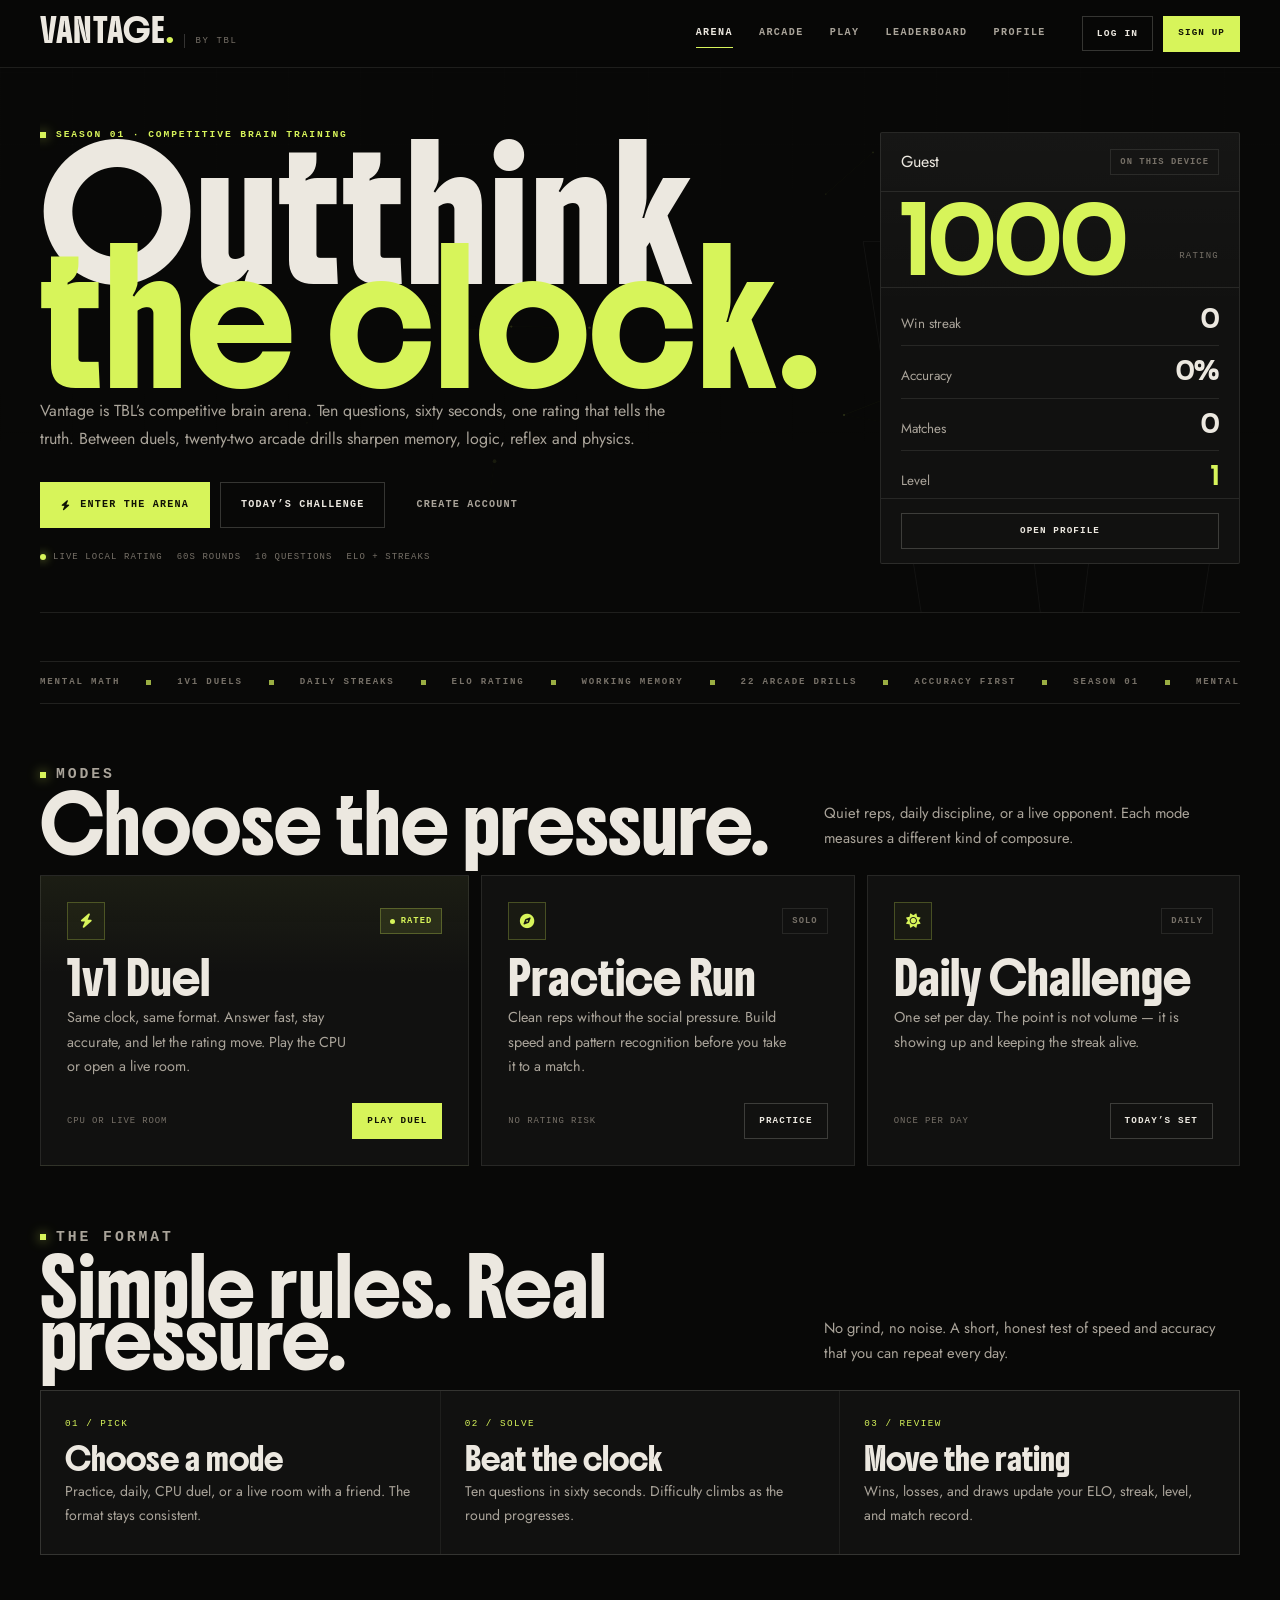
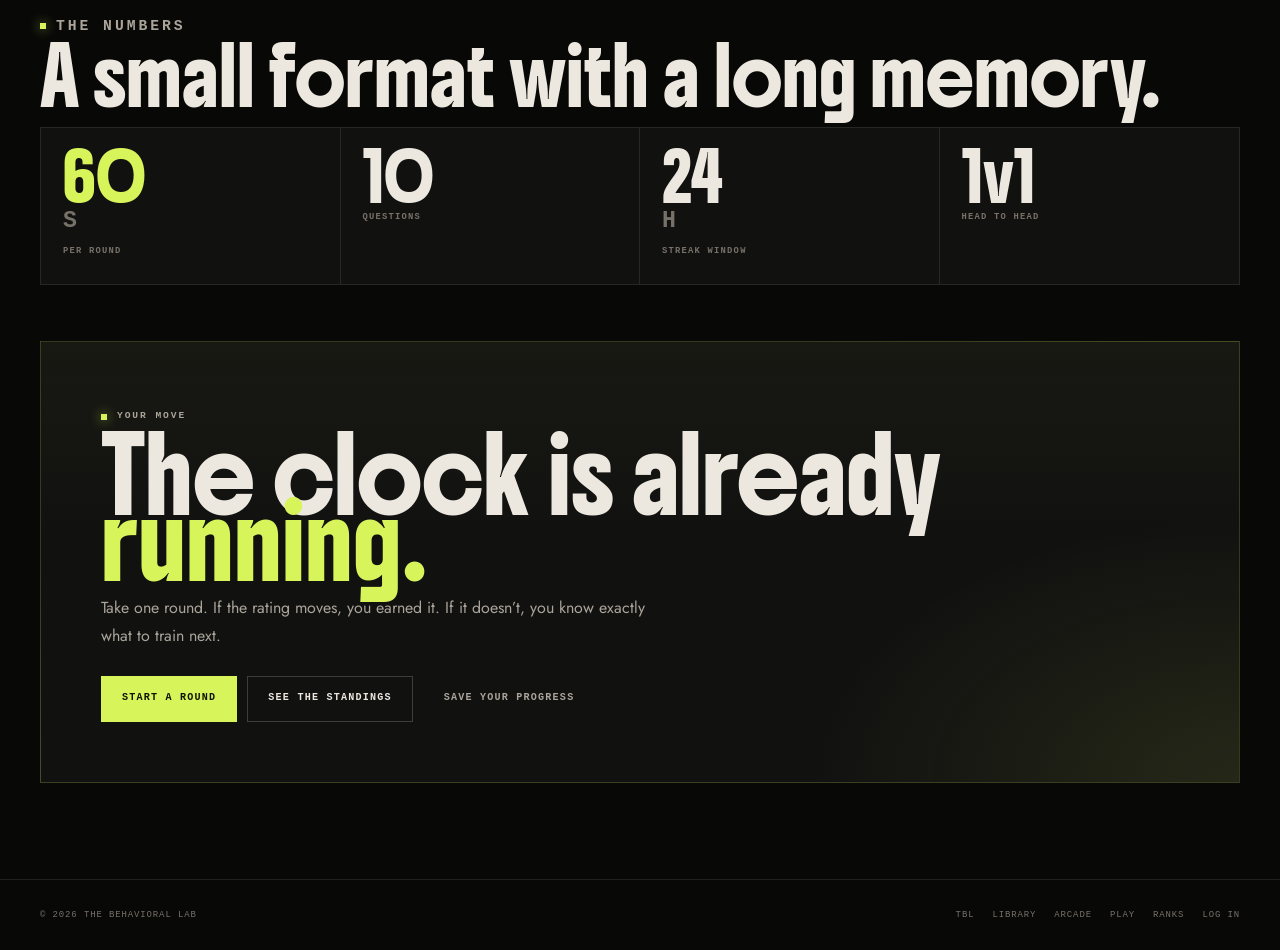
<file: game/index.html>
<!doctype html>
<html lang="en">
<head>
  <meta charset="UTF-8" />
  <meta name="viewport" content="width=device-width, initial-scale=1.0" />
  <title>Vantage — Competitive Brain Training by TBL</title>
  <meta name="description" content="Vantage is The Behavioral Lab's competitive brain arena. Duel in mental math, protect a daily streak, and watch your rating tell the truth." />
  <meta name="theme-color" content="#080807" />
  <meta property="og:title" content="Vantage — Outthink the clock" />
  <meta property="og:description" content="Ten questions. Sixty seconds. One rating. Competitive brain training by The Behavioral Lab." />
  <link rel="icon" href="../assets/logo/favicon.ico" sizes="any" />
  <link rel="stylesheet" href="https://cdnjs.cloudflare.com/ajax/libs/font-awesome/6.5.2/css/all.min.css" crossorigin="anonymous" referrerpolicy="no-referrer" />
  <link rel="stylesheet" href="../css/root.css" data-fallbacks="/public/TBL/css/root.css,/TBL/css/root.css,../../css/root.css,../css/root.css" onerror="(function(l){var a=(l.dataset.fallbacks||'').split(',');var i=+(l.dataset.i||0);if(i<a.length){l.dataset.i=i+1;l.href=a[i];}})(this)" />
  <link rel="stylesheet" href="./css/game.css" data-fallbacks="/public/TBL/game/css/game.css,/TBL/game/css/game.css,../game/css/game.css,css/game.css" onerror="(function(l){var a=(l.dataset.fallbacks||'').split(',');var i=+(l.dataset.i||0);if(i<a.length){l.dataset.i=i+1;l.href=a[i];}})(this)" />
</head>
<body class="game-page">
  <a class="v-skip" href="#main">Skip to content</a>

  <header class="v-header">
    <div class="v-header-inner">
      <a class="v-brand" href="./index.html" aria-label="Vantage by The Behavioral Lab">
        <span class="v-brand-mark">VANTAGE<span>.</span></span>
        <span class="v-brand-sub">by TBL</span>
      </a>
      <nav class="v-nav" aria-label="Vantage">
        <a href="./index.html" aria-current="page">Arena</a>
        <a href="./arcade.html">Arcade</a>
        <a href="./play.html">Play</a>
        <a href="./leaderboard.html">Leaderboard</a>
        <a href="./profile.html">Profile</a>
      </nav>
      <div class="v-auth" data-auth-area>
        <a class="v-auth-link" href="./login.html">Log in</a>
        <a class="v-btn v-btn-signal v-btn-sm" href="./signup.html">Sign up</a>
      </div>
    </div>
  </header>

  <main id="main" class="v-shell">
    <section class="v-hero-stage">
      <canvas class="v-field" data-signal-field aria-hidden="true"></canvas>
      <div class="v-hero">
        <div>
          <p class="v-kicker v-rise">Season 01 · Competitive brain training</p>
          <h1 class="v-rise v-rise-1">Outthink <span class="v-hero-accent">the clock.</span></h1>
          <p class="v-lead v-rise v-rise-2">Vantage is TBL’s competitive brain arena. Ten questions, sixty seconds, one rating that tells the truth. Between duels, twenty-two arcade drills sharpen memory, logic, reflex and physics.</p>
          <div class="v-hero-actions v-rise v-rise-3">
            <a href="./play.html" class="v-btn v-btn-signal"><i class="fa-solid fa-bolt" aria-hidden="true"></i> Enter the arena</a>
            <a href="./play.html?mode=daily" class="v-btn">Today’s challenge</a>
            <a href="./signup.html" class="v-btn v-btn-ghost" data-guest-only>Create account</a>
          </div>
          <div class="v-live-row v-rise v-rise-4">
            <span><i class="v-live-dot" aria-hidden="true"></i> Live local rating</span>
            <span>60s rounds</span>
            <span>10 questions</span>
            <span>ELO + streaks</span>
          </div>
        </div>

        <aside class="v-card v-standing v-rise v-rise-4" aria-label="Your standing">
          <div class="v-card-head">
            <span data-auth-name>Guest</span>
            <span class="v-chip">On this device</span>
          </div>
          <div class="v-standing-score">
            <strong data-stat="rating">1000</strong>
            <span>Rating</span>
          </div>
          <div class="v-standing-body">
            <div class="v-row"><span class="v-row-label">Win streak</span><span class="v-row-value" data-stat="streak">0</span></div>
            <div class="v-row"><span class="v-row-label">Accuracy</span><span class="v-row-value" data-stat="accuracy">0%</span></div>
            <div class="v-row"><span class="v-row-label">Matches</span><span class="v-row-value" data-stat="games">0</span></div>
            <div class="v-row"><span class="v-row-label">Level</span><span class="v-row-value is-signal" data-stat="level">1</span></div>
          </div>
          <div class="v-standing-foot">
            <a href="./profile.html" class="v-btn v-btn-sm">Open profile</a>
          </div>
        </aside>
      </div>
    </section>

    <div class="v-marquee" aria-hidden="true">
      <div class="v-marquee-track">
        <span>Mental math</span><span>1v1 duels</span><span>Daily streaks</span><span>ELO rating</span><span>Working memory</span><span>22 arcade drills</span><span>Accuracy first</span><span>Season 01</span>
        <span>Mental math</span><span>1v1 duels</span><span>Daily streaks</span><span>ELO rating</span><span>Working memory</span><span>22 arcade drills</span><span>Accuracy first</span><span>Season 01</span>
      </div>
    </div>

    <section class="v-section" aria-labelledby="modes-title">
      <div class="v-section-head">
        <div>
          <p class="v-kicker">Modes</p>
          <h2 id="modes-title">Choose the pressure.</h2>
        </div>
        <p>Quiet reps, daily discipline, or a live opponent. Each mode measures a different kind of composure.</p>
      </div>

      <div class="v-modes">
        <article class="v-mode is-featured reveal">
          <div class="v-mode-top">
            <div class="v-mode-icon"><i class="fa-solid fa-bolt" aria-hidden="true"></i></div>
            <span class="v-chip v-chip-live">Rated</span>
          </div>
          <h3>1v1 Duel</h3>
          <p>Same clock, same format. Answer fast, stay accurate, and let the rating move. Play the CPU or open a live room.</p>
          <div class="v-mode-foot">
            <span class="v-mode-meta">CPU or live room</span>
            <a href="./play.html?mode=duel" class="v-btn v-btn-signal v-btn-sm">Play duel</a>
          </div>
        </article>

        <article class="v-mode reveal">
          <div class="v-mode-top">
            <div class="v-mode-icon"><i class="fa-solid fa-compass" aria-hidden="true"></i></div>
            <span class="v-chip">Solo</span>
          </div>
          <h3>Practice Run</h3>
          <p>Clean reps without the social pressure. Build speed and pattern recognition before you take it to a match.</p>
          <div class="v-mode-foot">
            <span class="v-mode-meta">No rating risk</span>
            <a href="./play.html?mode=practice" class="v-btn v-btn-sm">Practice</a>
          </div>
        </article>

        <article class="v-mode reveal">
          <div class="v-mode-top">
            <div class="v-mode-icon"><i class="fa-solid fa-sun" aria-hidden="true"></i></div>
            <span class="v-chip">Daily</span>
          </div>
          <h3>Daily Challenge</h3>
          <p>One set per day. The point is not volume — it is showing up and keeping the streak alive.</p>
          <div class="v-mode-foot">
            <span class="v-mode-meta">Once per day</span>
            <a href="./play.html?mode=daily" class="v-btn v-btn-sm">Today’s set</a>
          </div>
        </article>
      </div>
    </section>

    <section class="v-section" aria-labelledby="format-title">
      <div class="v-section-head">
        <div>
          <p class="v-kicker">The format</p>
          <h2 id="format-title">Simple rules. Real pressure.</h2>
        </div>
        <p>No grind, no noise. A short, honest test of speed and accuracy that you can repeat every day.</p>
      </div>

      <div class="v-steps reveal">
        <div class="v-step">
          <div class="v-step-num">01 / PICK</div>
          <h3>Choose a mode</h3>
          <p>Practice, daily, CPU duel, or a live room with a friend. The format stays consistent.</p>
        </div>
        <div class="v-step">
          <div class="v-step-num">02 / SOLVE</div>
          <h3>Beat the clock</h3>
          <p>Ten questions in sixty seconds. Difficulty climbs as the round progresses.</p>
        </div>
        <div class="v-step">
          <div class="v-step-num">03 / REVIEW</div>
          <h3>Move the rating</h3>
          <p>Wins, losses, and draws update your ELO, streak, level, and match record.</p>
        </div>
      </div>
    </section>

    <section class="v-section" aria-labelledby="numbers-title">
      <div class="v-section-head">
        <div>
          <p class="v-kicker">The numbers</p>
          <h2 id="numbers-title">A small format with a long memory.</h2>
        </div>
      </div>
      <div class="v-metrics reveal">
        <div class="v-metric"><strong class="is-signal">60<span style="font-size:0.5em">s</span></strong><span>Per round</span></div>
        <div class="v-metric"><strong>10</strong><span>Questions</span></div>
        <div class="v-metric"><strong>24<span style="font-size:0.5em">h</span></strong><span>Streak window</span></div>
        <div class="v-metric"><strong>1v1</strong><span>Head to head</span></div>
      </div>
    </section>

    <section class="v-cta reveal" aria-labelledby="cta-title">
      <p class="v-kicker">Your move</p>
      <h2 id="cta-title">The clock is already <span>running.</span></h2>
      <p>Take one round. If the rating moves, you earned it. If it doesn’t, you know exactly what to train next.</p>
      <div class="v-cta-actions">
        <a href="./play.html" class="v-btn v-btn-signal">Start a round</a>
        <a href="./leaderboard.html" class="v-btn">See the standings</a>
        <a href="./signup.html" class="v-btn v-btn-ghost" data-guest-only>Save your progress</a>
      </div>
    </section>
  </main>

  <footer class="v-footer">
    <div class="v-footer-inner">
      <p>© <span data-year></span> The Behavioral Lab</p>
      <div class="v-footer-links">
        <a href="../index.html">TBL</a>
        <a href="../page/books.html">Library</a>
        <a href="./arcade.html">Arcade</a>
        <a href="./play.html">Play</a>
        <a href="./leaderboard.html">Ranks</a>
        <a href="./login.html">Log in</a>
      </div>
    </div>
  </footer>

  <nav class="v-tabbar" aria-label="Vantage mobile navigation">
    <a href="./index.html" aria-current="page"><i class="fa-solid fa-crosshairs" aria-hidden="true"></i>Arena</a>
    <a href="./arcade.html"><i class="fa-solid fa-gamepad" aria-hidden="true"></i>Arcade</a>
    <a href="./play.html"><i class="fa-solid fa-bolt" aria-hidden="true"></i>Play</a>
    <a href="./leaderboard.html"><i class="fa-solid fa-ranking-star" aria-hidden="true"></i>Ranks</a>
    <a href="./profile.html"><i class="fa-solid fa-user" aria-hidden="true"></i>Profile</a>
  </nav>

  <script src="../js/main.js"></script>
  <script src="./js/game-common.js"></script>
  <script src="./js/firebase-config.js"></script>
  <script src="./js/vantage-auth.js"></script>
  <script src="./js/game-ui.js"></script>
  <script>
    (() => {
      const state = Vantage.load();
      const set = (key, value) => {
        document.querySelectorAll(`[data-stat="${key}"]`).forEach((el) => { el.textContent = value; });
      };
      set('rating', state.rating);
      set('streak', state.streak);
      set('accuracy', Vantage.accuracy(state) + '%');
      set('games', state.gamesPlayed);
      set('level', state.level);

      // Signal field — lightweight canvas, pauses when hidden or reduced motion.
      const canvas = document.querySelector('[data-signal-field]');
      if (!canvas) return;
      const ctx = canvas.getContext('2d');
      if (!ctx) return;
      const reduce = window.matchMedia('(prefers-reduced-motion: reduce)').matches;
      let width = 0, height = 0, points = [], raf = null, visible = true;

      function resize() {
        const rect = canvas.getBoundingClientRect();
        const dpr = Math.min(window.devicePixelRatio || 1, 1.5);
        width = Math.max(1, rect.width);
        height = Math.max(1, rect.height);
        canvas.width = Math.round(width * dpr);
        canvas.height = Math.round(height * dpr);
        ctx.setTransform(dpr, 0, 0, dpr, 0, 0);
        const count = Math.min(48, Math.max(18, Math.round((width * height) / 24000)));
        points = Array.from({ length: count }, () => ({
          x: Math.random() * width,
          y: Math.random() * height,
          vx: (Math.random() - 0.5) * 0.22,
          vy: (Math.random() - 0.5) * 0.22,
          r: Math.random() * 1.4 + 0.5
        }));
      }

      function frame() {
        ctx.clearRect(0, 0, width, height);
        for (let i = 0; i < points.length; i++) {
          const p = points[i];
          if (!reduce) {
            p.x += p.vx; p.y += p.vy;
            if (p.x < -20) p.x = width + 20; if (p.x > width + 20) p.x = -20;
            if (p.y < -20) p.y = height + 20; if (p.y > height + 20) p.y = -20;
          }
          for (let j = i + 1; j < points.length; j++) {
            const q = points[j];
            const dx = p.x - q.x, dy = p.y - q.y;
            const dist = Math.sqrt(dx * dx + dy * dy);
            if (dist < 132) {
              ctx.strokeStyle = `rgba(215,244,90,${0.12 * (1 - dist / 132)})`;
              ctx.lineWidth = 1;
              ctx.beginPath();
              ctx.moveTo(p.x, p.y);
              ctx.lineTo(q.x, q.y);
              ctx.stroke();
            }
          }
          ctx.fillStyle = 'rgba(215,244,90,0.42)';
          ctx.beginPath();
          ctx.arc(p.x, p.y, p.r, 0, Math.PI * 2);
          ctx.fill();
        }
        if (!reduce && visible) raf = requestAnimationFrame(frame);
      }

      resize();
      frame();
      window.addEventListener('resize', () => { resize(); if (reduce) frame(); }, { passive: true });
      document.addEventListener('visibilitychange', () => {
        visible = !document.hidden;
        if (visible && !reduce) { cancelAnimationFrame(raf); raf = requestAnimationFrame(frame); }
        else cancelAnimationFrame(raf);
      });
    })();
  </script>
</body>
</html>
</file>
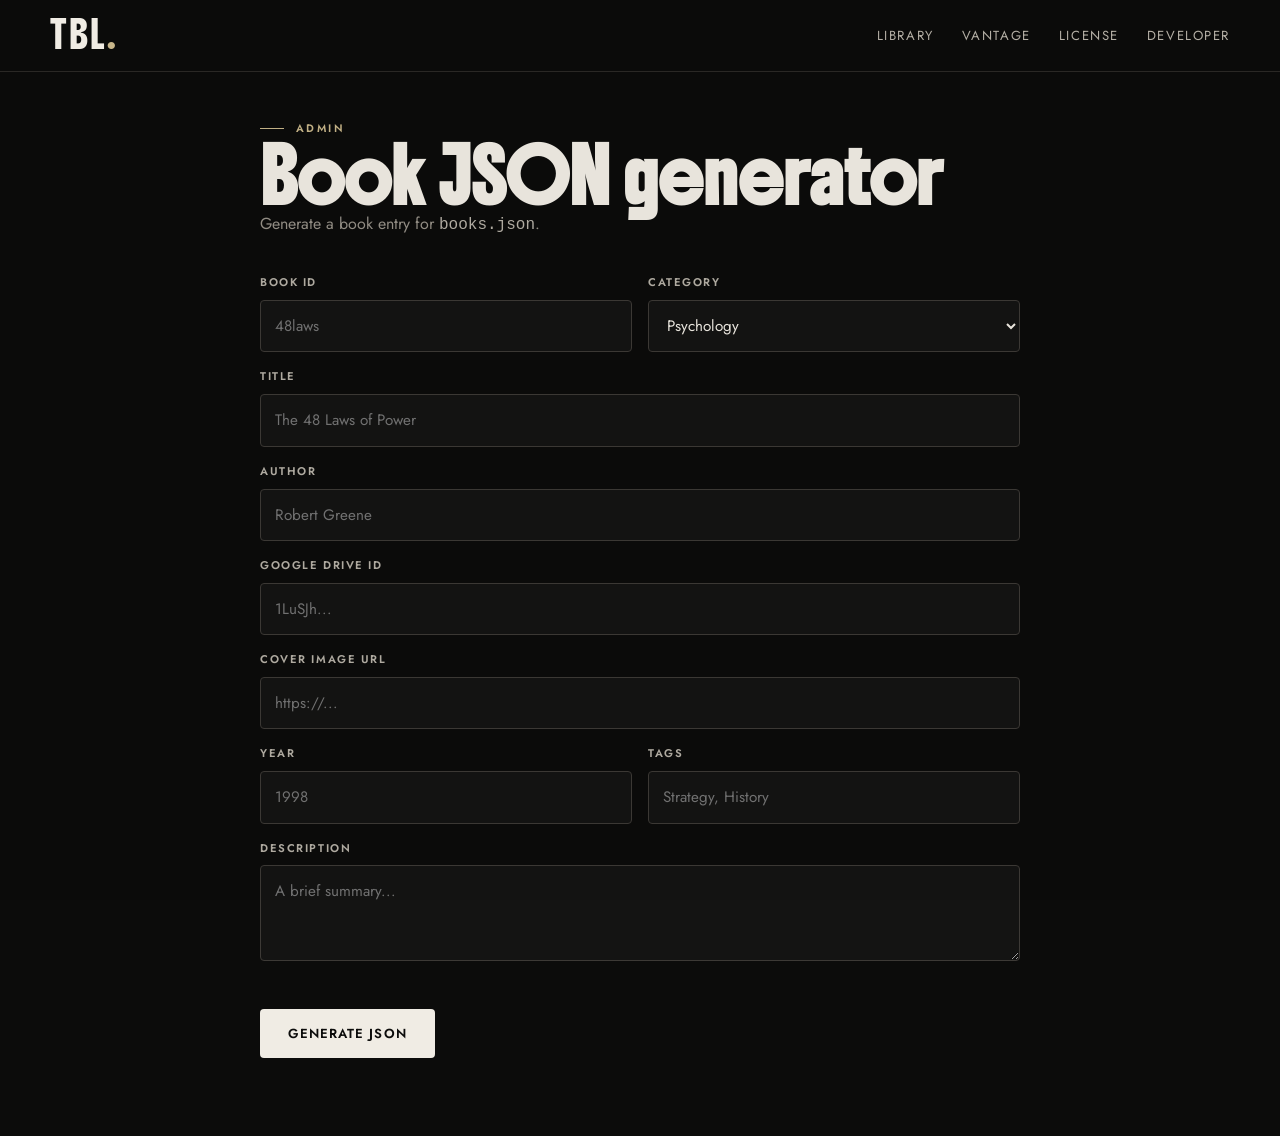
<file: book-gen.html>
<!doctype html>
<html lang="en">
  <head>
    <meta charset="UTF-8" />
    <meta name="viewport" content="width=device-width, initial-scale=1.0" />
    <title>Book JSON Generator — The Behavioral Lab</title>
    <meta name="robots" content="noindex" />
    <meta name="theme-color" content="#0c0c0b" />
    <link rel="icon" href="./assets/logo/favicon.ico" sizes="any" />
    <link rel="stylesheet" href="https://cdnjs.cloudflare.com/ajax/libs/font-awesome/6.5.2/css/all.min.css" crossorigin="anonymous" referrerpolicy="no-referrer" />
    <link rel="stylesheet" href="./css/root.css" />
    <style>
      .gen-main { padding: calc(var(--header-h) + 48px) 0 80px; }
      .gen-wrap { width: min(100% - 2*var(--gutter), 760px); margin-inline: auto; }
      .gen-title { font-family: var(--font-display); font-size: clamp(2rem, 5vw, 3.2rem); line-height: 1; margin: 14px 0 8px; }
      .gen-desc { color: var(--stone); margin-bottom: 36px; }
      .form-grid { display: grid; gap: 16px; }
      @media (min-width: 640px) { .form-grid.cols-2 { grid-template-columns: 1fr 1fr; } }
      .field label { display: block; font-size: 0.7rem; font-weight: 600; letter-spacing: 0.14em; text-transform: uppercase; color: var(--paper-muted); margin-bottom: 8px; }
      .field input, .field select, .field textarea {
        width: 100%; padding: 13px 14px; background: var(--ink-soft); border: 1px solid var(--line-strong);
        color: var(--paper); border-radius: var(--radius); font-size: 0.95rem;
      }
      .field input:focus, .field select:focus, .field textarea:focus { outline: none; border-color: var(--brass); }
      .field textarea { resize: vertical; min-height: 96px; }
      .gen-actions { margin-top: 24px; }
      .output { margin-top: 32px; border: 1px solid var(--line); background: var(--ink-soft); padding: 20px; position: relative; }
      .output pre { font-family: ui-monospace, SFMono-Regular, monospace; font-size: 0.84rem; color: #b9d7b0; white-space: pre-wrap; word-break: break-word; line-height: 1.65; margin: 0; overflow-x: auto; }
      .copy-btn {
        position: absolute; top: 12px; right: 12px; padding: 8px 12px; font-size: 0.72rem; font-weight: 600;
        letter-spacing: 0.06em; text-transform: uppercase; border: 1px solid var(--line-strong); color: var(--paper-muted);
        background: var(--ink); border-radius: var(--radius); cursor: pointer;
      }
      .copy-btn:hover { color: var(--paper); border-color: var(--stone); }
    </style>
  </head>
  <body>
    <a class="sr-only" href="#main">Skip to content</a>
    <header class="site-header">
      <div class="container">
        <a href="./index.html" class="brand" aria-label="The Behavioral Lab home">TBL<span>.</span></a>
        <nav class="header-nav" aria-label="Primary">
          <a href="./page/books.html">Library</a>
          <a href="./game/index.html">Vantage</a>
          <a href="./page/license.html">License</a>
          <a href="./page/developer.html">Developer</a>
        </nav>
        <button class="menu-toggle" data-menu-toggle aria-expanded="false" aria-controls="site-drawer" aria-label="Open menu"><span></span><span></span><span></span></button>
      </div>
    </header>
    <div class="drawer-backdrop" id="drawer-backdrop" data-menu-close></div>
    <aside class="drawer" id="site-drawer" aria-label="Menu">
      <div class="drawer-head"><span class="drawer-title">Menu</span><button class="drawer-close" data-menu-close aria-label="Close menu"><i class="fa-solid fa-xmark" aria-hidden="true"></i></button></div>
      <div class="drawer-body"><nav class="drawer-links" aria-label="Mobile">
        <a href="./index.html"><i class="fa-solid fa-house" aria-hidden="true"></i> Home</a>
        <a href="./page/books.html"><i class="fa-solid fa-book" aria-hidden="true"></i> Library</a>
        <a href="./game/index.html"><i class="fa-solid fa-bolt" aria-hidden="true"></i> Vantage</a>
        <a href="./page/license.html"><i class="fa-solid fa-scale-balanced" aria-hidden="true"></i> License</a>
        <a href="./page/developer.html"><i class="fa-solid fa-code" aria-hidden="true"></i> Developer</a>
      </nav></div>
    </aside>

    <main id="main" class="page-main gen-main">
      <div class="gen-wrap">
        <p class="section-label">Admin</p>
        <h1 class="gen-title">Book JSON generator</h1>
        <p class="gen-desc">Generate a book entry for <code style="color:var(--paper-muted)">books.json</code>.</p>

        <form id="genForm" class="form-grid" novalidate>
          <div class="form-grid cols-2">
            <div class="field"><label for="id">Book ID</label><input id="id" required placeholder="48laws" autocomplete="off" /></div>
            <div class="field"><label for="category">Category</label>
              <select id="category"><option>Psychology</option><option>Power</option><option>Influence</option><option>Strategy</option></select>
            </div>
          </div>
          <div class="field"><label for="title">Title</label><input id="title" required placeholder="The 48 Laws of Power" /></div>
          <div class="field"><label for="author">Author</label><input id="author" required placeholder="Robert Greene" /></div>
          <div class="field"><label for="drive_id">Google Drive ID</label><input id="drive_id" required placeholder="1LuSJh..." /></div>
          <div class="field"><label for="cover">Cover image URL</label><input id="cover" type="url" placeholder="https://..." /></div>
          <div class="form-grid cols-2">
            <div class="field"><label for="year">Year</label><input id="year" type="number" min="0" max="2100" placeholder="1998" /></div>
            <div class="field"><label for="tags">Tags</label><input id="tags" placeholder="Strategy, History" /></div>
          </div>
          <div class="field"><label for="description">Description</label><textarea id="description" placeholder="A brief summary..."></textarea></div>
          <div class="gen-actions"><button type="submit" class="btn btn-primary">Generate JSON</button></div>
        </form>

        <div class="output" id="output" hidden>
          <button class="copy-btn" id="copyBtn" type="button"><i class="fa-solid fa-copy" aria-hidden="true"></i> Copy</button>
          <pre id="jsonOut"></pre>
        </div>
      </div>
    </main>

    <script src="./js/main.js"></script>
    <script>
      const form = document.getElementById('genForm');
      const out = document.getElementById('output');
      const pre = document.getElementById('jsonOut');
      form.addEventListener('submit', (e) => {
        e.preventDefault();
        const val = id => document.getElementById(id).value.trim();
        if (!val('drive_id')) { document.getElementById('drive_id').focus(); return; }
        const data = {
          id: val('id') || 'untitled',
          title: val('title') || 'Untitled',
          author: val('author') || 'Unknown',
          category: val('category'),
          drive_id: val('drive_id'),
          cover: val('cover'),
          year: parseInt(val('year'), 10) || null,
          description: val('description'),
          tags: val('tags') ? val('tags').split(',').map(t => t.trim()).filter(Boolean) : []
        };
        pre.textContent = JSON.stringify(data, null, 2) + ',';
        out.hidden = false;
        out.scrollIntoView({ behavior: 'smooth', block: 'nearest' });
      });
      document.getElementById('copyBtn').addEventListener('click', async () => {
        const text = pre.textContent;
        try { await navigator.clipboard.writeText(text); } catch (_) {
          const ta = document.createElement('textarea'); ta.value = text; document.body.appendChild(ta); ta.select(); document.execCommand('copy'); ta.remove();
        }
        const btn = document.getElementById('copyBtn');
        btn.innerHTML = '<i class="fa-solid fa-check" aria-hidden="true"></i> Copied';
        setTimeout(() => btn.innerHTML = '<i class="fa-solid fa-copy" aria-hidden="true"></i> Copy', 1600);
      });
    </script>
  </body>
</html>
</file>
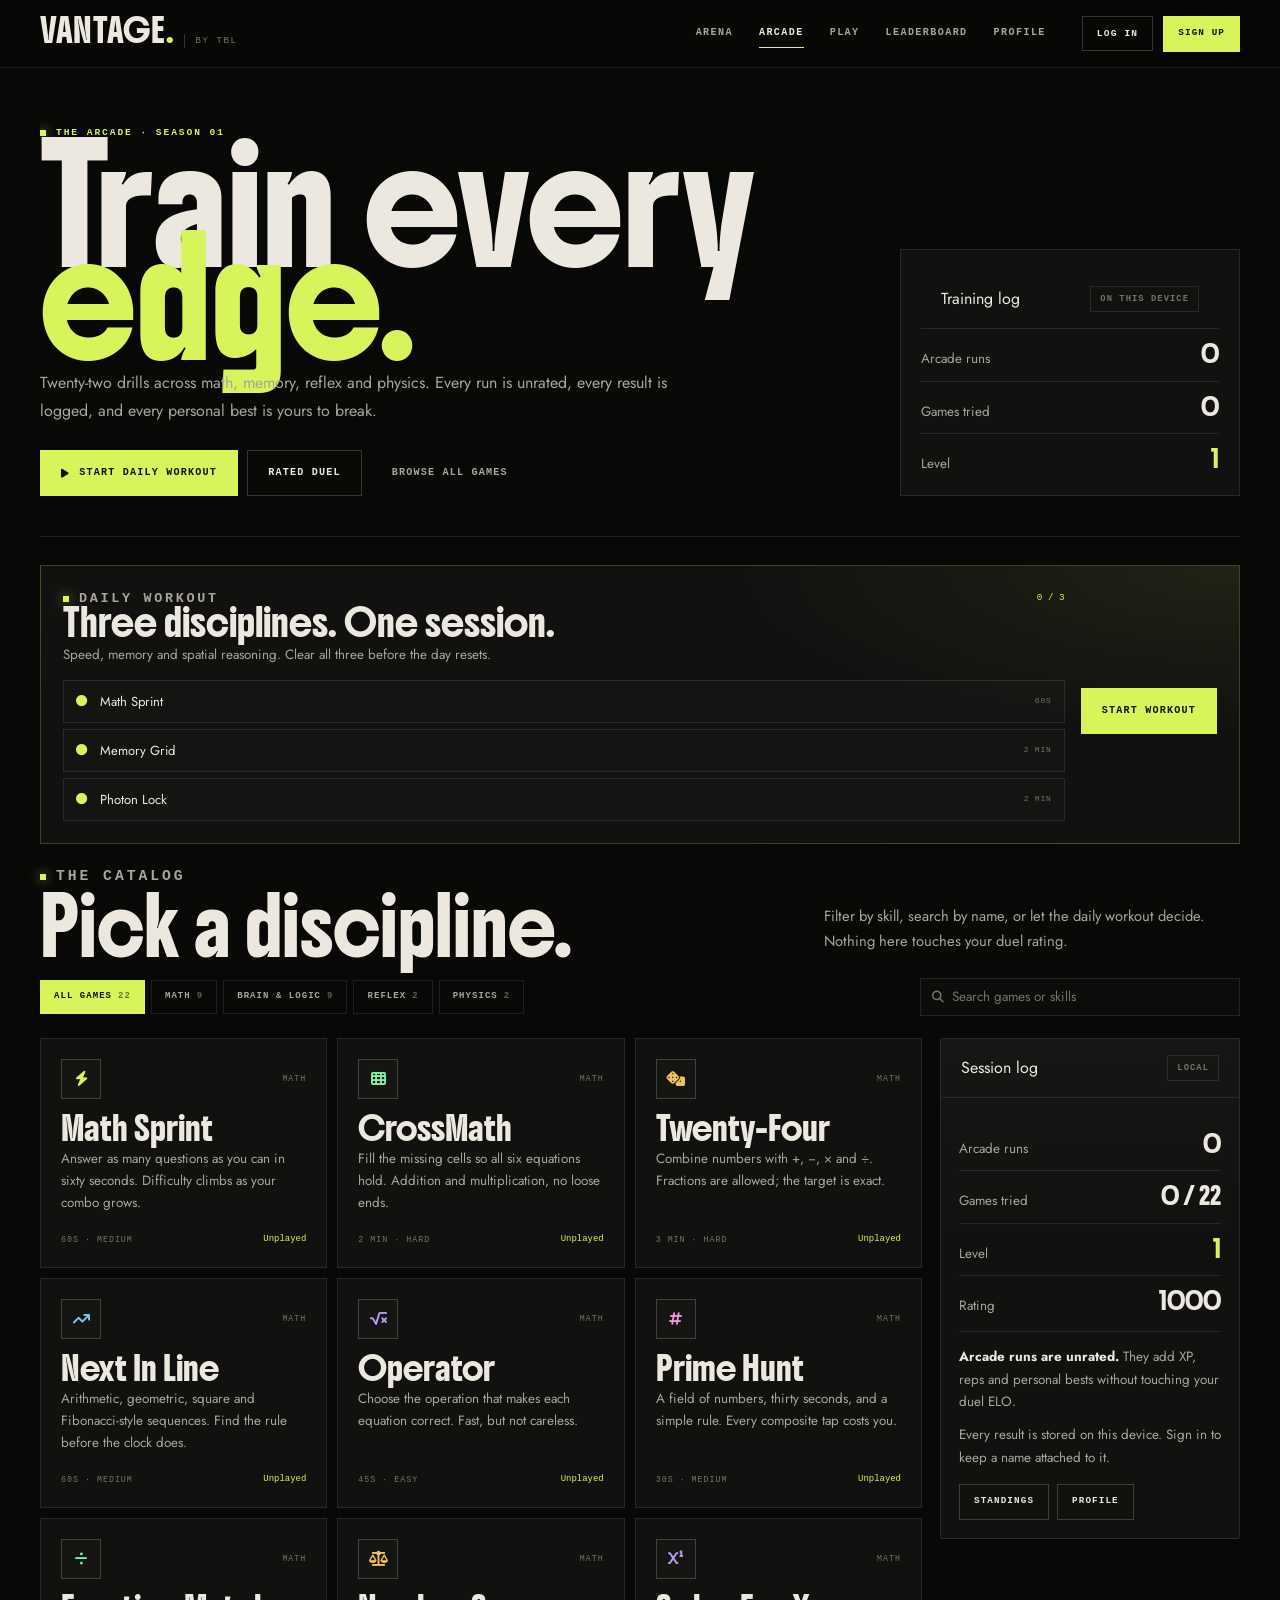
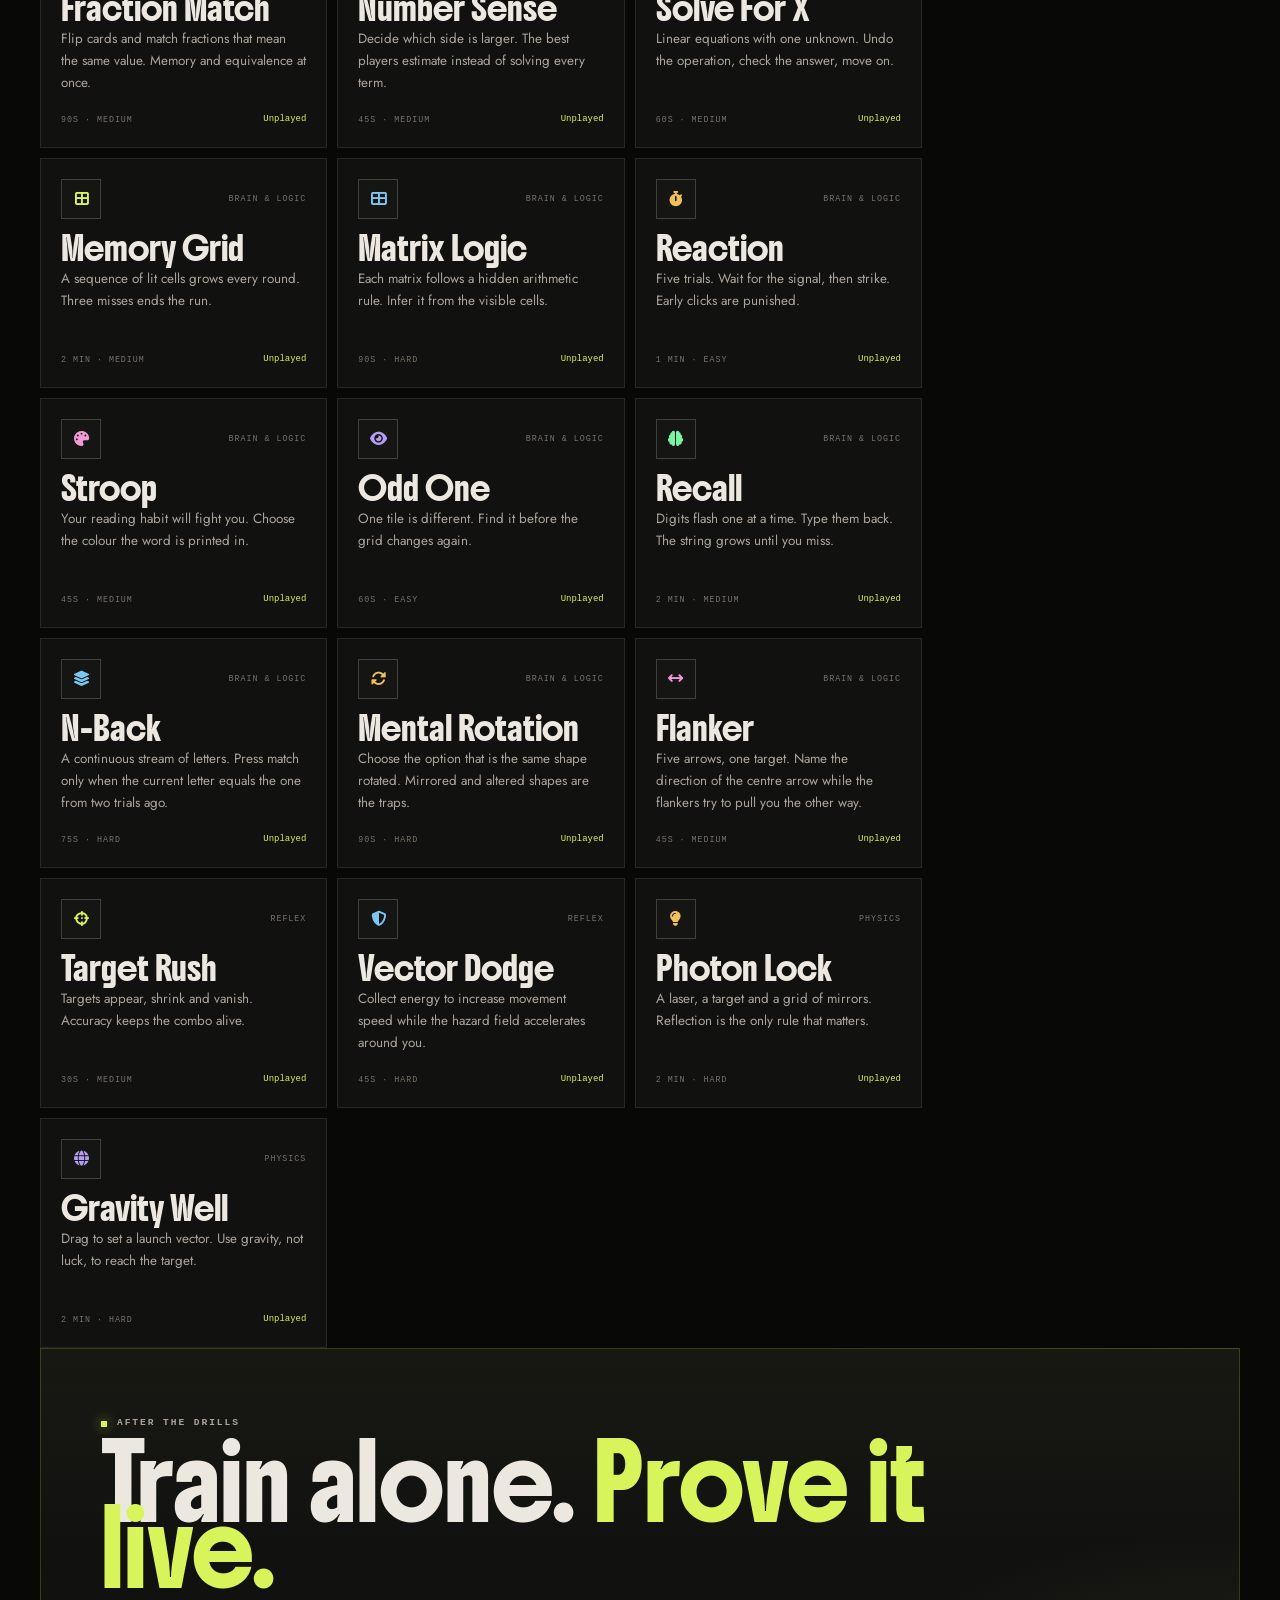
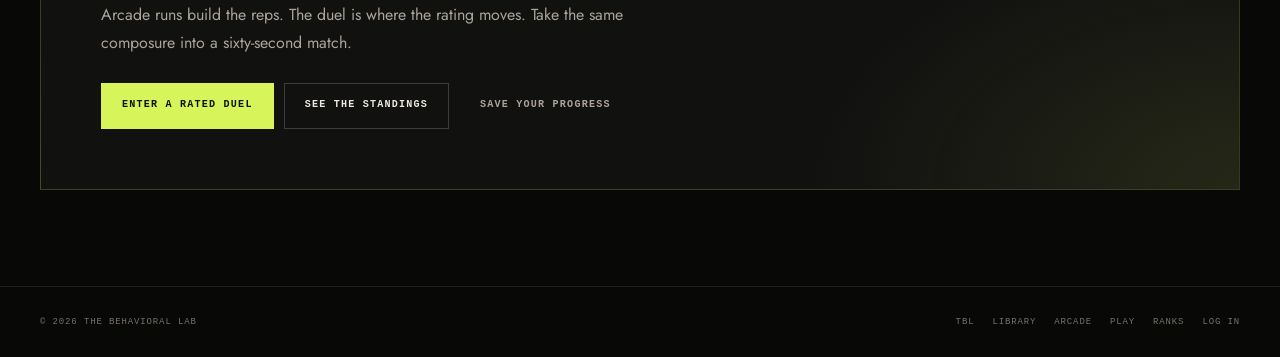
<file: game/arcade.html>
<!doctype html>
<html lang="en">
<head>
  <meta charset="UTF-8" />
  <meta name="viewport" content="width=device-width, initial-scale=1.0" />
  <title>Arcade — Vantage by TBL</title>
  <meta name="description" content="The Vantage arcade: math puzzles, memory and logic drills, reflex tests, and physics games. Twenty-two ways to train, all unrated and all tracked." />
  <meta name="theme-color" content="#080807" />
  <meta property="og:title" content="Vantage Arcade — Train every edge" />
  <meta property="og:description" content="Math, memory, reflex and physics games from The Behavioral Lab. Personal bests, XP and a daily three-game workout." />
  <link rel="icon" href="../assets/logo/favicon.ico" sizes="any" />
  <link rel="stylesheet" href="https://cdnjs.cloudflare.com/ajax/libs/font-awesome/6.5.2/css/all.min.css" crossorigin="anonymous" referrerpolicy="no-referrer" />
  <link rel="stylesheet" href="../css/root.css" data-fallbacks="/public/TBL/css/root.css,/TBL/css/root.css,../../css/root.css,../css/root.css" onerror="(function(l){var a=(l.dataset.fallbacks||'').split(',');var i=+(l.dataset.i||0);if(i<a.length){l.dataset.i=i+1;l.href=a[i];}})(this)" />
  <link rel="stylesheet" href="./css/game.css" data-fallbacks="/public/TBL/game/css/game.css,/TBL/game/css/game.css,../game/css/game.css,css/game.css" onerror="(function(l){var a=(l.dataset.fallbacks||'').split(',');var i=+(l.dataset.i||0);if(i<a.length){l.dataset.i=i+1;l.href=a[i];}})(this)" />
  <link rel="stylesheet" href="./css/arcade.css" data-fallbacks="/public/TBL/game/css/arcade.css,/TBL/game/css/arcade.css,../game/css/arcade.css,css/arcade.css" onerror="(function(l){var a=(l.dataset.fallbacks||'').split(',');var i=+(l.dataset.i||0);if(i<a.length){l.dataset.i=i+1;l.href=a[i];}})(this)" />
</head>
<body class="game-page">
  <a class="v-skip" href="#main">Skip to content</a>

  <header class="v-header">
    <div class="v-header-inner">
      <a class="v-brand" href="./index.html" aria-label="Vantage by The Behavioral Lab">
        <span class="v-brand-mark">VANTAGE<span>.</span></span>
        <span class="v-brand-sub">by TBL</span>
      </a>
      <nav class="v-nav" aria-label="Vantage">
        <a href="./index.html">Arena</a>
        <a href="./arcade.html" aria-current="page">Arcade</a>
        <a href="./play.html">Play</a>
        <a href="./leaderboard.html">Leaderboard</a>
        <a href="./profile.html">Profile</a>
      </nav>
      <div class="v-auth" data-auth-area>
        <a class="v-auth-link" href="./login.html">Log in</a>
        <a class="v-btn v-btn-signal v-btn-sm" href="./signup.html">Sign up</a>
      </div>
    </div>
  </header>

  <main id="main" class="v-shell">
    <section class="arcade-hero" aria-labelledby="arcade-title">
      <div>
        <p class="v-kicker v-rise">The arcade · Season 01</p>
        <h1 class="v-rise v-rise-1">Train every <span>edge.</span></h1>
        <p class="v-lead v-rise v-rise-2">Twenty-two drills across math, memory, reflex and physics. Every run is unrated, every result is logged, and every personal best is yours to break.</p>
        <div class="arcade-hero-actions v-rise v-rise-3">
          <button class="v-btn v-btn-signal" type="button" id="hero-workout"><i class="fa-solid fa-play" aria-hidden="true"></i> Start daily workout</button>
          <a class="v-btn" href="./play.html?mode=duel">Rated duel</a>
          <a class="v-btn v-btn-ghost" href="#arcade-catalog">Browse all games</a>
        </div>
      </div>
      <aside class="arcade-hero-stat v-rise v-rise-4" aria-label="Your arcade log">
        <div class="v-card-head"><span>Training log</span><span class="v-chip">On this device</span></div>
        <div class="v-row"><span class="v-row-label">Arcade runs</span><span class="v-row-value" data-arcade-stat="plays">0</span></div>
        <div class="v-row"><span class="v-row-label">Games tried</span><span class="v-row-value" data-arcade-stat="tried">0</span></div>
        <div class="v-row"><span class="v-row-label">Level</span><span class="v-row-value is-signal" data-arcade-stat="level">1</span></div>
      </aside>
    </section>

    <section id="arcade-catalog" aria-labelledby="catalog-title">
      <div class="arcade-workout" id="arcade-workout" aria-live="polite"></div>

      <div class="v-section-head">
        <div>
          <p class="v-kicker">The catalog</p>
          <h2 id="catalog-title">Pick a discipline.</h2>
        </div>
        <p>Filter by skill, search by name, or let the daily workout decide. Nothing here touches your duel rating.</p>
      </div>

      <div class="arcade-toolbar">
        <div class="arcade-filters" id="arcade-filters" role="group" aria-label="Filter games"></div>
        <label class="arcade-search">
          <i class="fa-solid fa-magnifying-glass" aria-hidden="true"></i>
          <span class="v-sr-only">Search games</span>
          <input id="arcade-search" type="search" placeholder="Search games or skills" autocomplete="off" />
        </label>
      </div>

      <div class="arcade-layout">
        <div class="arcade-grid" id="arcade-grid"></div>
        <aside class="v-card arcade-side" id="arcade-side" aria-label="Arcade session log"></aside>
      </div>
    </section>

    <section class="v-cta reveal" aria-labelledby="arcade-cta">
      <p class="v-kicker">After the drills</p>
      <h2 id="arcade-cta">Train alone. <span>Prove it live.</span></h2>
      <p>Arcade runs build the reps. The duel is where the rating moves. Take the same composure into a sixty-second match.</p>
      <div class="v-cta-actions">
        <a href="./play.html?mode=duel" class="v-btn v-btn-signal">Enter a rated duel</a>
        <a href="./leaderboard.html" class="v-btn">See the standings</a>
        <a href="./signup.html" class="v-btn v-btn-ghost" data-guest-only>Save your progress</a>
      </div>
    </section>
  </main>

  <footer class="v-footer">
    <div class="v-footer-inner">
      <p>© <span data-year></span> The Behavioral Lab</p>
      <div class="v-footer-links">
        <a href="../index.html">TBL</a>
        <a href="../page/books.html">Library</a>
        <a href="./arcade.html">Arcade</a>
        <a href="./play.html">Play</a>
        <a href="./leaderboard.html">Ranks</a>
        <a href="./login.html">Log in</a>
      </div>
    </div>
  </footer>

  <nav class="v-tabbar" aria-label="Vantage mobile navigation">
    <a href="./index.html"><i class="fa-solid fa-crosshairs" aria-hidden="true"></i>Arena</a>
    <a href="./arcade.html" aria-current="page"><i class="fa-solid fa-gamepad" aria-hidden="true"></i>Arcade</a>
    <a href="./play.html"><i class="fa-solid fa-bolt" aria-hidden="true"></i>Play</a>
    <a href="./leaderboard.html"><i class="fa-solid fa-ranking-star" aria-hidden="true"></i>Ranks</a>
    <a href="./profile.html"><i class="fa-solid fa-user" aria-hidden="true"></i>Profile</a>
  </nav>

  <div class="arcade-stage" id="arcade-stage" hidden role="dialog" aria-modal="true" aria-labelledby="arcade-stage-title">
    <div class="arcade-stage-inner">
      <div class="arcade-stage-head">
        <button class="arcade-back" type="button" id="arcade-close" aria-label="Close game and return to arcade">
          <i class="fa-solid fa-arrow-left" aria-hidden="true"></i>
        </button>
        <div class="arcade-stage-title">
          <p id="arcade-stage-kicker">Game</p>
          <h2 id="arcade-stage-title">Game</h2>
        </div>
        <div class="arcade-stage-stats">
          <span class="arcade-stage-score" id="arcade-stage-score">0</span>
          <span class="arcade-stage-status" id="arcade-stage-status">Loading</span>
        </div>
      </div>
      <div class="arcade-stage-progress" aria-hidden="true"><span id="arcade-progress"></span></div>
      <div class="arcade-mount" id="arcade-mount"></div>
      <div class="arcade-stage-foot">
        <span class="arcade-stage-note" id="arcade-stage-best">Best 0</span>
        <div style="display:flex;gap:8px;flex-wrap:wrap">
          <button class="v-btn v-btn-sm" type="button" id="arcade-restart">Restart</button>
          <button class="v-btn v-btn-sm" type="button" data-arcade-exit>Exit</button>
        </div>
      </div>

      <div class="arcade-result" id="arcade-result" hidden>
        <div class="arcade-result-card" role="status" aria-live="polite">
          <p class="g-kicker" id="result-kicker">Run complete</p>
          <h2 id="result-headline">Run logged.</h2>
          <p id="result-detail">Personal bests update automatically.</p>
          <div class="arcade-result-score" id="result-score">0</div>
          <span class="v-chip arcade-result-new" id="result-new" hidden>New personal best</span>
          <div class="arcade-result-stats">
            <div class="arcade-result-stat"><strong id="result-best">0</strong><span>Personal best</span></div>
            <div class="arcade-result-stat"><strong id="result-correct">—</strong><span>Correct</span></div>
            <div class="arcade-result-stat"><strong id="result-xp">+0 XP</strong><span>Earned</span></div>
          </div>
          <div class="arcade-result-actions">
            <button class="v-btn v-btn-signal" type="button" id="result-again">Play again</button>
            <button class="v-btn" type="button" id="result-close">Back to arcade</button>
          </div>
        </div>
      </div>
    </div>
  </div>

  <script src="../js/main.js"></script>
  <script src="./js/game-common.js"></script>
  <script src="./js/firebase-config.js"></script>
  <script src="./js/vantage-auth.js"></script>
  <script src="./js/game-ui.js"></script>
  <script type="module" src="./js/arcade.js"></script>
</body>
</html>
</file>
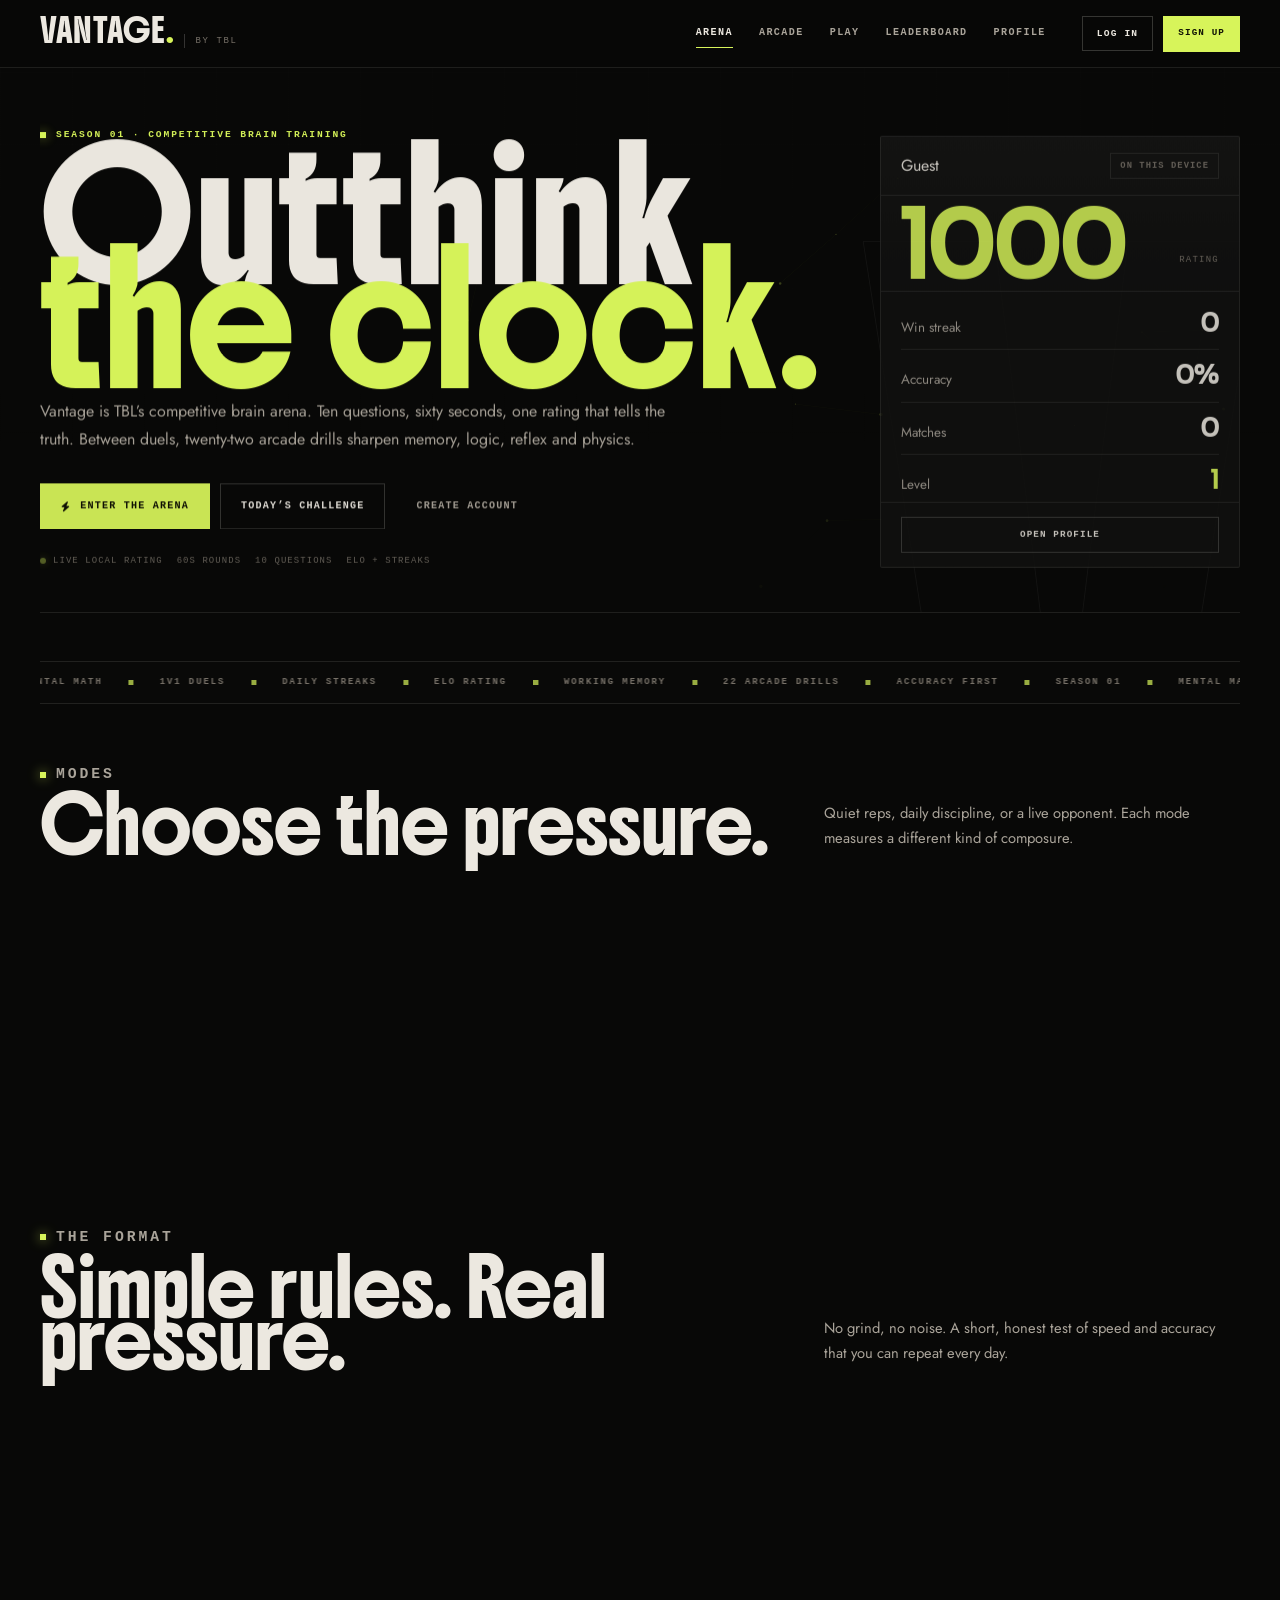
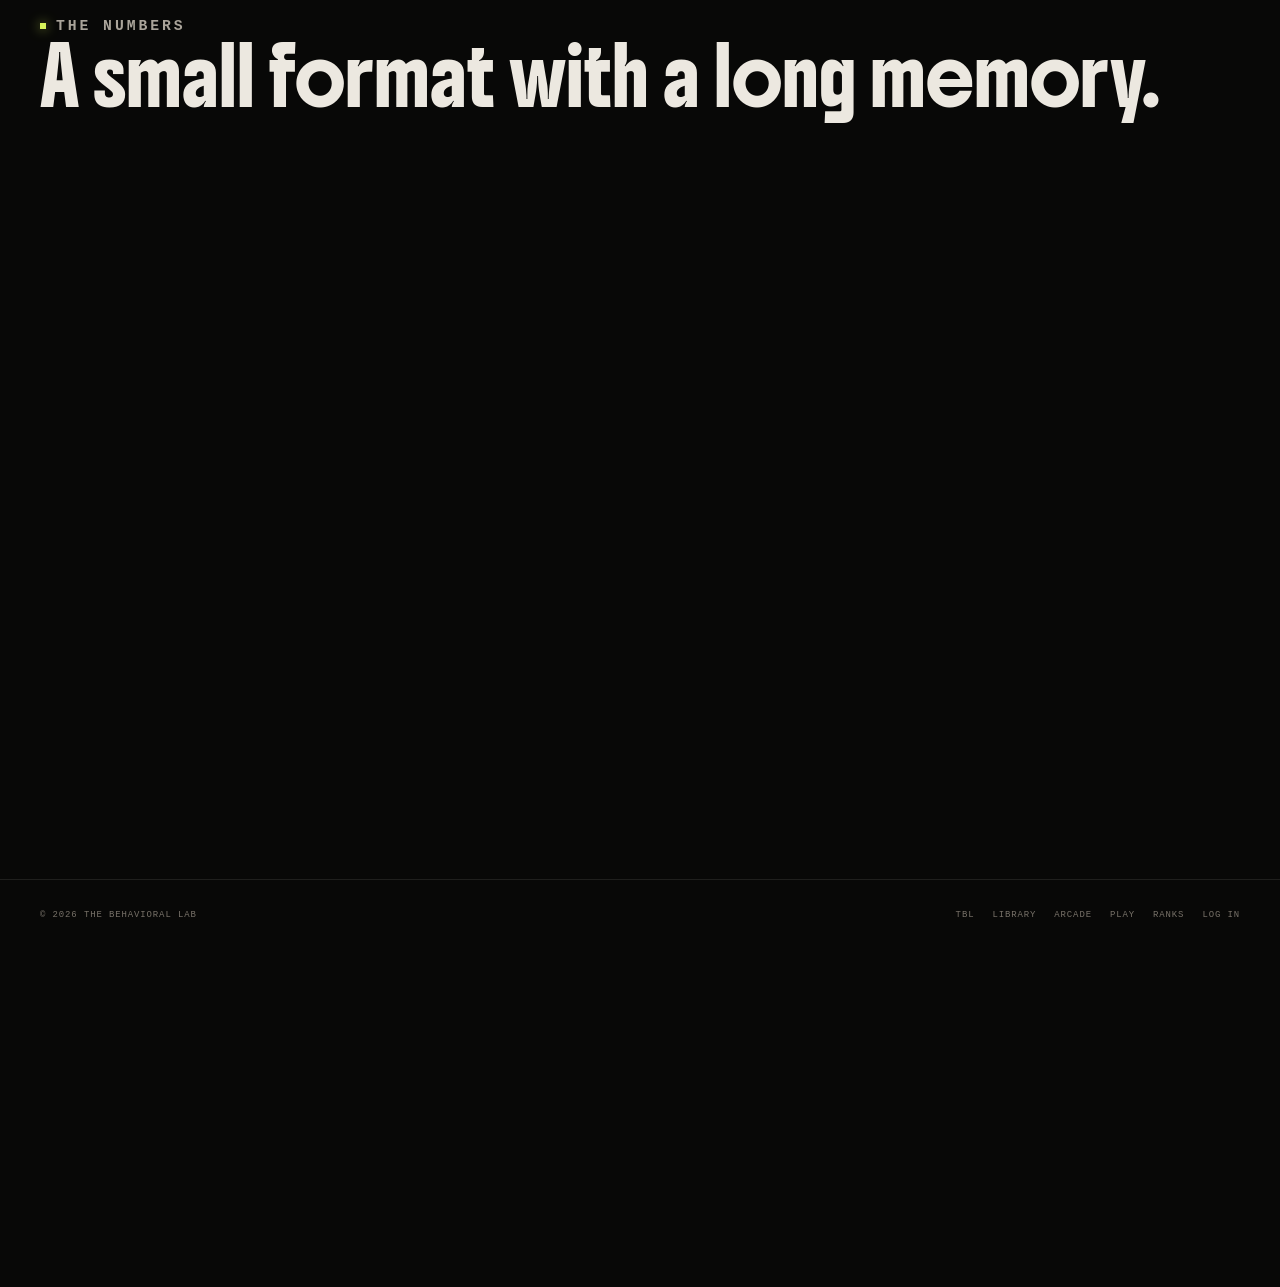
<file: game/home.html>
<!doctype html><meta charset="utf-8"><meta http-equiv="refresh" content="0; url=./index.html"><link rel="canonical" href="./index.html"><title>Redirecting…</title><p>Redirecting to <a href="./index.html">Vantage</a>…</p>
</file>
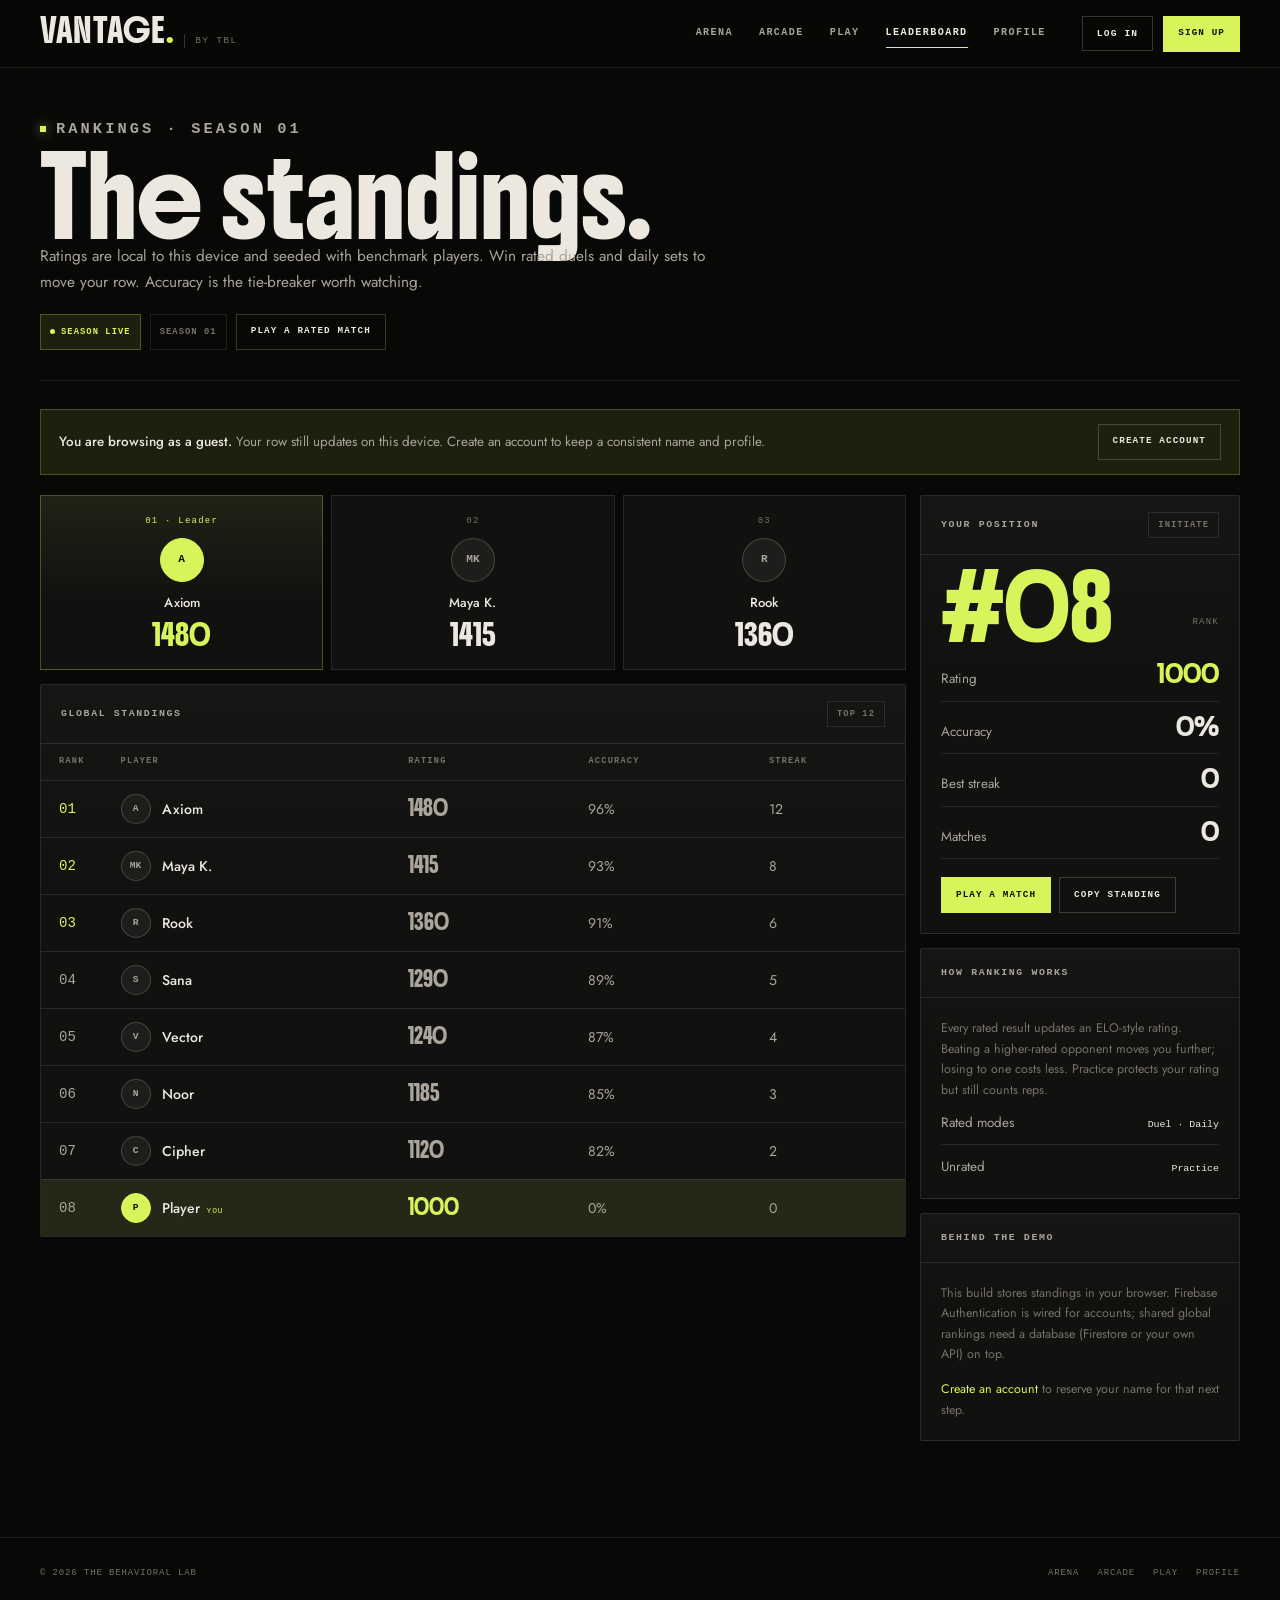
<file: game/leaderboard.html>
<!doctype html>
<html lang="en">
<head>
  <meta charset="UTF-8" />
  <meta name="viewport" content="width=device-width, initial-scale=1.0" />
  <title>Leaderboard — Vantage by The Behavioral Lab</title>
  <meta name="description" content="Vantage standings — ratings, accuracy, and streaks from The Behavioral Lab's competitive brain arena." />
  <meta name="theme-color" content="#080807" />
  <link rel="icon" href="../assets/logo/favicon.ico" sizes="any" />
  <link rel="stylesheet" href="https://cdnjs.cloudflare.com/ajax/libs/font-awesome/6.5.2/css/all.min.css" crossorigin="anonymous" referrerpolicy="no-referrer" />
  <link rel="stylesheet" href="../css/root.css" data-fallbacks="/public/TBL/css/root.css,/TBL/css/root.css,../../css/root.css,../css/root.css" onerror="(function(l){var a=(l.dataset.fallbacks||'').split(',');var i=+(l.dataset.i||0);if(i<a.length){l.dataset.i=i+1;l.href=a[i];}})(this)" />
  <link rel="stylesheet" href="./css/game.css" data-fallbacks="/public/TBL/game/css/game.css,/TBL/game/css/game.css,../game/css/game.css,css/game.css" onerror="(function(l){var a=(l.dataset.fallbacks||'').split(',');var i=+(l.dataset.i||0);if(i<a.length){l.dataset.i=i+1;l.href=a[i];}})(this)" />
</head>
<body class="game-page">
  <a class="v-skip" href="#main">Skip to content</a>

  <header class="v-header">
    <div class="v-header-inner">
      <a class="v-brand" href="./index.html" aria-label="Vantage by The Behavioral Lab">
        <span class="v-brand-mark">VANTAGE<span>.</span></span>
        <span class="v-brand-sub">by TBL</span>
      </a>
      <nav class="v-nav" aria-label="Vantage">
        <a href="./index.html">Arena</a>
        <a href="./arcade.html">Arcade</a>
        <a href="./play.html">Play</a>
        <a href="./leaderboard.html" aria-current="page">Leaderboard</a>
        <a href="./profile.html">Profile</a>
      </nav>
      <div class="v-auth" data-auth-area>
        <a class="v-auth-link" href="./login.html">Log in</a>
        <a class="v-btn v-btn-signal v-btn-sm" href="./signup.html">Sign up</a>
      </div>
    </div>
  </header>

  <main id="main" class="v-shell">
    <header class="v-page-head">
      <p class="v-kicker">Rankings · Season 01</p>
      <h1>The standings.</h1>
      <p>Ratings are local to this device and seeded with benchmark players. Win rated duels and daily sets to move your row. Accuracy is the tie-breaker worth watching.</p>
      <div class="v-page-head-actions">
        <span class="v-chip v-chip-live">Season live</span>
        <span class="v-chip" id="seasonLabel">Season 01</span>
        <a class="v-btn v-btn-sm" href="./play.html">Play a rated match</a>
      </div>
    </header>

    <div class="v-auth-banner" data-guest-only>
      <p><strong>You are browsing as a guest.</strong> Your row still updates on this device. Create an account to keep a consistent name and profile.</p>
      <a class="v-btn v-btn-sm" href="./signup.html">Create account</a>
    </div>

    <div class="v-lb-layout">
      <section aria-label="Leaderboard">
        <div class="v-podium" id="podium"></div>

        <div class="v-card reveal">
          <div class="v-card-head">
            <h2>Global standings</h2>
            <span class="v-chip">Top 12</span>
          </div>
          <div class="v-table-scroll">
            <table class="v-lb-table">
              <thead>
                <tr><th>Rank</th><th>Player</th><th>Rating</th><th>Accuracy</th><th>Streak</th></tr>
              </thead>
              <tbody id="lbBody"></tbody>
            </table>
          </div>
        </div>
      </section>

      <aside class="v-stack">
        <div class="v-card reveal">
          <div class="v-card-head"><h2>Your position</h2><span class="v-chip" id="myTier">—</span></div>
          <div class="v-card-body">
            <div class="v-standing-score" style="border-bottom:0;padding:6px 0 14px">
              <strong id="myRank">#—</strong>
              <span>Rank</span>
            </div>
            <div class="v-row"><span class="v-row-label">Rating</span><span class="v-row-value is-signal" id="myRating">1000</span></div>
            <div class="v-row"><span class="v-row-label">Accuracy</span><span class="v-row-value" id="myAcc">0%</span></div>
            <div class="v-row"><span class="v-row-label">Best streak</span><span class="v-row-value" id="myStreak">0</span></div>
            <div class="v-row"><span class="v-row-label">Matches</span><span class="v-row-value" id="myGames">0</span></div>
            <div style="display:flex;gap:8px;margin-top:18px;flex-wrap:wrap">
              <a href="./play.html" class="v-btn v-btn-signal v-btn-sm">Play a match</a>
              <button class="v-btn v-btn-sm" id="copyStanding" type="button">Copy standing</button>
            </div>
          </div>
        </div>

        <div class="v-card reveal">
          <div class="v-card-head"><h2>How ranking works</h2></div>
          <div class="v-card-body">
            <p class="v-note v-mt-0">Every rated result updates an ELO-style rating. Beating a higher-rated opponent moves you further; losing to one costs less. Practice protects your rating but still counts reps.</p>
            <div class="v-row"><span class="v-row-label">Rated modes</span><span class="v-row-value" style="font-family:var(--v-mono);font-size:0.62rem">Duel · Daily</span></div>
            <div class="v-row"><span class="v-row-label">Unrated</span><span class="v-row-value" style="font-family:var(--v-mono);font-size:0.62rem">Practice</span></div>
          </div>
        </div>

        <div class="v-card reveal">
          <div class="v-card-head"><h2>Behind the demo</h2></div>
          <div class="v-card-body">
            <p class="v-note v-mt-0">This build stores standings in your browser. Firebase Authentication is wired for accounts; shared global rankings need a database (Firestore or your own API) on top.</p>
            <p class="v-note"><a href="./signup.html" style="color:var(--v-signal)">Create an account</a> to reserve your name for that next step.</p>
          </div>
        </div>
      </aside>
    </div>
  </main>

  <footer class="v-footer">
    <div class="v-footer-inner">
      <p>© <span data-year></span> The Behavioral Lab</p>
      <div class="v-footer-links">
        <a href="./index.html">Arena</a>
        <a href="./arcade.html">Arcade</a>
        <a href="./play.html">Play</a>
        <a href="./profile.html">Profile</a>
      </div>
    </div>
  </footer>

  <nav class="v-tabbar" aria-label="Vantage mobile navigation">
    <a href="./index.html"><i class="fa-solid fa-crosshairs" aria-hidden="true"></i>Arena</a>
    <a href="./arcade.html"><i class="fa-solid fa-gamepad" aria-hidden="true"></i>Arcade</a>
    <a href="./play.html"><i class="fa-solid fa-bolt" aria-hidden="true"></i>Play</a>
    <a href="./leaderboard.html" aria-current="page"><i class="fa-solid fa-ranking-star" aria-hidden="true"></i>Ranks</a>
    <a href="./profile.html"><i class="fa-solid fa-user" aria-hidden="true"></i>Profile</a>
  </nav>

  <script src="../js/main.js"></script>
  <script src="./js/game-common.js"></script>
  <script src="./js/firebase-config.js"></script>
  <script src="./js/vantage-auth.js"></script>
  <script src="./js/game-ui.js"></script>
  <script>
    (() => {
      const esc = (value) => String(value == null ? '' : value).replace(/[&<>"']/g, (c) => (
        { '&': '&amp;', '<': '&lt;', '>': '&gt;', '"': '&quot;', "'": '&#39;' }[c]
      ));
      const seeds = [
        { name: 'Axiom', rating: 1480, acc: 96, streak: 12 },
        { name: 'Maya K.', rating: 1415, acc: 93, streak: 8 },
        { name: 'Rook', rating: 1360, acc: 91, streak: 6 },
        { name: 'Sana', rating: 1290, acc: 89, streak: 5 },
        { name: 'Vector', rating: 1240, acc: 87, streak: 4 },
        { name: 'Noor', rating: 1185, acc: 85, streak: 3 },
        { name: 'Cipher', rating: 1120, acc: 82, streak: 2 }
      ];

      function initials(name) {
        return (name || 'P').trim().split(/\s+/).map((w) => w[0]).join('').slice(0, 2).toUpperCase() || 'P';
      }

      function tier(rating) {
        if (rating >= 1450) return 'Signal';
        if (rating >= 1300) return 'Contender';
        if (rating >= 1150) return 'Challenger';
        return 'Initiate';
      }

      let rows = [];
      let me = null;

      function render() {
        const state = Vantage.load();
        me = {
          name: state.name || 'You',
          rating: state.rating,
          acc: Vantage.accuracy(state),
          streak: state.bestStreak || state.streak || 0,
          me: true
        };
        rows = [...seeds.filter((s) => s.name !== me.name), me].sort((a, b) => b.rating - a.rating).slice(0, 12);

        const podium = document.getElementById('podium');
        podium.innerHTML = rows.slice(0, 3).map((row, index) => `
          <div class="v-podium-card ${index === 0 ? 'is-first' : ''}">
            <span class="v-podium-rank">${String(index + 1).padStart(2, '0')}${index === 0 ? ' · Leader' : ''}</span>
            <span class="v-podium-av">${esc(initials(row.name))}</span>
            <span class="v-podium-name">${esc(row.name)}</span>
            <span class="v-podium-score">${row.rating}</span>
          </div>`).join('');

        document.getElementById('lbBody').innerHTML = rows.map((row, index) => {
          const rank = index + 1;
          return `<tr class="${row.me ? 'is-me' : ''}">
            <td class="v-lb-rank ${rank <= 3 ? 'is-top' : ''}">${String(rank).padStart(2, '0')}</td>
            <td>
              <div class="v-lb-player">
                <span class="v-lb-av ${row.me ? 'is-me' : ''}">${esc(initials(row.name))}</span>
                <span class="v-lb-name">${esc(row.name)}${row.me ? '<span class="v-lb-you">You</span>' : ''}</span>
              </div>
            </td>
            <td class="v-lb-num ${row.me ? 'is-signal' : ''}">${row.rating}</td>
            <td>${row.acc}%</td>
            <td>${row.streak}</td>
          </tr>`;
        }).join('');

        const myIndex = rows.findIndex((row) => row.me);
        document.getElementById('myRank').textContent = myIndex >= 0 ? `#${String(myIndex + 1).padStart(2, '0')}` : '#—';
        document.getElementById('myTier').textContent = tier(state.rating);
        document.getElementById('myRating').textContent = state.rating;
        document.getElementById('myAcc').textContent = Vantage.accuracy(state) + '%';
        document.getElementById('myStreak').textContent = state.bestStreak || 0;
        document.getElementById('myGames').textContent = state.gamesPlayed;
      }

      document.getElementById('copyStanding').addEventListener('click', async () => {
        const text = `Vantage standing — ${me.name}: ${me.rating} rating, ${me.acc}% accuracy, ${me.streak} best streak.`;
        try {
          await navigator.clipboard.writeText(text);
          VantageUI.toast('Standing copied');
        } catch (error) {
          VantageUI.toast('Copy failed — select the row manually');
        }
      });

      render();
      if (window.VantageAuth) window.VantageAuth.onChange(() => render());
    })();
  </script>
</body>
</html>
</file>
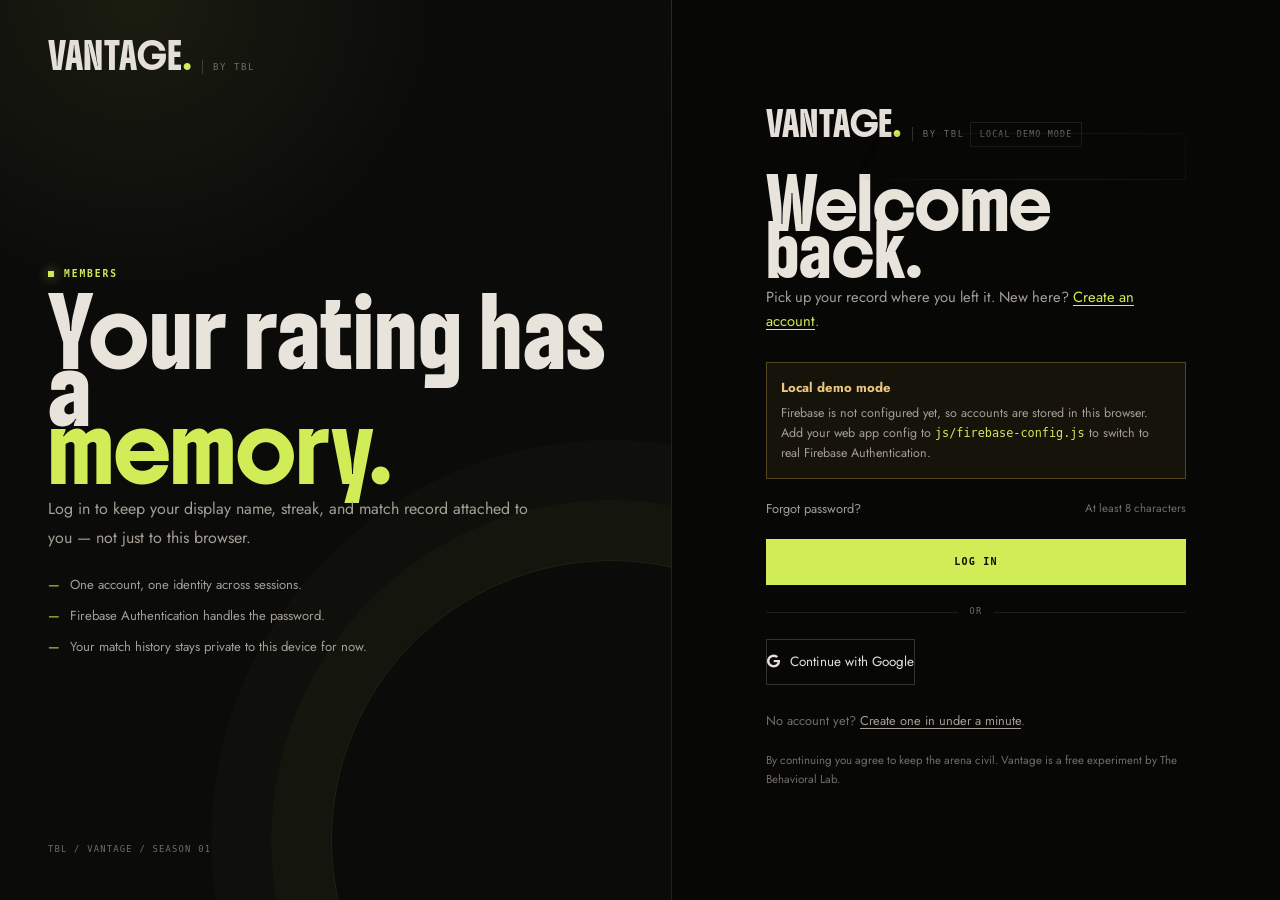
<file: game/login.html>
<!doctype html>
<html lang="en">
<head>
  <meta charset="UTF-8" />
  <meta name="viewport" content="width=device-width, initial-scale=1.0" />
  <title>Log in — Vantage by The Behavioral Lab</title>
  <meta name="description" content="Log in to Vantage and keep your rating, streak, and match history attached to your account." />
  <meta name="theme-color" content="#080807" />
  <link rel="icon" href="../assets/logo/favicon.ico" sizes="any" />
  <link rel="stylesheet" href="https://cdnjs.cloudflare.com/ajax/libs/font-awesome/6.5.2/css/all.min.css" crossorigin="anonymous" referrerpolicy="no-referrer" />
  <link rel="stylesheet" href="../css/root.css" data-fallbacks="/public/TBL/css/root.css,/TBL/css/root.css,../../css/root.css,../css/root.css" onerror="(function(l){var a=(l.dataset.fallbacks||'').split(',');var i=+(l.dataset.i||0);if(i<a.length){l.dataset.i=i+1;l.href=a[i];}})(this)" />
  <link rel="stylesheet" href="./css/game.css" data-fallbacks="/public/TBL/game/css/game.css,/TBL/game/css/game.css,../game/css/game.css,css/game.css" onerror="(function(l){var a=(l.dataset.fallbacks||'').split(',');var i=+(l.dataset.i||0);if(i<a.length){l.dataset.i=i+1;l.href=a[i];}})(this)" />
</head>
<body class="auth-page" data-auth-page>
  <a class="v-skip" href="#main">Skip to content</a>

  <div class="auth-shell">
    <aside class="auth-aside" aria-hidden="true">
      <a class="v-brand" href="./index.html" aria-label="Vantage by The Behavioral Lab">
        <span class="v-brand-mark">VANTAGE<span>.</span></span>
        <span class="v-brand-sub">by TBL</span>
      </a>
      <div>
        <p class="v-kicker">Members</p>
        <h1>Your rating has a <span>memory.</span></h1>
        <p class="v-lead">Log in to keep your display name, streak, and match record attached to you — not just to this browser.</p>
        <ul class="auth-note-list">
          <li>One account, one identity across sessions.</li>
          <li>Firebase Authentication handles the password.</li>
          <li>Your match history stays private to this device for now.</li>
        </ul>
      </div>
      <p class="auth-aside-foot">TBL / Vantage / Season 01</p>
    </aside>

    <main class="auth-main" id="main">
      <div class="auth-main-inner">
        <a class="v-btn v-btn-sm auth-back" href="./index.html" aria-label="Back to Vantage"><i class="fa-solid fa-arrow-left" aria-hidden="true"></i> Arena</a>

        <a class="auth-brand" href="./index.html" aria-label="Vantage home">
          <span class="v-brand-mark">VANTAGE<span>.</span></span>
          <span class="v-brand-sub">by TBL</span>
        </a>

        <span class="auth-mode" data-auth-mode>Checking auth…</span>

        <h1 class="auth-title">Welcome back.</h1>
        <p class="auth-sub">Pick up your record where you left it. New here? <a href="./signup.html">Create an account</a>.</p>

        <div class="auth-setup" id="setupNotice">
          <strong>Local demo mode</strong>
          <p>Firebase is not configured yet, so accounts are stored in this browser. Add your web app config to <code>js/firebase-config.js</code> to switch to real Firebase Authentication.</p>
        </div>

        <div class="auth-error" id="authError" role="alert"></div>
        <div class="auth-notice" id="authNotice" role="status"></div>

        <form class="auth-form" id="loginForm" novalidate>
          <div class="v-field">
            <label for="email">Email</label>
            <input class="v-input" id="email" name="email" type="email" inputmode="email" autocomplete="email" placeholder="you@example.com" required />
          </div>
          <div class="v-field">
            <label for="password">Password</label>
            <input class="v-input" id="password" name="password" type="password" autocomplete="current-password" placeholder="Your password" required />
          </div>
          <div class="auth-form-row">
            <button class="auth-link" id="forgotLink" type="button" style="background:none;border:0;padding:0;cursor:pointer">Forgot password?</button>
            <span class="auth-hint">At least 8 characters</span>
          </div>
          <button class="v-btn v-btn-signal v-btn-block auth-submit" type="submit" id="submitBtn">Log in</button>
        </form>

        <div class="auth-divider">or</div>

        <button class="auth-google" id="googleBtn" type="button">
          <i class="fa-brands fa-google" aria-hidden="true"></i>
          Continue with Google
        </button>

        <p class="auth-foot">No account yet? <a href="./signup.html" id="signupLink">Create one in under a minute</a>.</p>
        <p class="auth-legal">By continuing you agree to keep the arena civil. Vantage is a free experiment by The Behavioral Lab.</p>
      </div>
    </main>
  </div>

  <script src="./js/game-common.js"></script>
  <script src="./js/firebase-config.js"></script>
  <script src="./js/vantage-auth.js"></script>
  <script src="./js/game-ui.js"></script>
  <script>
    (() => {
      const params = new URLSearchParams(location.search);
      const nextParam = params.get('next');
      const next = nextParam && !/^https?:|^\/\//i.test(nextParam) ? nextParam : './profile.html';
      const form = document.getElementById('loginForm');
      const email = document.getElementById('email');
      const password = document.getElementById('password');
      const errorBox = document.getElementById('authError');
      const noticeBox = document.getElementById('authNotice');
      const submit = document.getElementById('submitBtn');
      const google = document.getElementById('googleBtn');
      const setup = document.getElementById('setupNotice');
      const signupLink = document.getElementById('signupLink');

      signupLink.href = './signup.html?next=' + encodeURIComponent(next);

      function showError(message) {
        errorBox.textContent = message;
        errorBox.classList.add('is-on');
        noticeBox.classList.remove('is-on');
      }
      function clearError() {
        errorBox.classList.remove('is-on');
        errorBox.textContent = '';
      }
      function showNotice(message) {
        noticeBox.textContent = message;
        noticeBox.classList.add('is-on');
      }
      function loading(on, label) {
        submit.disabled = on;
        google.disabled = on;
        submit.textContent = on ? (label || 'Working…') : 'Log in';
      }
      function go() {
        window.location.href = next;
      }

      document.getElementById('forgotLink').addEventListener('click', async () => {
        clearError();
        const address = email.value.trim();
        if (!address) {
          showError('Enter your email first, then tap “Forgot password?”.');
          email.focus();
          return;
        }
        try {
          const message = await VantageAuth.sendPasswordReset(address);
          showNotice(message);
        } catch (error) {
          showError(VantageAuth.friendlyError(error));
        }
      });

      form.addEventListener('submit', async (event) => {
        event.preventDefault();
        clearError();
        const address = email.value.trim();
        const secret = password.value;
        if (!address) { showError('Enter your email address.'); email.focus(); return; }
        if (!secret) { showError('Enter your password.'); password.focus(); return; }
        loading(true, 'Checking…');
        try {
          await VantageAuth.signIn({ email: address, password: secret });
          go();
        } catch (error) {
          showError(VantageAuth.friendlyError(error));
          loading(false);
          password.focus();
          password.select();
        }
      });

      google.addEventListener('click', async () => {
        clearError();
        loading(true, 'Opening Google…');
        try {
          await VantageAuth.signInWithGoogle();
          go();
        } catch (error) {
          showError(VantageAuth.friendlyError(error));
          loading(false);
        }
      });

      VantageAuth.ready().then(() => {
        setup.classList.toggle('is-on', VantageAuth.mode === 'demo');
        if (VantageAuth.currentUser) {
          showNotice(`Already signed in as ${VantageAuth.currentUser.email || VantageAuth.currentUser.displayName}. Continue to your profile.`);
          const link = document.createElement('a');
          link.href = next;
          link.className = 'v-btn v-btn-sm';
          link.style.marginTop = '10px';
          link.textContent = 'Continue';
          noticeBox.appendChild(document.createElement('br'));
          noticeBox.appendChild(link);
        }
      });

    })();
  </script>
</body>
</html>
</file>
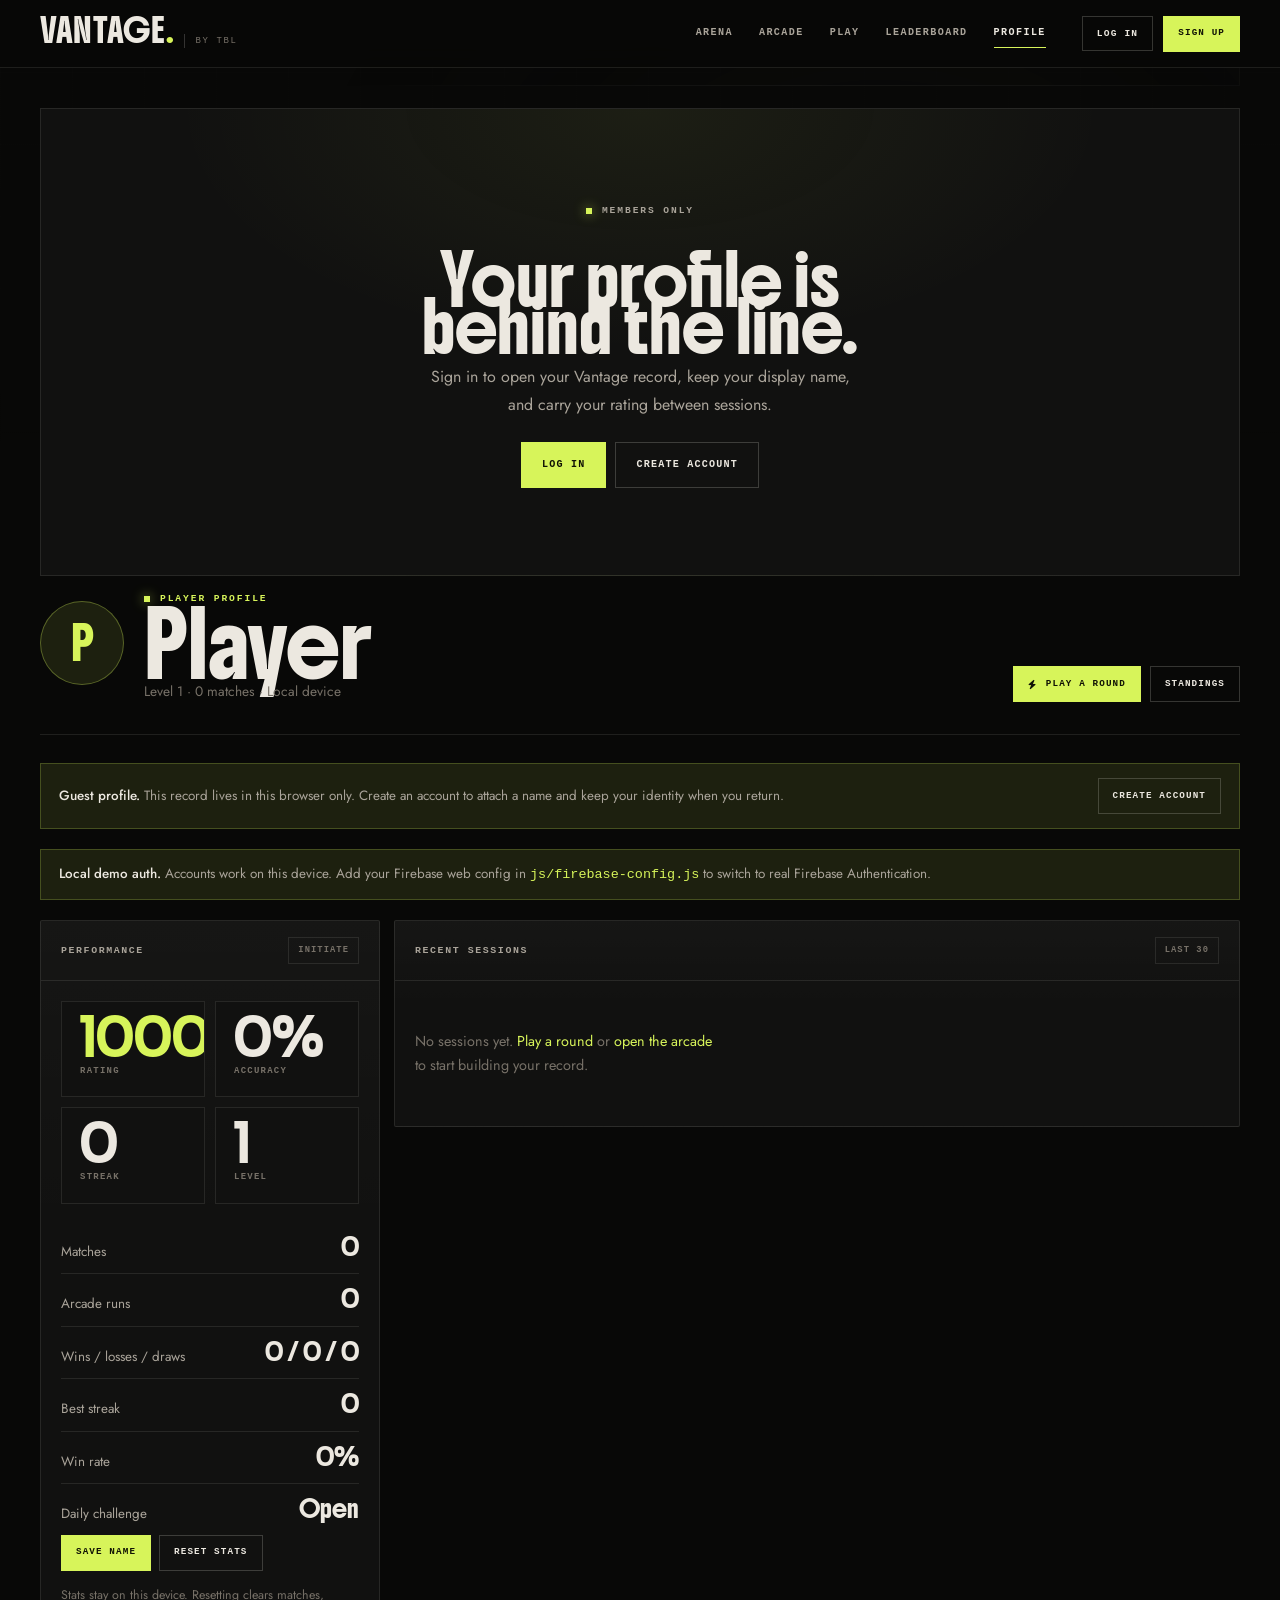
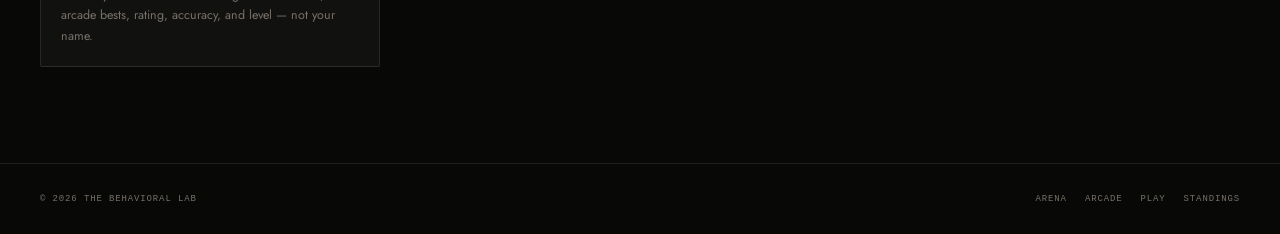
<file: game/profile.html>
<!doctype html>
<html lang="en">
<head>
  <meta charset="UTF-8" />
  <meta name="viewport" content="width=device-width, initial-scale=1.0" />
  <title>Profile — Vantage by The Behavioral Lab</title>
  <meta name="description" content="Your Vantage profile — rating, accuracy, streaks, level, and match history." />
  <meta name="theme-color" content="#080807" />
  <link rel="icon" href="../assets/logo/favicon.ico" sizes="any" />
  <link rel="stylesheet" href="https://cdnjs.cloudflare.com/ajax/libs/font-awesome/6.5.2/css/all.min.css" crossorigin="anonymous" referrerpolicy="no-referrer" />
  <link rel="stylesheet" href="../css/root.css" data-fallbacks="/public/TBL/css/root.css,/TBL/css/root.css,../../css/root.css,../css/root.css" onerror="(function(l){var a=(l.dataset.fallbacks||'').split(',');var i=+(l.dataset.i||0);if(i<a.length){l.dataset.i=i+1;l.href=a[i];}})(this)" />
  <link rel="stylesheet" href="./css/game.css" data-fallbacks="/public/TBL/game/css/game.css,/TBL/game/css/game.css,../game/css/game.css,css/game.css" onerror="(function(l){var a=(l.dataset.fallbacks||'').split(',');var i=+(l.dataset.i||0);if(i<a.length){l.dataset.i=i+1;l.href=a[i];}})(this)" />
</head>
<body class="game-page" data-protected>
  <a class="v-skip" href="#main">Skip to content</a>

  <header class="v-header">
    <div class="v-header-inner">
      <a class="v-brand" href="./index.html" aria-label="Vantage by The Behavioral Lab">
        <span class="v-brand-mark">VANTAGE<span>.</span></span>
        <span class="v-brand-sub">by TBL</span>
      </a>
      <nav class="v-nav" aria-label="Vantage">
        <a href="./index.html">Arena</a>
        <a href="./arcade.html">Arcade</a>
        <a href="./play.html">Play</a>
        <a href="./leaderboard.html">Leaderboard</a>
        <a href="./profile.html" aria-current="page">Profile</a>
      </nav>
      <div class="v-auth" data-auth-area>
        <a class="v-auth-link" href="./login.html">Log in</a>
        <a class="v-btn v-btn-signal v-btn-sm" href="./signup.html">Sign up</a>
      </div>
    </div>
  </header>

  <main id="main" class="v-shell">
    <div id="profileGate" class="v-gate" hidden>
      <div class="v-gate-inner">
        <p class="v-kicker">Members only</p>
        <h1>Your profile is behind the line.</h1>
        <p>Sign in to open your Vantage record, keep your display name, and carry your rating between sessions.</p>
        <div class="v-gate-actions">
          <a class="v-btn v-btn-signal" href="./login.html?next=./profile.html">Log in</a>
          <a class="v-btn" href="./signup.html?next=./profile.html">Create account</a>
        </div>
      </div>
    </div>

    <div id="profileContent">
      <section class="v-profile-hero">
        <div class="v-profile-id">
          <div class="v-profile-av" id="avatar" aria-hidden="true">P</div>
          <div style="min-width:0">
            <p class="v-kicker">Player profile</p>
            <h1 class="v-profile-name" id="nameDisplay">Player</h1>
            <p class="v-profile-meta" id="metaDisplay">Level 1 · 0 matches · Local device</p>
          </div>
        </div>
        <div class="v-profile-actions">
          <a href="./play.html" class="v-btn v-btn-signal v-btn-sm"><i class="fa-solid fa-bolt" aria-hidden="true"></i> Play a round</a>
          <a href="./leaderboard.html" class="v-btn v-btn-sm">Standings</a>
        </div>
      </section>

      <div class="v-auth-banner" data-guest-only>
        <p><strong>Guest profile.</strong> This record lives in this browser only. Create an account to attach a name and keep your identity when you return.</p>
        <a class="v-btn v-btn-sm" href="./signup.html?next=./profile.html">Create account</a>
      </div>

      <div class="v-auth-banner" id="demoBanner" hidden>
        <p><strong>Local demo auth.</strong> Accounts work on this device. Add your Firebase web config in <code style="font-family:var(--v-mono);color:var(--v-signal)">js/firebase-config.js</code> to switch to real Firebase Authentication.</p>
      </div>

      <div class="v-profile-layout">
        <aside class="v-stack">
          <section class="v-card reveal" aria-label="Performance stats">
            <div class="v-card-head"><h2>Performance</h2><span class="v-chip" id="tierChip">Initiate</span></div>
            <div class="v-card-body">
              <div class="v-stat-grid" style="grid-template-columns:1fr 1fr">
                <div class="v-stat"><div class="v-stat-val is-signal" id="stRating">1000</div><div class="v-stat-label">Rating</div></div>
                <div class="v-stat"><div class="v-stat-val" id="stAcc">0%</div><div class="v-stat-label">Accuracy</div></div>
                <div class="v-stat"><div class="v-stat-val" id="stStreak">0</div><div class="v-stat-label">Streak</div></div>
                <div class="v-stat"><div class="v-stat-val" id="stLevel">1</div><div class="v-stat-label">Level</div></div>
              </div>

              <div style="margin-top:18px">
                <div class="v-row"><span class="v-row-label">Matches</span><span class="v-row-value" id="stGames">0</span></div>
                <div class="v-row"><span class="v-row-label">Arcade runs</span><span class="v-row-value" id="stArcade">0</span></div>
                <div class="v-row"><span class="v-row-label">Wins / losses / draws</span><span class="v-row-value" id="stWLD">0 / 0 / 0</span></div>
                <div class="v-row"><span class="v-row-label">Best streak</span><span class="v-row-value" id="stBest">0</span></div>
                <div class="v-row"><span class="v-row-label">Win rate</span><span class="v-row-value" id="stWinRate">0%</span></div>
                <div class="v-row"><span class="v-row-label">Daily challenge</span><span class="v-row-value" id="stDaily">Open</span></div>
              </div>

              <div class="v-field">
                <label for="nameInput">Display name <span>Shown on your profile</span></label>
                <input class="v-input" id="nameInput" type="text" maxlength="24" placeholder="Your name" autocomplete="nickname" />
              </div>
              <div class="v-field-row">
                <button class="v-btn v-btn-sm v-btn-signal" id="saveName" type="button">Save name</button>
                <button class="v-btn v-btn-sm" id="resetBtn" type="button">Reset stats</button>
              </div>
              <p class="v-note" id="saveNote">Stats stay on this device. Resetting clears matches, arcade bests, rating, accuracy, and level — not your name.</p>
            </div>
          </section>

          <section class="v-card reveal" data-auth-only aria-label="Account">
            <div class="v-card-head"><h2>Account</h2><span class="v-chip" id="accountMode">Firebase</span></div>
            <div class="v-card-body">
              <div class="v-row"><span class="v-row-label">Name</span><span class="v-row-value" data-auth-name style="font-size:0.9rem">—</span></div>
              <div class="v-row"><span class="v-row-label">Email</span><span class="v-row-value" data-auth-email style="font-size:0.76rem;font-family:var(--v-mono);overflow-wrap:anywhere;text-align:right">—</span></div>
              <div class="v-row"><span class="v-row-label">Provider</span><span class="v-row-value" id="accountProvider" style="font-size:0.76rem;font-family:var(--v-mono)">—</span></div>
              <div class="v-field-row">
                <button class="v-btn v-btn-sm" type="button" data-auth-out>Sign out</button>
              </div>
            </div>
          </section>
        </aside>

        <section class="v-card reveal" aria-label="Session history">
          <div class="v-card-head"><h2>Recent sessions</h2><span class="v-chip">Last 30</span></div>
          <div class="v-card-body">
            <div class="v-table-scroll">
              <table class="v-history" id="historyTable">
                <thead><tr><th>Result</th><th>Mode</th><th>Score</th><th>Accuracy</th><th>Rating</th></tr></thead>
                <tbody id="historyBody"></tbody>
              </table>
            </div>
            <div class="v-empty" id="historyEmpty" hidden>
              No sessions yet. <a href="./play.html" style="color:var(--v-signal)">Play a round</a> or <a href="./arcade.html" style="color:var(--v-signal)">open the arcade</a> to start building your record.
            </div>
          </div>
        </section>
      </div>
    </div>
  </main>

  <footer class="v-footer">
    <div class="v-footer-inner">
      <p>© <span data-year></span> The Behavioral Lab</p>
      <div class="v-footer-links">
        <a href="./index.html">Arena</a>
        <a href="./arcade.html">Arcade</a>
        <a href="./play.html">Play</a>
        <a href="./leaderboard.html">Standings</a>
      </div>
    </div>
  </footer>

  <nav class="v-tabbar" aria-label="Vantage mobile navigation">
    <a href="./index.html"><i class="fa-solid fa-crosshairs" aria-hidden="true"></i>Arena</a>
    <a href="./arcade.html"><i class="fa-solid fa-gamepad" aria-hidden="true"></i>Arcade</a>
    <a href="./play.html"><i class="fa-solid fa-bolt" aria-hidden="true"></i>Play</a>
    <a href="./leaderboard.html"><i class="fa-solid fa-ranking-star" aria-hidden="true"></i>Ranks</a>
    <a href="./profile.html" aria-current="page"><i class="fa-solid fa-user" aria-hidden="true"></i>Profile</a>
  </nav>

  <script src="../js/main.js"></script>
  <script src="./js/game-common.js"></script>
  <script src="./js/firebase-config.js"></script>
  <script src="./js/vantage-auth.js"></script>
  <script src="./js/game-ui.js"></script>
  <script>
    (() => {
      const esc = (value) => String(value == null ? '' : value).replace(/[&<>"']/g, (c) => (
        { '&': '&amp;', '<': '&lt;', '>': '&gt;', '"': '&quot;', "'": '&#39;' }[c]
      ));
      const tier = (rating) => rating >= 1450 ? 'Signal' : rating >= 1300 ? 'Contender' : rating >= 1150 ? 'Challenger' : 'Initiate';

      function render() {
        const state = Vantage.load();
        const acc = Vantage.accuracy(state);
        const initials = Vantage.initials(state.name);
        const user = window.VantageAuth?.currentUser || null;

        document.getElementById('avatar').textContent = initials;
        document.getElementById('nameDisplay').textContent = state.name || 'Player';
        document.getElementById('metaDisplay').textContent = `Level ${state.level} · ${state.gamesPlayed} match${state.gamesPlayed === 1 ? '' : 'es'} · ${user ? (user.isDemo ? 'Local demo account' : 'Firebase account') : 'Local device'}`;
        document.getElementById('stRating').textContent = state.rating;
        document.getElementById('stAcc').textContent = acc + '%';
        document.getElementById('stStreak').textContent = state.streak;
        document.getElementById('stLevel').textContent = state.level;
        document.getElementById('stGames').textContent = state.gamesPlayed;
        document.getElementById('stArcade').textContent = Vantage.arcadeTotalPlays();
        document.getElementById('stWLD').textContent = `${state.wins} / ${state.losses} / ${state.draws}`;
        document.getElementById('stBest').textContent = state.bestStreak;
        document.getElementById('stWinRate').textContent = Vantage.winRate(state) + '%';
        document.getElementById('stDaily').textContent = Vantage.dailyDone() ? 'Completed' : 'Open';
        document.getElementById('tierChip').textContent = tier(state.rating);
        document.getElementById('nameInput').value = state.name || '';
        document.getElementById('accountProvider').textContent = user ? (user.provider || '—') : '—';
        document.getElementById('accountMode').textContent = window.VantageAuth?.mode === 'firebase' ? 'Firebase' : 'Local demo';
        document.getElementById('demoBanner').hidden = !(window.VantageAuth?.mode === 'demo' && user);

        const body = document.getElementById('historyBody');
        const empty = document.getElementById('historyEmpty');
        const table = document.getElementById('historyTable');
        if (!state.history.length) {
          body.innerHTML = '';
          table.hidden = true;
          empty.hidden = false;
          return;
        }
        table.hidden = false;
        empty.hidden = true;
        body.innerHTML = state.history.map((item) => {
          const isArcade = item.mode === 'arcade';
          const rated = item.rated !== false && item.mode !== 'practice';
          const cls = isArcade ? 'is-draw' : !rated ? 'is-draw' : item.win ? 'is-win' : item.loss ? 'is-loss' : 'is-draw';
          const label = isArcade ? 'Run' : !rated ? 'Practice' : item.win ? 'Win' : item.loss ? 'Loss' : 'Draw';
          const accuracy = item.total ? Math.round((item.correct / item.total) * 100) : 0;
          const fallbackTitle = String(item.game || 'Arcade').replace(/-/g, ' ').replace(/\b\w/g, (c) => c.toUpperCase());
          const mode = isArcade
            ? `Arcade · ${item.gameTitle || fallbackTitle}`
            : item.mode === 'multi' ? 'Multiplayer' : item.mode === 'duel' ? 'Duel' : item.mode === 'daily' ? 'Daily' : 'Practice';
          const score = isArcade ? `${Number(item.score || 0).toLocaleString('en-US')} pts` : `${item.correct}/${item.total}`;
          return `<tr>
            <td><span class="v-res ${cls}">${label}</span></td>
            <td>${esc(mode)}</td>
            <td>${score}</td>
            <td>${accuracy}%</td>
            <td style="color:var(--v-text);font-family:var(--font-display);font-size:1rem">${item.rating}</td>
          </tr>`;
        }).join('');
      }

      async function init() {
        if (window.VantageUI) {
          const ok = await window.VantageUI.guard({ next: './profile.html' });
          if (!ok) return;
        }
        render();
        if (window.VantageAuth) {
          window.VantageAuth.onChange(() => render());
        }
      }

      document.getElementById('saveName').addEventListener('click', async () => {
        const input = document.getElementById('nameInput');
        const value = input.value.trim();
        const note = document.getElementById('saveNote');
        if (!value) {
          note.textContent = 'Add a display name first.';
          note.style.color = '#ff9d92';
          return;
        }
        try {
          Vantage.setName(value);
          if (window.VantageAuth?.currentUser) {
            await window.VantageAuth.updateDisplayName(value);
          }
          render();
          note.textContent = 'Name saved.';
          note.style.color = 'var(--v-win)';
          window.VantageUI?.toast('Name saved');
        } catch (error) {
          note.textContent = window.VantageAuth ? window.VantageAuth.friendlyError(error) : 'Could not save that name.';
          note.style.color = '#ff9d92';
        }
      });

      document.getElementById('resetBtn').addEventListener('click', () => {
        if (!confirm('Reset rating, matches, accuracy, streak, arcade bests, and level on this device? Your name and account stay.')) return;
        Vantage.reset();
        render();
        window.VantageUI?.toast('Local stats reset');
      });

      init();
    })();
  </script>
</body>
</html>
</file>
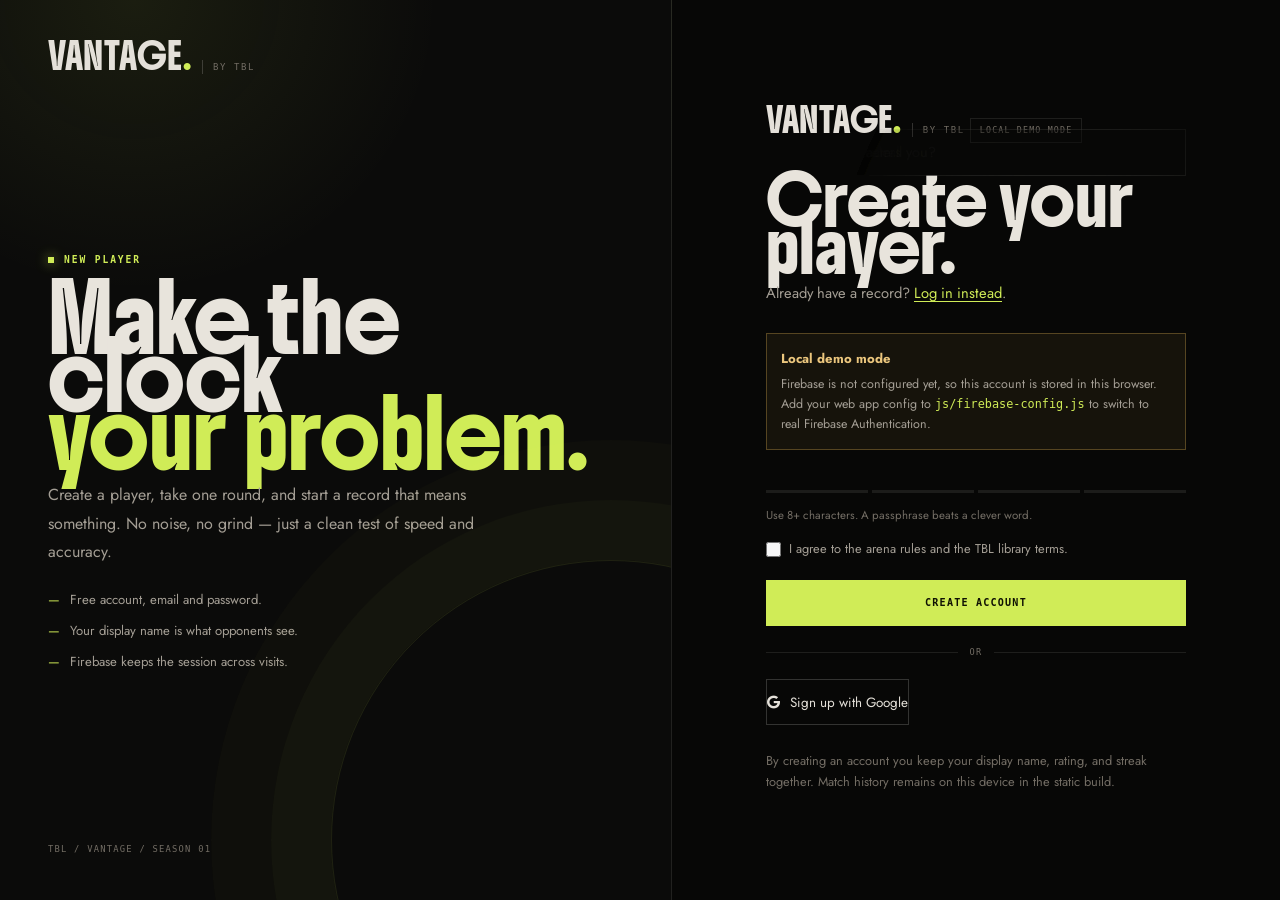
<file: game/signup.html>
<!doctype html>
<html lang="en">
<head>
  <meta charset="UTF-8" />
  <meta name="viewport" content="width=device-width, initial-scale=1.0" />
  <title>Create account — Vantage by The Behavioral Lab</title>
  <meta name="description" content="Create a Vantage account and keep your rating, streak, and match history attached to your name." />
  <meta name="theme-color" content="#080807" />
  <link rel="icon" href="../assets/logo/favicon.ico" sizes="any" />
  <link rel="stylesheet" href="https://cdnjs.cloudflare.com/ajax/libs/font-awesome/6.5.2/css/all.min.css" crossorigin="anonymous" referrerpolicy="no-referrer" />
  <link rel="stylesheet" href="../css/root.css" data-fallbacks="/public/TBL/css/root.css,/TBL/css/root.css,../../css/root.css,../css/root.css" onerror="(function(l){var a=(l.dataset.fallbacks||'').split(',');var i=+(l.dataset.i||0);if(i<a.length){l.dataset.i=i+1;l.href=a[i];}})(this)" />
  <link rel="stylesheet" href="./css/game.css" data-fallbacks="/public/TBL/game/css/game.css,/TBL/game/css/game.css,../game/css/game.css,css/game.css" onerror="(function(l){var a=(l.dataset.fallbacks||'').split(',');var i=+(l.dataset.i||0);if(i<a.length){l.dataset.i=i+1;l.href=a[i];}})(this)" />
</head>
<body class="auth-page" data-auth-page>
  <a class="v-skip" href="#main">Skip to content</a>

  <div class="auth-shell">
    <aside class="auth-aside" aria-hidden="true">
      <a class="v-brand" href="./index.html" aria-label="Vantage by The Behavioral Lab">
        <span class="v-brand-mark">VANTAGE<span>.</span></span>
        <span class="v-brand-sub">by TBL</span>
      </a>
      <div>
        <p class="v-kicker">New player</p>
        <h1>Make the clock <span>your problem.</span></h1>
        <p class="v-lead">Create a player, take one round, and start a record that means something. No noise, no grind — just a clean test of speed and accuracy.</p>
        <ul class="auth-note-list">
          <li>Free account, email and password.</li>
          <li>Your display name is what opponents see.</li>
          <li>Firebase keeps the session across visits.</li>
        </ul>
      </div>
      <p class="auth-aside-foot">TBL / Vantage / Season 01</p>
    </aside>

    <main class="auth-main" id="main">
      <div class="auth-main-inner">
        <a class="v-btn v-btn-sm auth-back" href="./index.html" aria-label="Back to Vantage"><i class="fa-solid fa-arrow-left" aria-hidden="true"></i> Arena</a>

        <a class="auth-brand" href="./index.html" aria-label="Vantage home">
          <span class="v-brand-mark">VANTAGE<span>.</span></span>
          <span class="v-brand-sub">by TBL</span>
        </a>

        <span class="auth-mode" data-auth-mode>Checking auth…</span>

        <h1 class="auth-title">Create your player.</h1>
        <p class="auth-sub">Already have a record? <a href="./login.html" id="loginLink">Log in instead</a>.</p>

        <div class="auth-setup" id="setupNotice">
          <strong>Local demo mode</strong>
          <p>Firebase is not configured yet, so this account is stored in this browser. Add your web app config to <code>js/firebase-config.js</code> to switch to real Firebase Authentication.</p>
        </div>

        <div class="auth-error" id="authError" role="alert"></div>
        <div class="auth-notice" id="authNotice" role="status"></div>

        <form class="auth-form" id="signupForm" novalidate>
          <div class="v-field">
            <label for="name">Display name</label>
            <input class="v-input" id="name" name="name" type="text" maxlength="24" autocomplete="nickname" placeholder="What should we call you?" required />
          </div>
          <div class="v-field">
            <label for="email">Email</label>
            <input class="v-input" id="email" name="email" type="email" inputmode="email" autocomplete="email" placeholder="you@example.com" required />
          </div>
          <div class="auth-row-2">
            <div class="v-field">
              <label for="password">Password</label>
              <input class="v-input" id="password" name="password" type="password" autocomplete="new-password" placeholder="At least 8 characters" required />
            </div>
            <div class="v-field">
              <label for="confirm">Confirm password</label>
              <input class="v-input" id="confirm" name="confirm" type="password" autocomplete="new-password" placeholder="Repeat password" required />
            </div>
          </div>
          <div class="auth-strength" id="strength" data-level="0" aria-hidden="true"><i></i><i></i><i></i><i></i></div>
          <p class="auth-hint" id="pwHint">Use 8+ characters. A passphrase beats a clever word.</p>

          <label class="auth-check" for="terms">
            <input id="terms" name="terms" type="checkbox" required />
            <span>I agree to the arena rules and the <a class="auth-link" href="../page/books.html">TBL library terms</a>.</span>
          </label>

          <button class="v-btn v-btn-signal v-btn-block auth-submit" type="submit" id="submitBtn">Create account</button>
        </form>

        <div class="auth-divider">or</div>

        <button class="auth-google" id="googleBtn" type="button">
          <i class="fa-brands fa-google" aria-hidden="true"></i>
          Sign up with Google
        </button>

        <p class="auth-foot">By creating an account you keep your display name, rating, and streak together. Match history remains on this device in the static build.</p>
      </div>
    </main>
  </div>

  <script src="./js/game-common.js"></script>
  <script src="./js/firebase-config.js"></script>
  <script src="./js/vantage-auth.js"></script>
  <script src="./js/game-ui.js"></script>
  <script>
    (() => {
      const params = new URLSearchParams(location.search);
      const nextParam = params.get('next');
      const next = nextParam && !/^https?:|^\/\//i.test(nextParam) ? nextParam : './profile.html';
      const form = document.getElementById('signupForm');
      const nameInput = document.getElementById('name');
      const email = document.getElementById('email');
      const password = document.getElementById('password');
      const confirm = document.getElementById('confirm');
      const terms = document.getElementById('terms');
      const errorBox = document.getElementById('authError');
      const noticeBox = document.getElementById('authNotice');
      const submit = document.getElementById('submitBtn');
      const google = document.getElementById('googleBtn');
      const setup = document.getElementById('setupNotice');
      const strength = document.getElementById('strength');
      const pwHint = document.getElementById('pwHint');
      const loginLink = document.getElementById('loginLink');

      loginLink.href = './login.html?next=' + encodeURIComponent(next);

      function showError(message) {
        errorBox.textContent = message;
        errorBox.classList.add('is-on');
        noticeBox.classList.remove('is-on');
      }
      function clearError() {
        errorBox.classList.remove('is-on');
        errorBox.textContent = '';
      }
      function showNotice(message) {
        noticeBox.textContent = message;
        noticeBox.classList.add('is-on');
      }
      function loading(on) {
        submit.disabled = on;
        google.disabled = on;
        submit.textContent = on ? 'Creating…' : 'Create account';
      }
      function go() {
        window.location.href = next;
      }

      function scorePassword(value) {
        let score = 0;
        if (value.length >= 8) score += 1;
        if (value.length >= 12) score += 1;
        if (/[a-z]/.test(value) && /[A-Z]/.test(value)) score += 1;
        if (/\d/.test(value)) score += 1;
        if (/[^A-Za-z0-9]/.test(value)) score += 1;
        return Math.min(4, score);
      }

      password.addEventListener('input', () => {
        const score = scorePassword(password.value);
        strength.dataset.level = String(score);
        const labels = ['Too short', 'Weak', 'Fair', 'Strong', 'Very strong'];
        pwHint.textContent = password.value ? labels[score] + ' — 8+ characters is the minimum.' : 'Use 8+ characters. A passphrase beats a clever word.';
        pwHint.classList.toggle('is-bad', password.value.length > 0 && password.value.length < 8);
      });

      form.addEventListener('submit', async (event) => {
        event.preventDefault();
        clearError();
        const displayName = nameInput.value.trim();
        const address = email.value.trim();
        const secret = password.value;
        const repeated = confirm.value;

        if (displayName.length < 2) { showError('Add a display name with at least 2 characters.'); nameInput.focus(); return; }
        if (!/^[^\s@]+@[^\s@]+\.[^\s@]{2,}$/.test(address)) { showError('Enter a valid email address.'); email.focus(); return; }
        if (secret.length < 8) { showError('Use at least 8 characters for your password.'); password.focus(); return; }
        if (secret !== repeated) { showError('The two passwords do not match.'); confirm.focus(); confirm.select(); return; }
        if (!terms.checked) { showError('Agree to the arena rules before creating an account.'); terms.focus(); return; }

        loading(true);
        try {
          await VantageAuth.signUp({ name: displayName, email: address, password: secret });
          go();
        } catch (error) {
          showError(VantageAuth.friendlyError(error));
          loading(false);
        }
      });

      google.addEventListener('click', async () => {
        clearError();
        loading(true);
        try {
          await VantageAuth.signInWithGoogle();
          go();
        } catch (error) {
          showError(VantageAuth.friendlyError(error));
          loading(false);
        }
      });

      VantageAuth.ready().then(() => {
        setup.classList.toggle('is-on', VantageAuth.mode === 'demo');
        if (VantageAuth.currentUser) {
          showNotice(`Already signed in as ${VantageAuth.currentUser.email || VantageAuth.currentUser.displayName}. Continue to your profile.`);
          const link = document.createElement('a');
          link.href = next;
          link.className = 'v-btn v-btn-sm';
          link.style.marginTop = '10px';
          link.textContent = 'Continue';
          noticeBox.appendChild(document.createElement('br'));
          noticeBox.appendChild(link);
        }
      });
    })();
  </script>
</body>
</html>
</file>
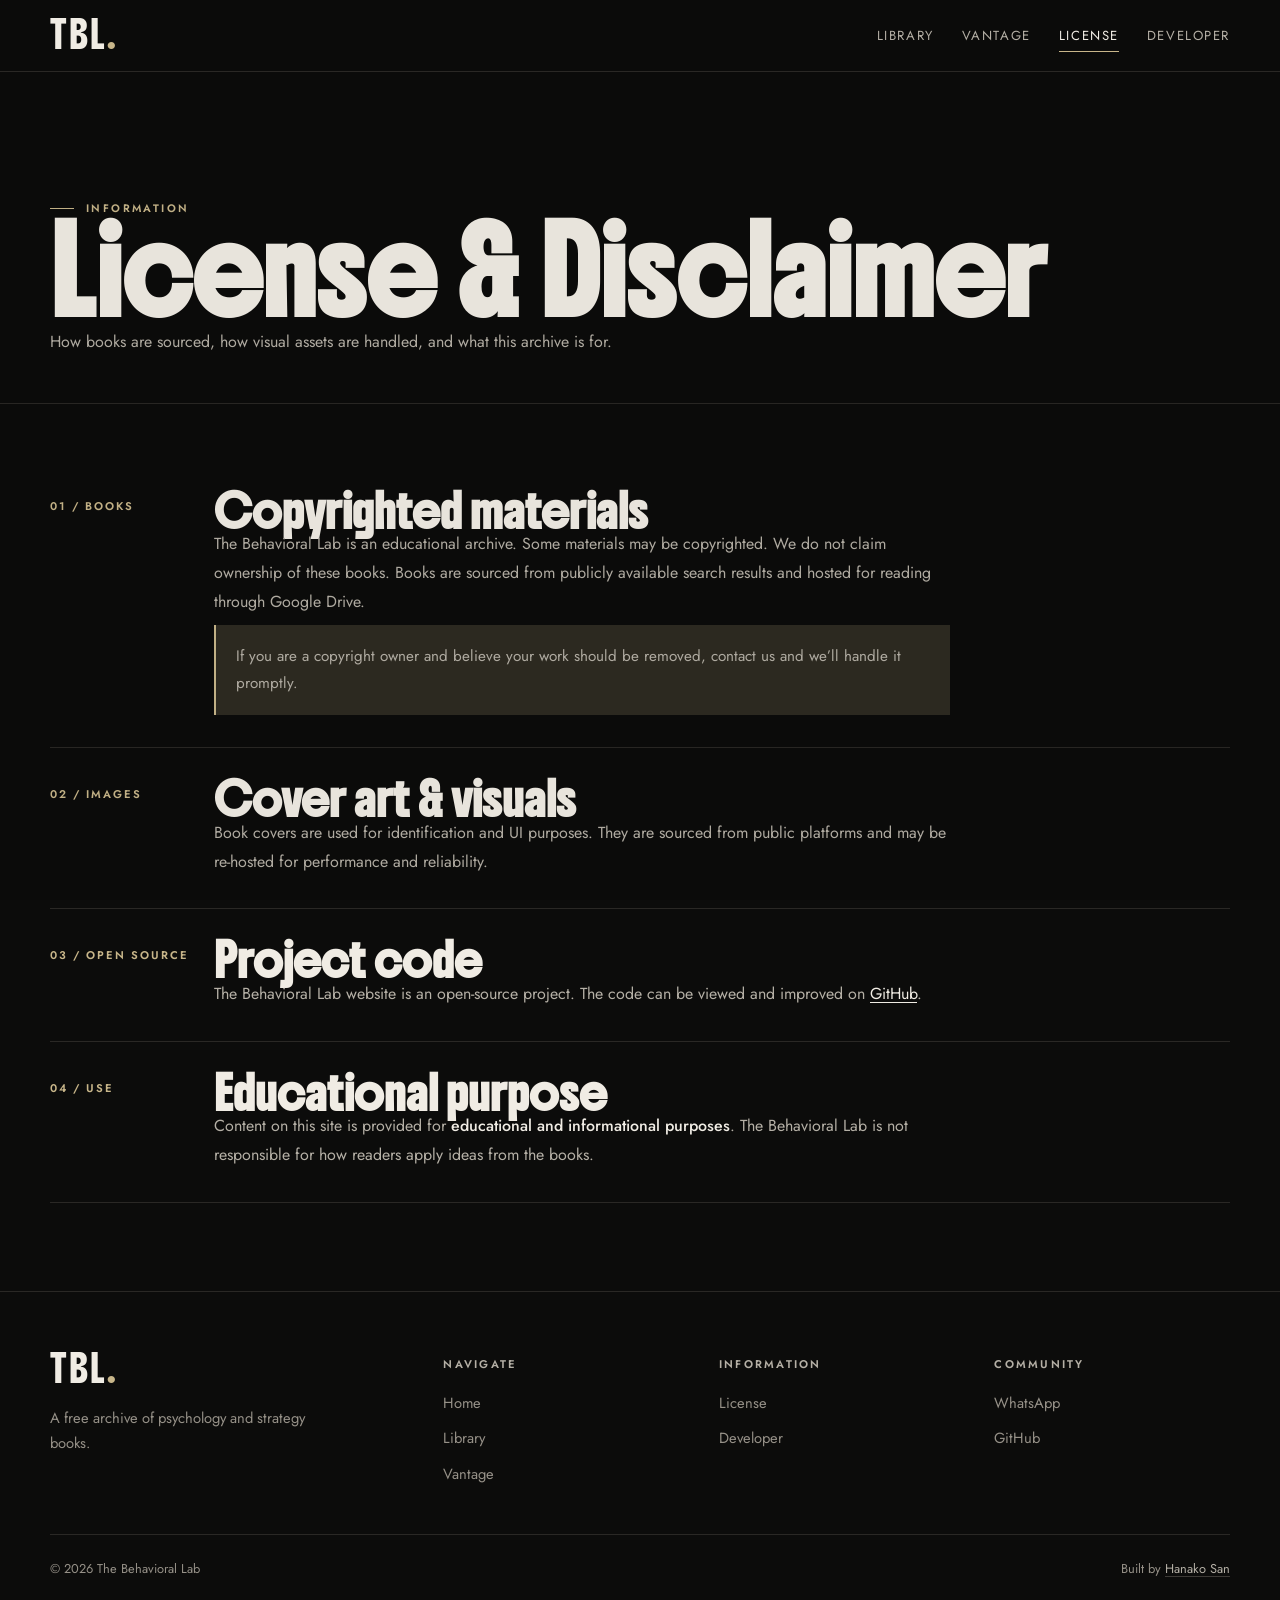
<file: page/license.html>
<!doctype html>
<html lang="en">
  <head>
    <meta charset="UTF-8" />
    <meta name="viewport" content="width=device-width, initial-scale=1.0" />
    <title>License &amp; Disclaimer — The Behavioral Lab</title>
    <meta name="description" content="Copyright, sourcing, and disclaimer information for The Behavioral Lab." />
    <meta name="theme-color" content="#0c0c0b" />
    <link rel="icon" href="../assets/logo/favicon.ico" sizes="any" />
    <link rel="stylesheet" href="https://cdnjs.cloudflare.com/ajax/libs/font-awesome/6.5.2/css/all.min.css" crossorigin="anonymous" referrerpolicy="no-referrer" />
    <link rel="stylesheet" href="../css/root.css" />
    <style>
      .lic-hero { padding: calc(var(--header-h) + 56px) 0 48px; border-bottom: 1px solid var(--line); }
      .lic-title { font-family: var(--font-display); font-size: clamp(2.4rem, 7vw, 5rem); line-height: 0.98; margin: 16px 0; }
      .lic-desc { color: var(--paper-muted); max-width: 38rem; line-height: 1.7; }
      .lic-body { padding: 56px 0 88px; }
      .lic-stack { display: flex; flex-direction: column; gap: 0; }
      .lic-item { padding: 32px 0; border-bottom: 1px solid var(--line); display: grid; gap: 14px; }
      .lic-num { font-size: 0.7rem; font-weight: 600; letter-spacing: 0.18em; text-transform: uppercase; color: var(--brass); }
      .lic-item h2 { font-family: var(--font-display); font-size: clamp(1.4rem, 2.8vw, 2rem); line-height: 1.2; color: var(--paper); }
      .lic-item p { color: var(--paper-muted); line-height: 1.8; max-width: 46rem; }
      .lic-item strong { color: var(--paper); font-weight: 500; }
      .lic-callout {
        margin-top: 8px; padding: 18px 20px; border-left: 2px solid var(--brass);
        background: var(--brass-dim); color: var(--paper); max-width: 46rem; line-height: 1.7; font-size: 0.95rem;
      }
      @media (min-width: 800px) { .lic-item { grid-template-columns: 140px 1fr; gap: 24px; } .lic-num { padding-top: 6px; } }
    </style>
  </head>
  <body>
    <a class="sr-only" href="#main">Skip to content</a>
    <header class="site-header">
      <div class="container">
        <a href="../index.html" class="brand" aria-label="The Behavioral Lab home">TBL<span>.</span></a>
        <nav class="header-nav" aria-label="Primary">
          <a href="./books.html">Library</a>
          <a href="../game/index.html">Vantage</a>
          <a href="./license.html" aria-current="page">License</a>
          <a href="./developer.html">Developer</a>
        </nav>
        <button class="menu-toggle" data-menu-toggle aria-expanded="false" aria-controls="site-drawer" aria-label="Open menu">
          <span></span><span></span><span></span>
        </button>
      </div>
    </header>
    <div class="drawer-backdrop" id="drawer-backdrop" data-menu-close></div>
    <aside class="drawer" id="site-drawer" aria-label="Menu">
      <div class="drawer-head"><span class="drawer-title">Menu</span><button class="drawer-close" data-menu-close aria-label="Close menu"><i class="fa-solid fa-xmark" aria-hidden="true"></i></button></div>
      <div class="drawer-body"><nav class="drawer-links" aria-label="Mobile">
        <a href="../index.html"><i class="fa-solid fa-house" aria-hidden="true"></i> Home</a>
        <a href="./books.html"><i class="fa-solid fa-book" aria-hidden="true"></i> Library</a>
        <a href="../game/index.html"><i class="fa-solid fa-bolt" aria-hidden="true"></i> Vantage</a>
        <a href="./license.html"><i class="fa-solid fa-scale-balanced" aria-hidden="true"></i> License</a>
        <a href="./developer.html"><i class="fa-solid fa-code" aria-hidden="true"></i> Developer</a>
        <a href="https://chat.whatsapp.com/H2uoDKrlg4oLPKJllQZawc?s=cl&p=a&iam=2" target="_blank" rel="noopener noreferrer"><i class="fa-brands fa-whatsapp" aria-hidden="true"></i> WhatsApp</a>
      </nav></div>
    </aside>

    <main id="main" class="page-main">
      <section class="lic-hero">
        <div class="container">
          <p class="section-label hero-animate hero-animate-d1">Information</p>
          <h1 class="lic-title hero-animate hero-animate-d2">License &amp; Disclaimer</h1>
          <p class="lic-desc hero-animate hero-animate-d3">How books are sourced, how visual assets are handled, and what this archive is for.</p>
        </div>
      </section>

      <section class="lic-body">
        <div class="container">
          <div class="lic-stack">
            <article class="lic-item reveal">
              <div class="lic-num">01 / Books</div>
              <div>
                <h2>Copyrighted materials</h2>
                <p>The Behavioral Lab is an educational archive. Some materials may be copyrighted. We do not claim ownership of these books. Books are sourced from publicly available search results and hosted for reading through Google Drive.</p>
                <p class="lic-callout">If you are a copyright owner and believe your work should be removed, contact us and we’ll handle it promptly.</p>
              </div>
            </article>

            <article class="lic-item reveal">
              <div class="lic-num">02 / Images</div>
              <div>
                <h2>Cover art &amp; visuals</h2>
                <p>Book covers are used for identification and UI purposes. They are sourced from public platforms and may be re-hosted for performance and reliability.</p>
              </div>
            </article>

            <article class="lic-item reveal">
              <div class="lic-num">03 / Open source</div>
              <div>
                <h2>Project code</h2>
                <p>The Behavioral Lab website is an open-source project. The code can be viewed and improved on <a href="https://github.com/hanako-san-try/TBL" target="_blank" rel="noopener noreferrer" style="color:var(--paper);text-decoration:underline;text-underline-offset:3px">GitHub</a>.</p>
              </div>
            </article>

            <article class="lic-item reveal">
              <div class="lic-num">04 / Use</div>
              <div>
                <h2>Educational purpose</h2>
                <p>Content on this site is provided for <strong>educational and informational purposes</strong>. The Behavioral Lab is not responsible for how readers apply ideas from the books.</p>
              </div>
            </article>
          </div>
        </div>
      </section>
    </main>

    <footer class="site-footer">
      <div class="container">
        <div class="footer-grid">
          <div class="footer-brand"><a href="../index.html" class="brand">TBL<span>.</span></a><p>A free archive of psychology and strategy books.</p></div>
          <div class="footer-col"><h4>Navigate</h4><ul><li><a href="../index.html">Home</a></li><li><a href="./books.html">Library</a></li><li><a href="../game/index.html">Vantage</a></li></ul></div>
          <div class="footer-col"><h4>Information</h4><ul><li><a href="./license.html">License</a></li><li><a href="./developer.html">Developer</a></li></ul></div>
          <div class="footer-col"><h4>Community</h4><ul><li><a href="https://chat.whatsapp.com/H2uoDKrlg4oLPKJllQZawc?s=cl&p=a&iam=2" target="_blank" rel="noopener noreferrer">WhatsApp</a></li><li><a href="https://github.com/hanako-san-try/TBL" target="_blank" rel="noopener noreferrer">GitHub</a></li></ul></div>
        </div>
        <div class="footer-bottom"><span>&copy; <span data-year></span> The Behavioral Lab</span><span>Built by <a href="https://github.com/hanako-san-try" target="_blank" rel="noopener noreferrer">Hanako San</a></span></div>
      </div>
    </footer>
    <script src="../js/main.js"></script>
  </body>
</html>
</file>
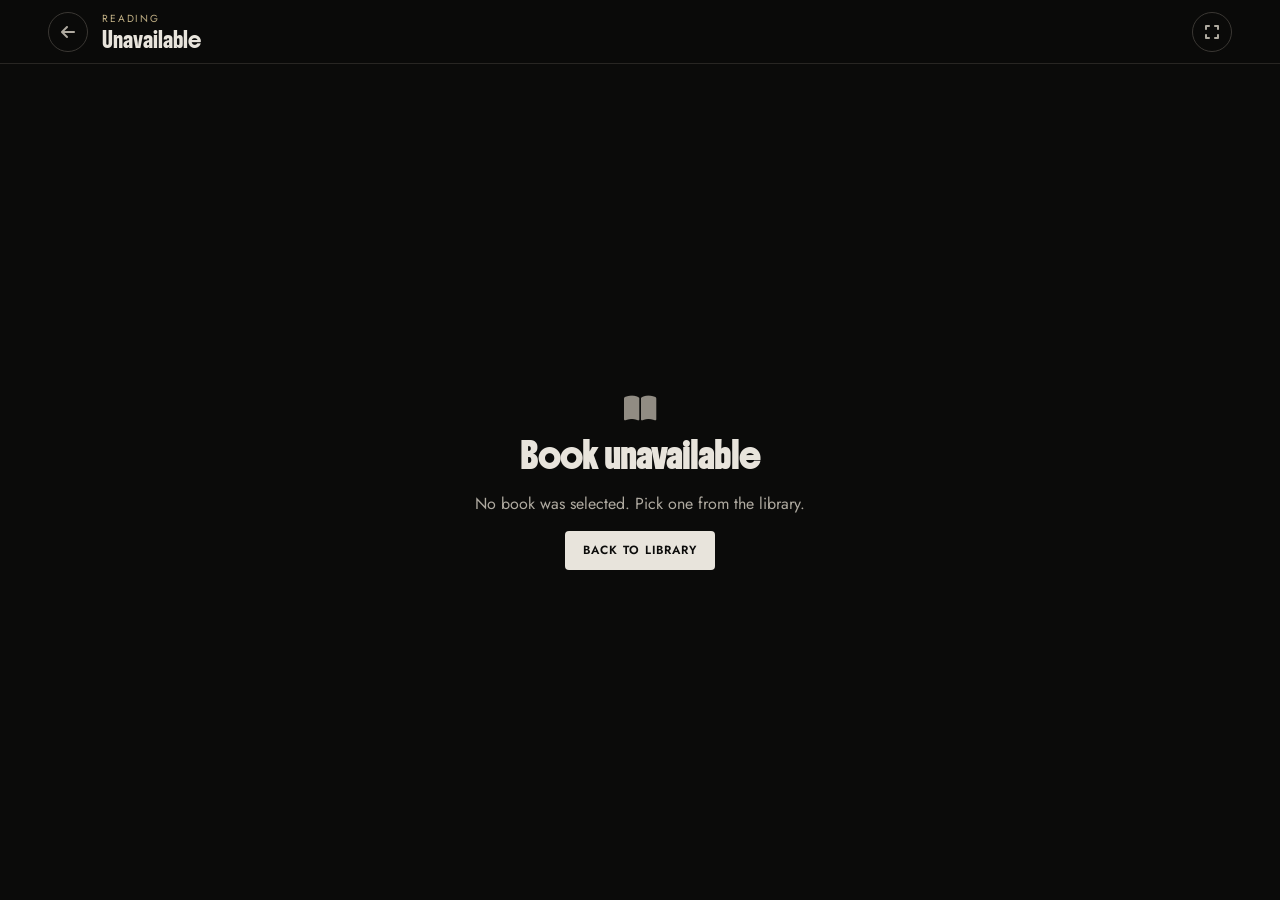
<file: page/readOnline.html>
<!doctype html>
<html lang="en">
  <head>
    <meta charset="UTF-8" />
    <meta name="viewport" content="width=device-width, initial-scale=1.0" />
    <title>Reading — The Behavioral Lab</title>
    <meta name="theme-color" content="#0c0c0b" />
    <meta name="robots" content="noindex" />
    <link rel="icon" href="../assets/logo/favicon.ico" sizes="any" />
    <link rel="stylesheet" href="https://cdnjs.cloudflare.com/ajax/libs/font-awesome/6.5.2/css/all.min.css" crossorigin="anonymous" referrerpolicy="no-referrer" />
    <link rel="stylesheet" href="../css/root.css" />
    <style>
      body { height: 100dvh; overflow: hidden; display:flex; flex-direction:column; }
      .reader-bar {
        height: 64px; flex-shrink: 0; display: flex; align-items: center; justify-content: space-between;
        gap: 16px; padding: 0 var(--gutter); border-bottom: 1px solid var(--line);
        background: rgba(12,12,11,0.95); backdrop-filter: blur(10px); z-index: 20;
      }
      .reader-left { display: flex; align-items: center; gap: 14px; min-width: 0; }
      .icon-btn {
        width: 40px; height: 40px; flex-shrink: 0; display: grid; place-items: center;
        border: 1px solid var(--line-strong); border-radius: 50%; color: var(--paper-muted);
        transition: all var(--dur) var(--ease); background: transparent; cursor: pointer; text-decoration: none;
      }
      .icon-btn:hover { color: var(--paper); border-color: var(--stone); }
      .reader-book { min-width: 0; }
      .reader-label { font-size: 0.64rem; letter-spacing: 0.18em; text-transform: uppercase; color: var(--brass); }
      .reader-title {
        font-family: var(--font-display); font-size: 0.95rem; color: var(--paper);
        white-space: nowrap; overflow: hidden; text-overflow: ellipsis; max-width: min(52vw, 560px);
      }
      .reader-main { flex: 1; position: relative; background: #111; min-height: 0; }
      .reader-frame { position: absolute; inset: 0; width: 100%; height: 100%; border: 0; background: #fff; }
      .reader-state {
        position: absolute; inset: 0; display: flex; flex-direction: column; align-items: center; justify-content: center;
        gap: 14px; padding: 24px; text-align: center; background: var(--ink); color: var(--paper-muted);
      }
      .spinner { width: 34px; height: 34px; border: 2px solid var(--line-strong); border-top-color: var(--brass); border-radius: 50%; animation: spin 0.9s linear infinite; }
      @keyframes spin { to { transform: rotate(360deg); } }
      .reader-state h2 { font-family: var(--font-display); font-size: 1.5rem; color: var(--paper); margin: 0; }
      .reader-state p { max-width: 28rem; line-height: 1.7; }
      .reader-state[hidden] { display: none !important; }
    </style>
  </head>
  <body>
    <header class="reader-bar">
      <div class="reader-left">
        <a href="./books.html" class="icon-btn" aria-label="Back to library"><i class="fa-solid fa-arrow-left" aria-hidden="true"></i></a>
        <div class="reader-book">
          <div class="reader-label">Reading</div>
          <div class="reader-title" id="bookTitle">Loading…</div>
        </div>
      </div>
      <button class="icon-btn" id="fullscreenBtn" aria-label="Toggle fullscreen" title="Toggle fullscreen">
        <i class="fa-solid fa-expand" aria-hidden="true"></i>
      </button>
    </header>

    <main class="reader-main" id="readerMain">
      <div class="reader-state" id="loadingState">
        <div class="spinner" aria-hidden="true"></div>
        <p id="loadingText">Loading book…</p>
      </div>
      <div class="reader-state" id="errorState" hidden>
        <i class="fa-solid fa-book-open" aria-hidden="true" style="font-size:1.8rem;color:var(--stone)"></i>
        <h2>Book unavailable</h2>
        <p id="errorText">We couldn’t load this book.</p>
        <a href="./books.html" class="btn btn-primary btn-sm">Back to library</a>
      </div>
      <iframe id="bookFrame" class="reader-frame" title="Book reader" allow="autoplay; fullscreen" loading="eager"></iframe>
    </main>

    <script>
      (async () => {
        const params = new URLSearchParams(location.search);
        const bookId = params.get('bookID');
        const frame = document.getElementById('bookFrame');
        const title = document.getElementById('bookTitle');
        const loading = document.getElementById('loadingState');
        const loadingText = document.getElementById('loadingText');
        const err = document.getElementById('errorState');
        const errText = document.getElementById('errorText');

        function showError(msg) {
          loading.hidden = true; frame.style.display = 'none'; errText.textContent = msg; err.hidden = false;
          title.textContent = 'Unavailable';
        }
        if (!bookId) { showError('No book was selected. Pick one from the library.'); return; }

        try {
          const res = await fetch('../books.json');
          if (!res.ok) throw new Error('Library request failed');
          const books = await res.json();
          const book = books.find(b => b.id === bookId);
          if (!book) { showError('This book was not found in the library.'); return; }
          title.textContent = book.title;
          document.title = `${book.title} — The Behavioral Lab`;
          frame.src = `https://drive.google.com/file/d/${encodeURIComponent(book.drive_id)}/preview`;
          const slow = setTimeout(() => { if (!loading.hidden) loadingText.textContent = 'Still loading — Google Drive can take a moment.'; }, 8000);
          frame.addEventListener('load', () => { clearTimeout(slow); loading.hidden = true; }, { once: true });
          setTimeout(() => { if (!loading.hidden) { clearTimeout(slow); loading.hidden = true; } }, 20000);
        } catch (e) {
          console.error(e);
          showError('Could not load the library. Check your connection and try again.');
        }

        const fsBtn = document.getElementById('fullscreenBtn');
        const main = document.getElementById('readerMain');
        fsBtn.addEventListener('click', async () => {
          try {
            if (!document.fullscreenElement) await (main.requestFullscreen?.() || main.webkitRequestFullscreen?.());
            else await (document.exitFullscreen?.() || document.webkitExitFullscreen?.());
          } catch (_) {}
        });
        document.addEventListener('fullscreenchange', () => {
          const on = !!document.fullscreenElement;
          fsBtn.querySelector('i').className = on ? 'fa-solid fa-compress' : 'fa-solid fa-expand';
        });
      })();
    </script>
  </body>
</html>
</file>
<file: css/root.css>
@import url('https://fonts.googleapis.com/css2?family=Boldonse&family=Jost:ital,wght@0,100..900;1,100..900&display=swap');

:root {
  /* Palette — ink, paper, aged brass */
  --ink: #0c0c0b;
  --ink-soft: #141413;
  --ink-raised: #1a1918;
  --line: #2a2825;
  --line-strong: #3d3a36;
  --paper: #f0ece4;
  --paper-muted: #b5b0a6;
  --stone: #969188;
  --brass: #c8b68a;
  --brass-dim: rgba(200, 182, 138, 0.18);
  --danger: #d45c4a;

  /* Typography */
  --font-display: 'Boldonse', serif;
  --font-body: 'Jost', sans-serif;

  /* Layout */
  --max-w: 1180px;
  --gutter: clamp(20px, 4vw, 48px);
  --header-h: 72px;
  --radius: 4px;
  --radius-lg: 10px;

  /* Motion */
  --ease: cubic-bezier(0.2, 0.7, 0.2, 1);
  --dur: 220ms;
}

*, *::before, *::after { box-sizing: border-box; margin: 0; padding: 0; }
html { font-size: 16px; scroll-behavior: smooth; -webkit-text-size-adjust: 100%; }
body {
  background: var(--ink);
  color: var(--paper);
  font-family: var(--font-body);
  line-height: 1.6;
  -webkit-font-smoothing: antialiased;
  -moz-osx-font-smoothing: grayscale;
  min-height: 100vh;
  overflow-x: hidden;
}
body::before {
  content: '';
  position: fixed; inset: 0; pointer-events: none; z-index: 90; opacity: 0.03;
  background-image: url("data:image/svg+xml,%3Csvg viewBox='0 0 200 200' xmlns='http://www.w3.org/2000/svg'%3E%3Cfilter id='n'%3E%3CfeTurbulence type='fractalNoise' baseFrequency='0.75' numOctaves='4' stitchTiles='stitch'/%3E%3C/filter%3E%3Crect width='100%25' height='100%25' filter='url(%28%23n%29)'/%3E%3C/svg%3E");
}
img { max-width: 100%; height: auto; display: block; }
a { color: inherit; text-decoration: none; }
button { font: inherit; color: inherit; background: none; border: none; cursor: pointer; }
input, select, textarea { font: inherit; color: inherit; background: transparent; border: none; }
ul, ol { list-style: none; }

::selection { background: var(--brass); color: var(--ink); }
:focus-visible { outline: 2px solid var(--brass); outline-offset: 3px; }

@media (prefers-reduced-motion: reduce) {
  *, *::before, *::after { animation-duration: 0.01ms !important; animation-iteration-count: 1 !important; transition-duration: 0.01ms !important; scroll-behavior: auto !important; }
}

/* Utilities */
.container { width: min(100% - (var(--gutter) * 2), var(--max-w)); margin-inline: auto; }
.sr-only { position: absolute !important; width: 1px; height: 1px; padding: 0; margin: -1px; overflow: hidden; clip: rect(0,0,0,0); white-space: nowrap; border: 0; }
.sr-only:focus, .sr-only:focus-visible {
  position: fixed !important; top: 12px; left: 12px; width: auto; height: auto; margin: 0;
  padding: 12px 16px; clip: auto; overflow: visible; white-space: normal;
  background: var(--paper); color: var(--ink); z-index: 1000; border-radius: var(--radius);
}
.display { font-family: var(--font-display); font-weight: 400; letter-spacing: 0.02em; line-height: 1.05; }

/* Header */
.site-header {
  position: fixed; top: 0; left: 0; right: 0; z-index: 100;
  height: var(--header-h);
  background: rgba(12, 12, 11, 0.88);
  backdrop-filter: saturate(140%) blur(14px);
  -webkit-backdrop-filter: saturate(140%) blur(14px);
  border-bottom: 1px solid var(--line);
}
.site-header .container {
  height: 100%; display: flex; align-items: center; justify-content: space-between; gap: 24px;
}
.brand {
  font-family: var(--font-display); font-size: 1.65rem; letter-spacing: 0.08em;
  color: var(--paper); line-height: 1; padding: 4px 0;
}
.brand span { color: var(--brass); }
.header-nav { display: none; align-items: center; gap: 28px; }
.header-nav a {
  font-size: 0.82rem; letter-spacing: 0.12em; text-transform: uppercase;
  color: var(--paper-muted); transition: color var(--dur) var(--ease);
  padding: 8px 0; position: relative;
}
.header-nav a::after {
  content: ''; position: absolute; left: 0; bottom: 2px; width: 100%; height: 1px;
  background: var(--brass); transform: scaleX(0); transform-origin: left;
  transition: transform var(--dur) var(--ease);
}
.header-nav a:hover, .header-nav a[aria-current="page"] { color: var(--paper); }
.header-nav a:hover::after, .header-nav a[aria-current="page"]::after { transform: scaleX(1); }

.menu-toggle {
  width: 44px; height: 44px; display: inline-flex; flex-direction: column;
  justify-content: center; align-items: center; gap: 6px; margin-right: -10px;
}
.menu-toggle span {
  display: block; width: 24px; height: 1.5px; background: var(--paper);
  transition: transform var(--dur) var(--ease), opacity var(--dur) var(--ease);
  transform-origin: center;
}
.menu-toggle[aria-expanded="true"] span:nth-child(1) { transform: translateY(7.5px) rotate(45deg); }
.menu-toggle[aria-expanded="true"] span:nth-child(2) { opacity: 0; }
.menu-toggle[aria-expanded="true"] span:nth-child(3) { transform: translateY(-7.5px) rotate(-45deg); }

@media (min-width: 860px) {
  .header-nav { display: flex; }
  .menu-toggle { display: none; }
}

/* Drawer */
.drawer-backdrop {
  position: fixed; inset: 0; background: rgba(0,0,0,0.55);
  z-index: 110; opacity: 0; pointer-events: none; transition: opacity var(--dur) var(--ease);
}
.drawer-backdrop.is-open { opacity: 1; pointer-events: auto; }
.drawer {
  position: fixed; top: 0; right: 0; bottom: 0; width: min(340px, 88vw);
  background: var(--ink-soft); border-left: 1px solid var(--line);
  z-index: 120; transform: translateX(100%);
  transition: transform 320ms var(--ease);
  display: flex; flex-direction: column;
}
.drawer.is-open { transform: translateX(0); }
.drawer-head {
  height: var(--header-h); padding: 0 24px; display: flex; align-items: center; justify-content: space-between;
  border-bottom: 1px solid var(--line);
}
.drawer-title { font-size: 0.72rem; letter-spacing: 0.2em; text-transform: uppercase; color: var(--stone); }
.drawer-close { width: 44px; height: 44px; display: grid; place-items: center; margin-right: -10px; color: var(--paper-muted); }
.drawer-close:hover { color: var(--paper); }
.drawer-body { padding: 24px; flex: 1; overflow-y: auto; }
.drawer-links { display: flex; flex-direction: column; gap: 4px; }
.drawer-links a {
  display: flex; align-items: center; gap: 14px; padding: 12px 0;
  font-size: 1rem; color: var(--paper-muted); border-bottom: 1px solid var(--line);
  transition: color var(--dur) var(--ease);
}
.drawer-links a:hover { color: var(--paper); }
.drawer-links a i { width: 18px; color: var(--brass); font-size: 0.9rem; }
.drawer-foot { padding: 24px; border-top: 1px solid var(--line); }
.drawer-note { font-size: 0.78rem; line-height: 1.6; color: var(--stone); margin-bottom: 16px; }

/* Buttons */
.btn {
  display: inline-flex; align-items: center; justify-content: center; gap: 10px;
  padding: 14px 28px; font-size: 0.82rem; font-weight: 600; letter-spacing: 0.08em; text-transform: uppercase;
  border-radius: var(--radius); transition: all var(--dur) var(--ease);
  white-space: nowrap; cursor: pointer; text-decoration: none;
}
.btn-primary { background: var(--paper); color: var(--ink); }
.btn-primary:hover { background: var(--brass); color: var(--ink); }
.btn-ghost { border: 1px solid var(--line-strong); color: var(--paper); }
.btn-ghost:hover { border-color: var(--paper-muted); background: rgba(240,236,228,0.04); }
.btn-sm { padding: 10px 18px; font-size: 0.74rem; }

/* Footer */
.site-footer {
  padding: 64px 0 32px; border-top: 1px solid var(--line); margin-top: auto;
}
.footer-grid {
  display: grid; gap: 40px; grid-template-columns: 1fr; margin-bottom: 48px;
}
.footer-brand p { margin-top: 16px; color: var(--stone); font-size: 0.92rem; line-height: 1.7; max-width: 32ch; }
.footer-col h4 {
  font-size: 0.7rem; font-weight: 600; letter-spacing: 0.2em; text-transform: uppercase;
  color: var(--paper-muted); margin-bottom: 16px; font-family: var(--font-body);
}
.footer-col ul { display: flex; flex-direction: column; gap: 10px; }
.footer-col a { color: var(--stone); font-size: 0.92rem; transition: color var(--dur) var(--ease); }
.footer-col a:hover { color: var(--paper); }
.footer-bottom {
  display: flex; flex-direction: column; gap: 12px; padding-top: 24px;
  border-top: 1px solid var(--line); font-size: 0.8rem; color: var(--stone);
}
.footer-bottom a { color: var(--paper-muted); text-decoration: underline; text-decoration-color: var(--line-strong); text-underline-offset: 3px; }
.footer-bottom a:hover { color: var(--paper); }
@media (min-width: 640px) {
  .footer-grid { grid-template-columns: 1fr 1fr; }
  .footer-bottom { flex-direction: row; justify-content: space-between; align-items: center; }
}
@media (min-width: 980px) { .footer-grid { grid-template-columns: 1.5fr 1fr 1fr 1fr; } }

/* Book Card */
.book-card { display: flex; flex-direction: column; min-width: 0; }
.book-cover-wrap {
  display: block; position: relative; aspect-ratio: 2 / 3; overflow: hidden;
  background: var(--ink-raised); border: 1px solid var(--line); color: inherit;
}
.book-cover {
  width: 100%; height: 100%; object-fit: cover;
  transition: transform 500ms var(--ease), filter 500ms var(--ease);
}
.book-card:hover .book-cover { transform: scale(1.03); filter: brightness(0.72); }
.book-cover-overlay {
  position: absolute; inset: 0; display: flex; align-items: center; justify-content: center;
  opacity: 0; transition: opacity var(--dur) var(--ease);
}
.book-card:hover .book-cover-overlay, .book-card:focus-within .book-cover-overlay { opacity: 1; }
.book-cover-overlay .btn { transform: translateY(6px); transition: all var(--dur) var(--ease); }
.book-card:hover .book-cover-overlay .btn, .book-card:focus-within .book-cover-overlay .btn { transform: translateY(0); }
.book-meta { padding-top: 14px; display: flex; flex-direction: column; gap: 4px; flex: 1; }
.book-cat {
  font-size: 0.67rem; font-weight: 600; letter-spacing: 0.16em; text-transform: uppercase;
  color: var(--brass);
}
.book-title {
  font-family: var(--font-display); font-size: 1.05rem; line-height: 1.35; color: var(--paper);
  display: -webkit-box; -webkit-line-clamp: 2; -webkit-box-orient: vertical; overflow: hidden;
}
.book-author { font-size: 0.88rem; color: var(--stone); margin-bottom: 14px; }
.book-actions { margin-top: auto; display: flex; gap: 8px; }
.book-actions .btn-read {
  flex: 1; padding: 11px 14px; font-size: 0.72rem; font-weight: 600; letter-spacing: 0.06em; text-transform: uppercase;
  background: var(--paper); color: var(--ink); text-align: center; border-radius: var(--radius);
  transition: all var(--dur) var(--ease);
}
.book-actions .btn-read:hover { background: var(--brass); }
.book-actions .btn-dl {
  width: 42px; flex-shrink: 0; display: grid; place-items: center;
  border: 1px solid var(--line-strong); color: var(--paper-muted); border-radius: var(--radius);
  transition: all var(--dur) var(--ease);
}
.book-actions .btn-dl:hover { border-color: var(--paper-muted); color: var(--paper); }

/* Skeleton */
.skeleton { background: linear-gradient(110deg, var(--ink-raised) 8%, #222120 18%, var(--ink-raised) 33%); background-size: 200% 100%; animation: shimmer 1.6s linear infinite; }
@keyframes shimmer { to { background-size: -200% 100%; } }
.sk-cover { aspect-ratio: 2/3; border: 1px solid var(--line); }
.sk-line { height: 10px; margin-top: 12px; border-radius: 2px; }
.sk-line.sm { width: 45%; }
.sk-line.lg { width: 85%; height: 14px; }

/* Misc */
.page-main { padding-top: var(--header-h); flex: 1; }
.section-label {
  font-size: 0.68rem; font-weight: 600; letter-spacing: 0.22em; text-transform: uppercase;
  color: var(--brass); display: flex; align-items: center; gap: 12px;
}
.section-label::before { content: ''; width: 24px; height: 1px; background: var(--brass); transform-origin: left; transition: transform 500ms var(--ease); }

/* Motion */
.reveal { opacity: 0; transform: translateY(20px); transition: opacity 600ms var(--ease), transform 600ms var(--ease); }
.reveal.is-visible { opacity: 1; transform: none; }

@keyframes fade-up {
  from { opacity: 0; transform: translateY(24px); }
  to { opacity: 1; transform: translateY(0); }
}
@keyframes fade-in {
  from { opacity: 0; }
  to { opacity: 1; }
}
@keyframes line-grow {
  from { transform: scaleX(0); }
  to { transform: scaleX(1); }
}
.hero-animate { opacity: 0; animation: fade-up 700ms var(--ease) forwards; }
.hero-animate-d1 { animation-delay: 80ms; }
.hero-animate-d2 { animation-delay: 180ms; }
.hero-animate-d3 { animation-delay: 280ms; }
.hero-animate-d4 { animation-delay: 380ms; }
.hero-animate-d5 { animation-delay: 500ms; }

.book-card { transition: transform 300ms var(--ease); }
.book-card:hover { transform: translateY(-4px); }
.book-cover-wrap::after {
  content: ''; position: absolute; inset: 0; border: 1px solid transparent;
  transition: border-color 300ms var(--ease); pointer-events: none;
}
.book-card:hover .book-cover-wrap::after { border-color: rgba(200,182,138,0.25); }

.btn, .filter-pill, .link-card, .icon-btn, .book-actions .btn-read, .book-actions .btn-dl {
  will-change: transform;
}
.btn:active { transform: scale(0.98); }

@media (prefers-reduced-motion: reduce) {
  .hero-animate { opacity: 1; animation: none; transform: none; }
  .book-card, .book-card:hover { transform: none; }
}

@media (max-width: 859px) {
  .book-cover-overlay { display: none; }
}
</file>
<file: game/css/game.css>
/* ============================================================
   VANTAGE — TBL competitive brain arena
   Design system: ink, paper, signal lime, instrument mono
   ============================================================ */

:root {
  --v-bg: #080807;
  --v-bg-soft: #0c0c0b;
  --v-surface: #111110;
  --v-surface-2: #171716;
  --v-surface-3: #1d1d1b;
  --v-line: rgba(236, 232, 224, 0.10);
  --v-line-strong: rgba(236, 232, 224, 0.20);
  --v-text: #ece8e0;
  --v-muted: #aaa49a;
  --v-dim: #777168;
  --v-signal: #d7f45a;
  --v-signal-strong: #e4fb78;
  --v-signal-ink: #101204;
  --v-signal-soft: rgba(215, 244, 90, 0.10);
  --v-danger: #ff6b5b;
  --v-danger-soft: rgba(255, 107, 91, 0.10);
  --v-win: #7cf2a4;
  --v-win-soft: rgba(124, 242, 164, 0.10);
  --v-amber: #f0c05a;
  --v-radius: 2px;
  --v-header-h: 68px;
  --v-mono: ui-monospace, "SF Mono", "Cascadia Mono", "Roboto Mono", Menlo, monospace;
  --v-ease: cubic-bezier(0.22, 1, 0.36, 1);
  --v-ease-out: cubic-bezier(0.16, 1, 0.3, 1);
}

/* ---------- Base ---------- */
body.game-page {
  background: var(--v-bg);
  color: var(--v-text);
  min-height: 100vh;
  overflow-x: hidden;
}
body.game-page::before {
  content: '';
  position: fixed;
  inset: 0;
  pointer-events: none;
  z-index: 0;
  background:
    radial-gradient(ellipse 70% 45% at 50% -10%, rgba(215, 244, 90, 0.07), transparent 70%),
    linear-gradient(180deg, rgba(255, 255, 255, 0.012), transparent 30%);
}
body.game-page::after {
  content: '';
  position: fixed;
  inset: 0;
  pointer-events: none;
  z-index: 0;
  opacity: 0.5;
  background-image:
    linear-gradient(rgba(236, 232, 224, 0.018) 1px, transparent 1px),
    linear-gradient(90deg, rgba(236, 232, 224, 0.018) 1px, transparent 1px);
  background-size: 72px 72px;
  mask-image: linear-gradient(180deg, black, transparent 70%);
  -webkit-mask-image: linear-gradient(180deg, black, transparent 70%);
}

.v-shell {
  position: relative;
  z-index: 1;
  width: min(100% - 40px, 1200px);
  margin-inline: auto;
  padding: calc(var(--v-header-h) + 40px) 0 96px;
  min-height: 100vh;
}
@media (max-width: 640px) {
  .v-shell { width: min(100% - 28px, 1200px); padding-top: calc(var(--v-header-h) + 28px); padding-bottom: 120px; }
}

.v-skip {
  position: fixed;
  left: 12px;
  top: 12px;
  z-index: 200;
  padding: 10px 14px;
  background: var(--v-signal);
  color: var(--v-signal-ink);
  font-weight: 700;
  font-size: 0.8rem;
  transform: translateY(-160%);
  transition: transform 160ms var(--v-ease);
}
.v-skip:focus { transform: translateY(0); }

/* ---------- Header ---------- */
.v-header {
  position: fixed;
  top: 0;
  left: 0;
  right: 0;
  z-index: 90;
  height: var(--v-header-h);
  background: rgba(8, 8, 7, 0.82);
  border-bottom: 1px solid var(--v-line);
  backdrop-filter: saturate(150%) blur(18px);
  -webkit-backdrop-filter: saturate(150%) blur(18px);
}
.v-header-inner {
  height: 100%;
  width: min(100% - 40px, 1200px);
  margin-inline: auto;
  display: flex;
  align-items: center;
  justify-content: space-between;
  gap: 24px;
}
@media (max-width: 640px) { .v-header-inner { width: min(100% - 28px, 1200px); } }

.v-brand {
  display: inline-flex;
  align-items: baseline;
  gap: 10px;
  text-decoration: none;
  min-width: 0;
  flex-shrink: 0;
}
.v-brand-mark {
  font-family: var(--font-display);
  font-size: 1.42rem;
  letter-spacing: 0.03em;
  line-height: 1;
  color: var(--v-text);
  white-space: nowrap;
}
.v-brand-mark span { color: var(--v-signal); }
.v-brand-sub {
  font-family: var(--v-mono);
  font-size: 0.56rem;
  letter-spacing: 0.18em;
  text-transform: uppercase;
  color: var(--v-dim);
  padding-left: 10px;
  border-left: 1px solid var(--v-line-strong);
  white-space: nowrap;
}
@media (max-width: 480px) { .v-brand-sub { display: none; } }

.v-nav {
  display: flex;
  align-items: center;
  gap: 2px;
  margin-left: auto;
}
.v-nav a {
  position: relative;
  padding: 10px 12px;
  font-family: var(--v-mono);
  font-size: 0.63rem;
  font-weight: 600;
  letter-spacing: 0.14em;
  text-transform: uppercase;
  color: var(--v-muted);
  text-decoration: none;
  transition: color 160ms var(--v-ease);
  white-space: nowrap;
}
.v-nav a:hover { color: var(--v-text); }
.v-nav a::after {
  content: '';
  position: absolute;
  left: 12px;
  right: 12px;
  bottom: 4px;
  height: 1px;
  background: var(--v-signal);
  transform: scaleX(0);
  transform-origin: left;
  transition: transform 220ms var(--v-ease);
}
.v-nav a:hover::after { transform: scaleX(1); }
.v-nav a[aria-current="page"] { color: var(--v-text); }
.v-nav a[aria-current="page"]::after { transform: scaleX(1); }

.v-auth { display: flex; align-items: center; gap: 10px; flex-shrink: 0; }
.v-auth-link {
  display: inline-flex;
  align-items: center;
  gap: 8px;
  padding: 9px 14px;
  border: 1px solid var(--v-line-strong);
  color: var(--v-text);
  font-family: var(--v-mono);
  font-size: 0.6rem;
  font-weight: 600;
  letter-spacing: 0.12em;
  text-transform: uppercase;
  text-decoration: none;
  transition: border-color 160ms var(--v-ease), background 160ms var(--v-ease);
}
.v-auth-link:hover { border-color: var(--v-signal); background: var(--v-signal-soft); }
.v-auth-user { display: flex; align-items: center; gap: 9px; }
.v-auth-avatar {
  width: 30px;
  height: 30px;
  border-radius: 50%;
  display: grid;
  place-items: center;
  background: var(--v-signal);
  color: var(--v-signal-ink);
  font-family: var(--v-mono);
  font-size: 0.68rem;
  font-weight: 700;
  text-decoration: none;
  flex-shrink: 0;
}
.v-auth-name {
  max-width: 120px;
  overflow: hidden;
  text-overflow: ellipsis;
  white-space: nowrap;
  font-size: 0.78rem;
  color: var(--v-muted);
  text-decoration: none;
}
.v-auth-name:hover { color: var(--v-text); }
.v-auth-out {
  display: grid;
  place-items: center;
  width: 32px;
  height: 32px;
  border: 1px solid var(--v-line);
  color: var(--v-dim);
  background: transparent;
  cursor: pointer;
  transition: color 160ms var(--v-ease), border-color 160ms var(--v-ease);
}
.v-auth-out:hover { color: var(--v-danger); border-color: rgba(255, 107, 91, 0.4); }
@media (max-width: 760px) {
  .v-nav { display: none; }
  .v-auth-name { display: none; }
}

/* Mobile tab bar */
.v-tabbar {
  display: none;
  position: fixed;
  left: 0;
  right: 0;
  bottom: 0;
  z-index: 95;
  background: rgba(8, 8, 7, 0.92);
  border-top: 1px solid var(--v-line);
  backdrop-filter: blur(18px);
  -webkit-backdrop-filter: blur(18px);
  padding-bottom: env(safe-area-inset-bottom, 0);
}
.v-tabbar a {
  flex: 1;
  display: flex;
  flex-direction: column;
  align-items: center;
  justify-content: center;
  gap: 4px;
  padding: 10px 4px 9px;
  color: var(--v-dim);
  text-decoration: none;
  font-family: var(--v-mono);
  font-size: 0.53rem;
  letter-spacing: 0.1em;
  text-transform: uppercase;
  transition: color 160ms var(--v-ease);
  min-height: 54px;
}
.v-tabbar a i { font-size: 0.95rem; }
.v-tabbar a[aria-current="page"] { color: var(--v-signal); }
@media (max-width: 760px) { .v-tabbar { display: flex; } }

/* ---------- Typography helpers ---------- */
.v-kicker {
  display: inline-flex;
  align-items: center;
  gap: 10px;
  font-family: var(--v-mono);
  font-size: 0.6rem;
  font-weight: 600;
  letter-spacing: 0.2em;
  text-transform: uppercase;
  color: var(--v-signal);
}
.v-kicker::before {
  content: '';
  width: 6px;
  height: 6px;
  background: var(--v-signal);
  box-shadow: 0 0 12px rgba(215, 244, 90, 0.7);
  flex-shrink: 0;
}
.v-display {
  font-family: var(--font-display);
  font-weight: 400;
  line-height: 0.92;
  letter-spacing: 0.005em;
}
.v-lead { color: var(--v-muted); line-height: 1.78; font-size: 1rem; max-width: 40rem; }
.v-mono { font-family: var(--v-mono); }
.v-signal { color: var(--v-signal); }
.v-muted { color: var(--v-muted); }
.v-dim { color: var(--v-dim); }

/* ---------- Buttons ---------- */
.v-btn {
  display: inline-flex;
  align-items: center;
  justify-content: center;
  gap: 9px;
  min-height: 46px;
  padding: 0 20px;
  border: 1px solid var(--v-line-strong);
  background: transparent;
  color: var(--v-text);
  font-family: var(--v-mono);
  font-size: 0.63rem;
  font-weight: 700;
  letter-spacing: 0.12em;
  text-transform: uppercase;
  text-decoration: none;
  cursor: pointer;
  transition: transform 160ms var(--v-ease), border-color 160ms var(--v-ease), background 160ms var(--v-ease), color 160ms var(--v-ease);
  white-space: nowrap;
}
.v-btn:hover { border-color: rgba(236, 232, 224, 0.36); transform: translateY(-1px); }
.v-btn:active { transform: translateY(0); }
.v-btn:focus-visible { outline: 2px solid var(--v-signal); outline-offset: 3px; }
.v-btn[disabled], .v-btn.is-disabled { opacity: 0.45; pointer-events: none; }
.v-btn-signal {
  background: var(--v-signal);
  border-color: var(--v-signal);
  color: var(--v-signal-ink);
}
.v-btn-signal:hover { background: var(--v-signal-strong); border-color: var(--v-signal-strong); color: var(--v-signal-ink); }
.v-btn-ghost { border-color: transparent; color: var(--v-muted); }
.v-btn-ghost:hover { color: var(--v-text); border-color: var(--v-line); }
.v-btn-sm { min-height: 36px; padding: 0 14px; font-size: 0.58rem; }
.v-btn-block { width: 100%; }

/* ---------- Cards / panels ---------- */
.v-card {
  background: linear-gradient(180deg, rgba(255, 255, 255, 0.018), transparent 42%), var(--v-surface);
  border: 1px solid var(--v-line);
  border-radius: var(--v-radius);
}
.v-card-head {
  display: flex;
  align-items: center;
  justify-content: space-between;
  gap: 12px;
  padding: 16px 20px;
  border-bottom: 1px solid var(--v-line);
}
.v-card-head h2, .v-card-head h3 {
  font-family: var(--v-mono);
  font-size: 0.62rem;
  font-weight: 600;
  letter-spacing: 0.16em;
  text-transform: uppercase;
  color: var(--v-muted);
}
.v-card-head .v-chip { flex-shrink: 0; }
.v-card-body { padding: 20px; }

.v-chip {
  display: inline-flex;
  align-items: center;
  gap: 6px;
  padding: 5px 9px;
  border: 1px solid var(--v-line);
  font-family: var(--v-mono);
  font-size: 0.55rem;
  font-weight: 600;
  letter-spacing: 0.12em;
  text-transform: uppercase;
  color: var(--v-dim);
  white-space: nowrap;
}
.v-chip-live { color: var(--v-signal); border-color: rgba(215, 244, 90, 0.26); background: var(--v-signal-soft); }
.v-chip-live::before {
  content: '';
  width: 5px;
  height: 5px;
  border-radius: 50%;
  background: var(--v-signal);
  animation: v-pulse 1.8s infinite;
}
@keyframes v-pulse { 0%, 100% { opacity: 1; } 50% { opacity: 0.35; } }

/* ---------- Stats ---------- */
.v-stat-grid { display: grid; grid-template-columns: repeat(2, 1fr); gap: 10px; }
@media (min-width: 720px) { .v-stat-grid { grid-template-columns: repeat(4, 1fr); } }
.v-stat {
  padding: 18px;
  border: 1px solid var(--v-line);
  background: var(--v-surface);
  position: relative;
  overflow: hidden;
}
.v-stat::after {
  content: '';
  position: absolute;
  left: 0;
  bottom: 0;
  width: 100%;
  height: 1px;
  background: linear-gradient(90deg, var(--v-signal), transparent);
  opacity: 0;
  transition: opacity 220ms var(--v-ease);
}
.v-stat:hover::after { opacity: 0.5; }
.v-stat-val {
  font-family: var(--font-display);
  font-size: clamp(1.7rem, 3vw, 2.2rem);
  line-height: 1;
  color: var(--v-text);
  font-variant-numeric: tabular-nums;
}
.v-stat-val.is-signal { color: var(--v-signal); }
.v-stat-label {
  margin-top: 9px;
  font-family: var(--v-mono);
  font-size: 0.56rem;
  font-weight: 600;
  letter-spacing: 0.14em;
  text-transform: uppercase;
  color: var(--v-dim);
}
.v-stat-delta { font-family: var(--v-mono); font-size: 0.6rem; color: var(--v-win); margin-top: 6px; }
.v-stat-delta.is-down { color: var(--v-danger); }

/* ---------- Rows / meters ---------- */
.v-row {
  display: flex;
  align-items: baseline;
  justify-content: space-between;
  gap: 16px;
  padding: 11px 0;
  border-bottom: 1px solid var(--v-line);
}
.v-row:last-child { border-bottom: 0; padding-bottom: 0; }
.v-row-label { font-size: 0.84rem; color: var(--v-muted); }
.v-row-value {
  font-family: var(--font-display);
  font-size: 1.08rem;
  color: var(--v-text);
  font-variant-numeric: tabular-nums;
}
.v-row-value.is-signal { color: var(--v-signal); }

.v-meter {
  height: 4px;
  background: var(--v-surface-3);
  overflow: hidden;
  margin-top: 8px;
}
.v-meter > span {
  display: block;
  height: 100%;
  width: var(--p, 0%);
  background: var(--v-signal);
  transition: width 600ms var(--v-ease-out);
}

/* ---------- Hero ---------- */
.v-hero {
  display: grid;
  gap: 32px;
  padding: 12px 0 48px;
  border-bottom: 1px solid var(--v-line);
  margin-bottom: 48px;
}
.v-hero h1 {
  font-family: var(--font-display);
  font-weight: 400;
  font-size: clamp(3.2rem, 10vw, 7.6rem);
  line-height: 0.86;
  letter-spacing: 0.005em;
  margin: 18px 0 0;
  max-width: 11ch;
}
.v-hero h1 .v-hero-accent {
  display: block;
  color: var(--v-signal);
}
.v-hero .v-lead { margin-top: 24px; }
.v-hero-actions { display: flex; flex-wrap: wrap; gap: 10px; margin-top: 28px; }
@media (min-width: 960px) {
  .v-hero { grid-template-columns: minmax(0, 1fr) 360px; align-items: end; gap: 56px; }
}

/* Standing card */
.v-standing { align-self: end; }
.v-standing-score {
  display: flex;
  align-items: flex-end;
  justify-content: space-between;
  gap: 16px;
  padding: 22px 20px 18px;
  border-bottom: 1px solid var(--v-line);
}
.v-standing-score strong {
  font-family: var(--font-display);
  font-size: clamp(2.8rem, 5vw, 3.8rem);
  line-height: 0.9;
  color: var(--v-signal);
  font-weight: 400;
  font-variant-numeric: tabular-nums;
}
.v-standing-score span {
  font-family: var(--v-mono);
  font-size: 0.56rem;
  letter-spacing: 0.14em;
  text-transform: uppercase;
  color: var(--v-dim);
  padding-bottom: 6px;
}
.v-standing-body { padding: 6px 20px; }
.v-standing-foot { padding: 14px 20px; border-top: 1px solid var(--v-line); }
.v-standing-foot .v-btn { width: 100%; }

/* ---------- Sections ---------- */
.v-section { margin-bottom: 56px; }
.v-section:last-child { margin-bottom: 0; }
.v-section-head {
  display: flex;
  align-items: flex-end;
  justify-content: space-between;
  gap: 24px;
  margin-bottom: 24px;
}
.v-section-head h2 {
  font-family: var(--font-display);
  font-weight: 400;
  font-size: clamp(2rem, 4.6vw, 3.4rem);
  line-height: 0.96;
  margin-top: 12px;
}
.v-section-head p { color: var(--v-muted); font-size: 0.92rem; line-height: 1.7; max-width: 26rem; }
@media (max-width: 720px) { .v-section-head { flex-direction: column; align-items: flex-start; gap: 12px; } }

/* ---------- Mode cards ---------- */
.v-modes { display: grid; gap: 12px; }
@media (min-width: 900px) { .v-modes { grid-template-columns: 1.15fr 1fr 1fr; } }
.v-mode {
  position: relative;
  display: flex;
  flex-direction: column;
  padding: 26px;
  border: 1px solid var(--v-line);
  background: var(--v-surface);
  overflow: hidden;
  transition: transform 240ms var(--v-ease), border-color 240ms var(--v-ease), background 240ms var(--v-ease);
}
.v-mode::before {
  content: '';
  position: absolute;
  top: 0;
  left: 0;
  width: 100%;
  height: 2px;
  background: linear-gradient(90deg, var(--v-signal), transparent);
  transform: scaleX(0);
  transform-origin: left;
  transition: transform 320ms var(--v-ease);
}
.v-mode:hover, .v-mode:focus-within {
  transform: translateY(-3px);
  border-color: var(--v-line-strong);
  background: var(--v-surface-2);
}
.v-mode:hover::before, .v-mode:focus-within::before { transform: scaleX(1); }
.v-mode.is-featured { background: linear-gradient(180deg, rgba(215, 244, 90, 0.055), transparent 34%), var(--v-surface); }
.v-mode-top { display: flex; align-items: center; justify-content: space-between; gap: 12px; margin-bottom: 22px; }
.v-mode-icon {
  width: 38px;
  height: 38px;
  display: grid;
  place-items: center;
  border: 1px solid rgba(215, 244, 90, 0.24);
  background: rgba(215, 244, 90, 0.04);
  color: var(--v-signal);
  font-size: 0.9rem;
}
.v-mode h3 {
  font-family: var(--font-display);
  font-weight: 400;
  font-size: clamp(1.55rem, 2.6vw, 2rem);
  line-height: 1.02;
  margin-bottom: 10px;
}
.v-mode p { color: var(--v-muted); font-size: 0.9rem; line-height: 1.72; margin-bottom: 24px; max-width: 32ch; }
.v-mode-foot { margin-top: auto; display: flex; align-items: center; justify-content: space-between; gap: 12px; }
.v-mode-meta { font-family: var(--v-mono); font-size: 0.56rem; letter-spacing: 0.1em; text-transform: uppercase; color: var(--v-dim); }

/* ---------- Rules ---------- */
.v-rules { border: 1px solid var(--v-line); background: var(--v-surface); }
.v-rule {
  display: grid;
  gap: 8px;
  padding: 22px 24px;
  border-bottom: 1px solid var(--v-line);
}
.v-rule:last-child { border-bottom: 0; }
.v-rule-num { font-family: var(--v-mono); font-size: 0.62rem; letter-spacing: 0.14em; color: var(--v-signal); }
.v-rule h3 { font-size: 0.78rem; font-weight: 600; letter-spacing: 0.08em; text-transform: uppercase; color: var(--v-text); }
.v-rule p { color: var(--v-muted); font-size: 0.9rem; line-height: 1.7; max-width: 42rem; }
@media (min-width: 760px) {
  .v-rule { grid-template-columns: 64px 220px 1fr; align-items: start; gap: 24px; }
}

/* ---------- Arena / Play ---------- */
.v-play-layout { display: grid; gap: 14px; }
@media (min-width: 1000px) { .v-play-layout { grid-template-columns: minmax(0, 1fr) 320px; align-items: start; } }

.v-arena { position: relative; border: 1px solid var(--v-line); background: #070706; overflow: hidden; }
.v-arena-hud {
  display: grid;
  grid-template-columns: minmax(0, 1fr) auto minmax(0, 1fr);
  gap: 14px;
  align-items: center;
  padding: 16px 20px;
  border-bottom: 1px solid var(--v-line);
  background: linear-gradient(180deg, rgba(255, 255, 255, 0.016), transparent), var(--v-surface);
}
.v-hud-player { min-width: 0; }
.v-hud-player.is-right { text-align: right; }
.v-hud-name {
  font-family: var(--v-mono);
  font-size: 0.56rem;
  font-weight: 600;
  letter-spacing: 0.16em;
  text-transform: uppercase;
  color: var(--v-dim);
  white-space: nowrap;
  overflow: hidden;
  text-overflow: ellipsis;
}
.v-hud-score {
  font-family: var(--font-display);
  font-size: clamp(1.9rem, 4vw, 2.7rem);
  line-height: 0.95;
  color: var(--v-text);
  margin-top: 5px;
  font-variant-numeric: tabular-nums;
}
.v-hud-score.is-signal { color: var(--v-signal); }
.v-hud-center { text-align: center; padding: 0 16px; border-left: 1px solid var(--v-line); border-right: 1px solid var(--v-line); }
.v-timer-ring {
  --p: 360deg;
  width: 62px;
  height: 62px;
  margin: 0 auto;
  border-radius: 50%;
  background: conic-gradient(var(--v-signal) var(--p), rgba(236, 232, 224, 0.08) 0);
  display: grid;
  place-items: center;
  position: relative;
  transition: background 300ms linear;
}
.v-timer-ring::before {
  content: '';
  position: absolute;
  inset: 3px;
  border-radius: 50%;
  background: var(--v-surface);
}
.v-timer-ring span {
  position: relative;
  z-index: 1;
  font-family: var(--font-display);
  font-size: 1.3rem;
  line-height: 1;
  color: var(--v-text);
  font-variant-numeric: tabular-nums;
}
.v-timer-ring.is-low { background: conic-gradient(var(--v-danger) var(--p), rgba(236, 232, 224, 0.08) 0); }
.v-timer-ring.is-low span { color: var(--v-danger); }
.v-hud-round {
  font-family: var(--v-mono);
  font-size: 0.54rem;
  letter-spacing: 0.14em;
  text-transform: uppercase;
  color: var(--v-dim);
  margin-top: 6px;
}
.v-combo {
  display: inline-flex;
  align-items: center;
  gap: 5px;
  margin-top: 4px;
  font-family: var(--v-mono);
  font-size: 0.54rem;
  letter-spacing: 0.1em;
  text-transform: uppercase;
  color: var(--v-amber);
  opacity: 0;
  transition: opacity 160ms var(--v-ease);
}
.v-combo.is-on { opacity: 1; }

.v-canvas-wrap { position: relative; height: 180px; border-bottom: 1px solid var(--v-line); background: #080807; }
.v-canvas-wrap canvas { display: block; width: 100% !important; height: 100% !important; position: absolute; inset: 0; }

.v-question { padding: 32px 22px 26px; }
.v-q-meta {
  display: flex;
  justify-content: space-between;
  align-items: center;
  gap: 12px;
  font-family: var(--v-mono);
  font-size: 0.56rem;
  letter-spacing: 0.12em;
  text-transform: uppercase;
  color: var(--v-dim);
  margin-bottom: 22px;
}
.v-q-text {
  font-family: var(--font-display);
  font-size: clamp(2.6rem, 8vw, 5rem);
  line-height: 0.94;
  text-align: center;
  color: var(--v-text);
  margin-bottom: 28px;
  font-variant-numeric: tabular-nums;
  letter-spacing: 0.01em;
}
.v-answers { display: grid; grid-template-columns: 1fr 1fr; gap: 9px; max-width: 660px; margin: 0 auto; }
.v-answer {
  position: relative;
  display: flex;
  align-items: center;
  justify-content: center;
  min-height: 64px;
  padding: 14px 16px;
  border: 1px solid var(--v-line-strong);
  background: var(--v-surface);
  color: var(--v-text);
  font-family: var(--font-display);
  font-size: 1.3rem;
  cursor: pointer;
  transition: transform 140ms var(--v-ease), border-color 140ms var(--v-ease), background 140ms var(--v-ease), color 140ms var(--v-ease);
  font-variant-numeric: tabular-nums;
}
.v-answer:hover:not(:disabled) { border-color: rgba(215, 244, 90, 0.45); background: var(--v-surface-2); transform: translateY(-1px); }
.v-answer:active:not(:disabled) { transform: translateY(0); }
.v-answer:focus-visible { outline: 2px solid var(--v-signal); outline-offset: 2px; }
.v-answer:disabled { cursor: default; }
.v-answer .v-key {
  position: absolute;
  top: 7px;
  left: 9px;
  font-family: var(--v-mono);
  font-size: 0.52rem;
  color: var(--v-dim);
  letter-spacing: 0.08em;
}
.v-answer.is-correct { background: var(--v-win-soft); border-color: rgba(124, 242, 164, 0.55); color: var(--v-win); }
.v-answer.is-wrong { background: var(--v-danger-soft); border-color: rgba(255, 107, 91, 0.5); color: #ff8e82; }

.v-arena-foot {
  display: flex;
  align-items: center;
  justify-content: space-between;
  gap: 16px;
  padding: 14px 20px;
  border-top: 1px solid var(--v-line);
  background: rgba(255, 255, 255, 0.008);
  font-size: 0.8rem;
  color: var(--v-dim);
}
.v-status { color: var(--v-muted); }
.v-status.is-good { color: var(--v-win); }
.v-status.is-bad { color: #ff8e82; }
@media (max-width: 640px) {
  .v-arena-hud { padding: 14px 12px; gap: 8px; }
  .v-hud-center { padding: 0 8px; }
  .v-timer-ring { width: 54px; height: 54px; }
  .v-question { padding: 26px 16px 22px; }
  .v-answers { grid-template-columns: 1fr; }
  .v-arena-foot { flex-direction: column; align-items: stretch; }
  .v-arena-foot .v-btn { width: 100%; }
}

/* Result overlay */
.v-result {
  position: absolute;
  inset: 0;
  z-index: 30;
  display: none;
  align-items: center;
  justify-content: center;
  padding: 20px;
  background: rgba(8, 8, 7, 0.86);
  backdrop-filter: blur(6px);
  -webkit-backdrop-filter: blur(6px);
}
.v-result.is-open { display: flex; }
.v-result-card { width: min(100%, 420px); padding: 30px; text-align: center; }
.v-result-card h2 {
  font-family: var(--font-display);
  font-weight: 400;
  font-size: clamp(2.4rem, 6vw, 3.4rem);
  line-height: 0.94;
  margin: 10px 0 8px;
}
.v-result-card > p { color: var(--v-muted); line-height: 1.7; margin-bottom: 22px; }
.v-result-stats { display: grid; grid-template-columns: repeat(3, 1fr); gap: 8px; margin-bottom: 22px; }
.v-result-stat { padding: 13px 8px; border: 1px solid var(--v-line); background: rgba(255, 255, 255, 0.012); }
.v-result-stat strong {
  display: block;
  font-family: var(--font-display);
  font-size: 1.3rem;
  font-weight: 400;
  line-height: 1;
  color: var(--v-text);
  margin-bottom: 6px;
  font-variant-numeric: tabular-nums;
}
.v-result-stat span { font-family: var(--v-mono); font-size: 0.52rem; letter-spacing: 0.12em; text-transform: uppercase; color: var(--v-dim); }
.v-result-actions { display: flex; gap: 9px; justify-content: center; flex-wrap: wrap; }
.v-rating-delta { font-family: var(--v-mono); font-size: 0.68rem; letter-spacing: 0.08em; color: var(--v-win); margin-top: -8px; margin-bottom: 18px; }
.v-rating-delta.is-down { color: var(--v-danger); }
@media (max-width: 520px) { .v-result-stats { grid-template-columns: 1fr; } }

/* Mode picker */
.v-mode-list { display: flex; flex-direction: column; gap: 7px; }
.v-mode-btn {
  width: 100%;
  display: flex;
  align-items: center;
  justify-content: space-between;
  gap: 12px;
  padding: 12px 13px;
  border: 1px solid var(--v-line);
  background: transparent;
  color: var(--v-muted);
  font: inherit;
  font-size: 0.83rem;
  cursor: pointer;
  text-align: left;
  transition: border-color 160ms var(--v-ease), color 160ms var(--v-ease), background 160ms var(--v-ease);
}
.v-mode-btn:hover { border-color: var(--v-line-strong); color: var(--v-text); }
.v-mode-btn.is-active { border-color: rgba(215, 244, 90, 0.32); background: var(--v-signal-soft); color: var(--v-signal); }
.v-mode-btn small { font-family: var(--v-mono); font-size: 0.54rem; letter-spacing: 0.1em; text-transform: uppercase; color: var(--v-dim); }
.v-mode-btn.is-active small { color: rgba(215, 244, 90, 0.7); }
.v-note { font-size: 0.78rem; line-height: 1.65; color: var(--v-dim); margin-top: 14px; }
.v-note strong { color: var(--v-muted); font-weight: 500; }

/* ---------- Leaderboard ---------- */
.v-lb-layout { display: grid; gap: 14px; }
@media (min-width: 960px) { .v-lb-layout { grid-template-columns: minmax(0, 1fr) 320px; align-items: start; } }

.v-podium { display: grid; grid-template-columns: 1fr 1fr 1fr; gap: 8px; margin-bottom: 14px; }
.v-podium-card {
  border: 1px solid var(--v-line);
  background: var(--v-surface);
  padding: 18px 14px;
  display: flex;
  flex-direction: column;
  align-items: center;
  text-align: center;
  gap: 6px;
  position: relative;
  overflow: hidden;
}
.v-podium-card.is-first {
  background: linear-gradient(180deg, rgba(215, 244, 90, 0.08), transparent 60%), var(--v-surface);
  border-color: rgba(215, 244, 90, 0.28);
}
.v-podium-rank { font-family: var(--v-mono); font-size: 0.56rem; letter-spacing: 0.14em; color: var(--v-dim); }
.v-podium-card.is-first .v-podium-rank { color: var(--v-signal); }
.v-podium-av {
  width: 44px;
  height: 44px;
  border-radius: 50%;
  display: grid;
  place-items: center;
  border: 1px solid var(--v-line-strong);
  background: var(--v-surface-3);
  font-family: var(--v-mono);
  font-size: 0.7rem;
  font-weight: 700;
  color: var(--v-muted);
  margin: 4px 0;
}
.v-podium-card.is-first .v-podium-av { background: var(--v-signal); color: var(--v-signal-ink); border-color: var(--v-signal); }
.v-podium-name { font-size: 0.82rem; font-weight: 500; color: var(--v-text); max-width: 100%; overflow: hidden; text-overflow: ellipsis; white-space: nowrap; }
.v-podium-score { font-family: var(--font-display); font-size: 1.25rem; color: var(--v-text); font-variant-numeric: tabular-nums; }
.v-podium-card.is-first .v-podium-score { color: var(--v-signal); }

.v-lb-table { width: 100%; border-collapse: collapse; min-width: 520px; }
.v-lb-table th {
  text-align: left;
  padding: 11px 18px;
  font-family: var(--v-mono);
  font-size: 0.54rem;
  font-weight: 600;
  letter-spacing: 0.14em;
  text-transform: uppercase;
  color: var(--v-dim);
  border-bottom: 1px solid var(--v-line);
}
.v-lb-table td { padding: 13px 18px; border-bottom: 1px solid var(--v-line); font-size: 0.88rem; color: var(--v-muted); vertical-align: middle; }
.v-lb-table tr:last-child td { border-bottom: 0; }
.v-lb-table tbody tr:hover td { background: rgba(255, 255, 255, 0.014); }
.v-lb-table tr.is-me td { background: var(--v-signal-soft); }
.v-lb-rank { font-family: var(--v-mono); font-size: 0.7rem; color: var(--v-dim); width: 60px; font-variant-numeric: tabular-nums; }
.v-lb-rank.is-top { color: var(--v-signal); }
.v-lb-player { display: flex; align-items: center; gap: 11px; min-width: 0; }
.v-lb-av {
  width: 30px;
  height: 30px;
  border-radius: 50%;
  display: grid;
  place-items: center;
  border: 1px solid var(--v-line-strong);
  background: var(--v-surface-3);
  font-family: var(--v-mono);
  font-size: 0.6rem;
  font-weight: 700;
  color: var(--v-muted);
  flex-shrink: 0;
}
.v-lb-av.is-me { background: var(--v-signal); border-color: var(--v-signal); color: var(--v-signal-ink); }
.v-lb-name { color: var(--v-text); font-weight: 500; overflow: hidden; text-overflow: ellipsis; white-space: nowrap; }
.v-lb-you { font-family: var(--v-mono); font-size: 0.5rem; letter-spacing: 0.1em; text-transform: uppercase; color: var(--v-signal); margin-left: 7px; }
.v-lb-num { font-family: var(--font-display); font-size: 1rem; color: var(--v-text); font-variant-numeric: tabular-nums; }
.v-lb-num.is-signal { color: var(--v-signal); }
.v-table-scroll { overflow-x: auto; }

/* ---------- Profile ---------- */
.v-profile-hero {
  display: grid;
  gap: 24px;
  padding: 8px 0 32px;
  border-bottom: 1px solid var(--v-line);
  margin-bottom: 28px;
}
@media (min-width: 800px) { .v-profile-hero { grid-template-columns: minmax(0, 1fr) auto; align-items: end; } }
.v-profile-id { display: flex; align-items: center; gap: 20px; min-width: 0; }
.v-profile-av {
  width: 84px;
  height: 84px;
  border-radius: 50%;
  border: 1px solid rgba(215, 244, 90, 0.32);
  background: var(--v-signal-soft);
  color: var(--v-signal);
  display: grid;
  place-items: center;
  font-family: var(--font-display);
  font-size: 2rem;
  flex-shrink: 0;
}
.v-profile-name {
  font-family: var(--font-display);
  font-weight: 400;
  font-size: clamp(2.2rem, 5.5vw, 3.8rem);
  line-height: 0.9;
  margin: 8px 0 8px;
  overflow-wrap: anywhere;
}
.v-profile-meta { color: var(--v-dim); font-size: 0.86rem; }
.v-profile-actions { display: flex; flex-wrap: wrap; gap: 9px; }

.v-profile-layout { display: grid; gap: 14px; }
@media (min-width: 960px) { .v-profile-layout { grid-template-columns: 340px minmax(0, 1fr); align-items: start; } }

.v-field { display: flex; flex-direction: column; gap: 7px; margin-top: 18px; }
.v-field label {
  font-family: var(--v-mono);
  font-size: 0.55rem;
  font-weight: 600;
  letter-spacing: 0.14em;
  text-transform: uppercase;
  color: var(--v-dim);
}
.v-input {
  width: 100%;
  min-height: 46px;
  padding: 11px 13px;
  background: var(--v-bg-soft);
  border: 1px solid var(--v-line-strong);
  color: var(--v-text);
  font: inherit;
  font-size: 0.9rem;
  transition: border-color 160ms var(--v-ease), background 160ms var(--v-ease);
}
.v-input::placeholder { color: var(--v-dim); }
.v-input:focus { outline: none; border-color: rgba(215, 244, 90, 0.5); background: var(--v-surface); }
.v-field-row { display: flex; gap: 8px; margin-top: 10px; }
.v-danger-zone { margin-top: 18px; padding-top: 18px; border-top: 1px solid var(--v-line); }
.v-danger-btn { border-color: rgba(255, 107, 91, 0.3); color: #ff8e82; }
.v-danger-btn:hover { border-color: rgba(255, 107, 91, 0.55); background: var(--v-danger-soft); }

.v-history { width: 100%; border-collapse: collapse; min-width: 460px; }
.v-history th {
  text-align: left;
  padding: 10px 0;
  font-family: var(--v-mono);
  font-size: 0.53rem;
  font-weight: 600;
  letter-spacing: 0.14em;
  text-transform: uppercase;
  color: var(--v-dim);
  border-bottom: 1px solid var(--v-line);
}
.v-history td { padding: 12px 0; border-bottom: 1px solid var(--v-line); font-size: 0.86rem; color: var(--v-muted); }
.v-history tr:last-child td { border-bottom: 0; }
.v-res {
  display: inline-flex;
  align-items: center;
  padding: 4px 7px;
  border: 1px solid var(--v-line);
  font-family: var(--v-mono);
  font-size: 0.54rem;
  font-weight: 700;
  letter-spacing: 0.08em;
  text-transform: uppercase;
}
.v-res.is-win { color: var(--v-win); border-color: rgba(124, 242, 164, 0.28); background: var(--v-win-soft); }
.v-res.is-loss { color: #ff8e82; border-color: rgba(255, 107, 91, 0.28); background: var(--v-danger-soft); }
.v-res.is-draw { color: var(--v-muted); }
.v-empty { padding: 28px 0; color: var(--v-dim); font-size: 0.9rem; line-height: 1.7; max-width: 34ch; }

.v-auth-banner {
  display: flex;
  align-items: center;
  justify-content: space-between;
  gap: 16px;
  padding: 14px 18px;
  border: 1px solid rgba(215, 244, 90, 0.22);
  background: var(--v-signal-soft);
  margin-bottom: 20px;
  flex-wrap: wrap;
}
.v-auth-banner p { font-size: 0.84rem; color: var(--v-muted); line-height: 1.5; }
.v-auth-banner p strong { color: var(--v-text); font-weight: 500; }

/* ---------- Auth pages ---------- */
body.auth-page { background: var(--v-bg); }
.auth-shell {
  position: relative;
  z-index: 1;
  display: grid;
  min-height: 100vh;
  grid-template-columns: 1fr;
}
@media (min-width: 920px) { .auth-shell { grid-template-columns: 1.05fr 0.95fr; } }

.auth-aside {
  position: relative;
  display: none;
  padding: 44px 48px;
  border-right: 1px solid var(--v-line);
  overflow: hidden;
  background:
    radial-gradient(ellipse 70% 50% at 20% 0%, rgba(215, 244, 90, 0.08), transparent 65%),
    var(--v-bg-soft);
}
@media (min-width: 920px) { .auth-aside { display: flex; flex-direction: column; justify-content: space-between; } }
.auth-aside::before {
  content: '';
  position: absolute;
  width: 560px;
  height: 560px;
  border: 1px solid rgba(215, 244, 90, 0.10);
  border-radius: 50%;
  right: -220px;
  bottom: -220px;
  box-shadow: 0 0 0 60px rgba(215, 244, 90, 0.025), 0 0 0 120px rgba(215, 244, 90, 0.015);
  pointer-events: none;
}
.auth-aside h1 {
  font-family: var(--font-display);
  font-weight: 400;
  font-size: clamp(2.8rem, 5vw, 4.6rem);
  line-height: 0.9;
  margin: 20px 0 18px;
  max-width: 10ch;
}
.auth-aside h1 span { color: var(--v-signal); display: block; }
.auth-aside .v-lead { max-width: 30rem; }
.auth-points { display: flex; flex-direction: column; gap: 0; margin-top: 32px; max-width: 30rem; }
.auth-point { display: flex; align-items: flex-start; gap: 12px; padding: 13px 0; border-top: 1px solid var(--v-line); }
.auth-point i { color: var(--v-signal); font-size: 0.75rem; margin-top: 4px; }
.auth-point p { font-size: 0.86rem; color: var(--v-muted); line-height: 1.6; }
.auth-aside-foot { font-family: var(--v-mono); font-size: 0.55rem; letter-spacing: 0.14em; text-transform: uppercase; color: var(--v-dim); }

.auth-main {
  display: flex;
  flex-direction: column;
  justify-content: center;
  padding: 92px 24px 56px;
  position: relative;
  z-index: 1;
}
@media (min-width: 920px) { .auth-main { padding: 56px 64px; } }
.auth-main-inner { width: min(100%, 420px); margin-inline: auto; }
.auth-brand { display: inline-flex; align-items: baseline; gap: 10px; text-decoration: none; margin-bottom: 40px; }
.auth-title {
  font-family: var(--font-display);
  font-weight: 400;
  font-size: clamp(2.2rem, 4.5vw, 3rem);
  line-height: 0.98;
  margin-bottom: 10px;
}
.auth-sub { color: var(--v-muted); font-size: 0.92rem; line-height: 1.65; margin-bottom: 28px; }
.auth-sub a { color: var(--v-signal); text-decoration: underline; text-underline-offset: 3px; }

.auth-form { display: flex; flex-direction: column; gap: 14px; }
.auth-form .v-field { margin-top: 0; }
.auth-form-row { display: flex; align-items: center; justify-content: space-between; gap: 12px; margin-top: 2px; }
.auth-check { display: flex; align-items: center; gap: 8px; font-size: 0.8rem; color: var(--v-muted); }
.auth-check input { accent-color: var(--v-signal); width: 15px; height: 15px; }
.auth-link { font-size: 0.8rem; color: var(--v-muted); text-decoration: none; }
.auth-link:hover { color: var(--v-signal); }
.auth-submit { margin-top: 6px; }
.auth-divider { display: flex; align-items: center; gap: 12px; margin: 20px 0; color: var(--v-dim); font-family: var(--v-mono); font-size: 0.54rem; letter-spacing: 0.14em; text-transform: uppercase; }
.auth-divider::before, .auth-divider::after { content: ''; flex: 1; height: 1px; background: var(--v-line); }
.auth-google {
  display: flex;
  align-items: center;
  justify-content: center;
  gap: 10px;
  min-height: 46px;
  border: 1px solid var(--v-line-strong);
  background: transparent;
  color: var(--v-text);
  font: inherit;
  font-size: 0.84rem;
  cursor: pointer;
  transition: border-color 160ms var(--v-ease), background 160ms var(--v-ease);
}
.auth-google:hover { border-color: rgba(236, 232, 224, 0.36); background: rgba(255, 255, 255, 0.02); }
.auth-google svg { width: 17px; height: 17px; }
.auth-foot { margin-top: 26px; font-size: 0.8rem; color: var(--v-dim); line-height: 1.6; }
.auth-foot a { color: var(--v-muted); text-decoration: underline; text-underline-offset: 3px; }
.auth-foot a:hover { color: var(--v-signal); }
.auth-error, .auth-notice {
  padding: 11px 13px;
  border: 1px solid var(--v-line-strong);
  font-size: 0.8rem;
  line-height: 1.55;
  margin-bottom: 16px;
  display: none;
}
.auth-error.is-on { display: block; border-color: rgba(255, 107, 91, 0.35); background: var(--v-danger-soft); color: #ff9d92; }
.auth-notice.is-on { display: block; border-color: rgba(240, 192, 90, 0.3); background: rgba(240, 192, 90, 0.07); color: #f3cd82; }
.auth-setup { display: none; margin-bottom: 18px; padding: 14px; border: 1px solid rgba(240, 192, 90, 0.3); background: rgba(240, 192, 90, 0.06); }
.auth-setup.is-on { display: block; }
.auth-setup strong { display: block; color: #f3cd82; font-size: 0.82rem; margin-bottom: 6px; }
.auth-setup p { color: var(--v-muted); font-size: 0.78rem; line-height: 1.6; }
.auth-setup code { font-family: var(--v-mono); font-size: 0.74rem; color: var(--v-signal); }
.auth-legal { margin-top: 20px; font-size: 0.72rem; color: var(--v-dim); line-height: 1.6; }
.auth-back { position: absolute; top: 22px; left: 22px; z-index: 2; }
@media (min-width: 920px) { .auth-back { display: none; } }

/* ---------- Footer ---------- */
.v-footer {
  position: relative;
  z-index: 1;
  border-top: 1px solid var(--v-line);
  padding: 28px 0 calc(28px + env(safe-area-inset-bottom, 0));
}
.v-footer-inner {
  width: min(100% - 40px, 1200px);
  margin-inline: auto;
  display: flex;
  align-items: center;
  justify-content: space-between;
  gap: 16px;
  flex-wrap: wrap;
}
.v-footer p, .v-footer a { font-family: var(--v-mono); font-size: 0.56rem; letter-spacing: 0.1em; text-transform: uppercase; color: var(--v-dim); }
.v-footer a { text-decoration: none; }
.v-footer a:hover { color: var(--v-text); }
.v-footer-links { display: flex; gap: 18px; flex-wrap: wrap; }
@media (max-width: 760px) { .v-footer { padding-bottom: calc(84px + env(safe-area-inset-bottom, 0)); } }

/* ---------- Motion ---------- */
.reveal { opacity: 0; transform: translateY(16px); transition: opacity 620ms var(--v-ease-out), transform 620ms var(--v-ease-out); }
.reveal.is-visible { opacity: 1; transform: none; }

.v-rise { opacity: 0; animation: v-rise 700ms var(--v-ease-out) forwards; }
.v-rise-1 { animation-delay: 60ms; }
.v-rise-2 { animation-delay: 140ms; }
.v-rise-3 { animation-delay: 240ms; }
.v-rise-4 { animation-delay: 340ms; }
.v-rise-5 { animation-delay: 460ms; }
@keyframes v-rise {
  from { opacity: 0; transform: translateY(22px); }
  to { opacity: 1; transform: none; }
}
@keyframes v-fade { from { opacity: 0; } to { opacity: 1; } }

@media (prefers-reduced-motion: reduce) {
  *, *::before, *::after {
    animation-duration: 0.01ms !important;
    animation-iteration-count: 1 !important;
    transition-duration: 0.01ms !important;
    scroll-behavior: auto !important;
  }
  .reveal, .v-rise { opacity: 1 !important; transform: none !important; }
  .v-mode:hover, .v-mode:focus-within { transform: none; }
}

/* ---------- Utilities ---------- */
.v-sr-only {
  position: absolute !important;
  width: 1px;
  height: 1px;
  padding: 0;
  margin: -1px;
  overflow: hidden;
  clip: rect(0, 0, 0, 0);
  white-space: nowrap;
  border: 0;
}
.v-stack { display: flex; flex-direction: column; gap: 14px; }
.v-grid-2 { display: grid; gap: 14px; }
@media (min-width: 760px) { .v-grid-2 { grid-template-columns: 1fr 1fr; } }
.v-mt-0 { margin-top: 0 !important; }
.v-mb-0 { margin-bottom: 0 !important; }
.v-center { text-align: center; }
.v-hide-mobile { display: none; }
@media (min-width: 760px) { .v-hide-mobile { display: initial; } }

/* ============================================================
   Landing extensions
   ============================================================ */
.v-hero-stage {
  position: relative;
  overflow: hidden;
  border-bottom: 1px solid var(--v-line);
  margin-bottom: 48px;
}
.v-hero-stage .v-hero { border-bottom: 0; margin-bottom: 0; position: relative; z-index: 1; }
.v-field {
  position: absolute;
  inset: 0;
  width: 100%;
  height: 100%;
  opacity: 0.6;
  pointer-events: none;
  z-index: 0;
  mask-image: radial-gradient(ellipse 80% 80% at 70% 40%, black 10%, transparent 72%);
  -webkit-mask-image: radial-gradient(ellipse 80% 80% at 70% 40%, black 10%, transparent 72%);
}
.v-hero-stage::after {
  content: 'V';
  position: absolute;
  right: -2vw;
  bottom: -14vw;
  font-family: var(--font-display);
  font-size: min(58vw, 560px);
  line-height: 0.7;
  color: transparent;
  -webkit-text-stroke: 1px rgba(236, 232, 224, 0.05);
  pointer-events: none;
  z-index: 0;
}

.v-marquee {
  border-top: 1px solid var(--v-line);
  border-bottom: 1px solid var(--v-line);
  overflow: hidden;
  margin-bottom: 56px;
  background: rgba(255, 255, 255, 0.008);
}
.v-marquee-track {
  display: flex;
  width: max-content;
  animation: v-marquee 34s linear infinite;
}
.v-marquee-track:hover { animation-play-state: paused; }
.v-marquee span {
  display: inline-flex;
  align-items: center;
  padding: 13px 0;
  font-family: var(--v-mono);
  font-size: 0.57rem;
  font-weight: 600;
  letter-spacing: 0.2em;
  text-transform: uppercase;
  color: var(--v-dim);
  white-space: nowrap;
}
.v-marquee span::after {
  content: '';
  width: 5px;
  height: 5px;
  background: var(--v-signal);
  opacity: 0.7;
  margin: 0 26px;
  flex-shrink: 0;
}
@keyframes v-marquee { from { transform: translateX(0); } to { transform: translateX(-50%); } }

.v-page-head {
  display: grid;
  gap: 10px;
  padding: 8px 0 30px;
  border-bottom: 1px solid var(--v-line);
  margin-bottom: 28px;
}
.v-page-head h1 {
  font-family: var(--font-display);
  font-weight: 400;
  font-size: clamp(2.4rem, 6.4vw, 4.6rem);
  line-height: 0.93;
  margin-top: 12px;
  max-width: 18ch;
}
.v-page-head p { color: var(--v-muted); font-size: 0.96rem; line-height: 1.72; max-width: 44rem; }
.v-page-head-actions { display: flex; flex-wrap: wrap; gap: 9px; margin-top: 8px; }

.v-metrics {
  display: grid;
  grid-template-columns: repeat(2, 1fr);
  border: 1px solid var(--v-line);
  background: var(--v-surface);
}
.v-metric {
  padding: 26px 22px;
  border-right: 1px solid var(--v-line);
  border-bottom: 1px solid var(--v-line);
}
.v-metric:nth-child(2n) { border-right: 0; }
.v-metric:nth-last-child(-n + 2) { border-bottom: 0; }
.v-metric strong {
  display: block;
  font-family: var(--font-display);
  font-weight: 400;
  font-size: clamp(1.9rem, 4vw, 2.9rem);
  line-height: 1;
  color: var(--v-text);
  font-variant-numeric: tabular-nums;
}
.v-metric strong.is-signal { color: var(--v-signal); }
.v-metric span {
  display: block;
  margin-top: 10px;
  font-family: var(--v-mono);
  font-size: 0.55rem;
  font-weight: 600;
  letter-spacing: 0.14em;
  text-transform: uppercase;
  color: var(--v-dim);
}
@media (min-width: 780px) {
  .v-metrics { grid-template-columns: repeat(4, 1fr); }
  .v-metric { border-bottom: 0; }
  .v-metric:nth-child(2n) { border-right: 1px solid var(--v-line); }
  .v-metric:last-child { border-right: 0; }
}

.v-steps {
  display: grid;
  gap: 1px;
  background: var(--v-line);
  border: 1px solid var(--v-line);
}
.v-step { background: var(--v-surface); padding: 26px 24px; }
.v-step-num {
  font-family: var(--v-mono);
  font-size: 0.58rem;
  letter-spacing: 0.16em;
  color: var(--v-signal);
  margin-bottom: 16px;
}
.v-step h3 {
  font-family: var(--font-display);
  font-weight: 400;
  font-size: 1.35rem;
  line-height: 1.08;
  margin-bottom: 9px;
}
.v-step p { color: var(--v-muted); font-size: 0.88rem; line-height: 1.7; }
@media (min-width: 820px) { .v-steps { grid-template-columns: repeat(3, 1fr); } }

.v-cta {
  position: relative;
  overflow: hidden;
  border: 1px solid rgba(215, 244, 90, 0.18);
  background:
    radial-gradient(ellipse 60% 100% at 100% 100%, rgba(215, 244, 90, 0.10), transparent 60%),
    linear-gradient(180deg, rgba(215, 244, 90, 0.035), transparent 45%),
    var(--v-surface);
  padding: clamp(30px, 6vw, 60px);
}
.v-cta h2 {
  font-family: var(--font-display);
  font-weight: 400;
  font-size: clamp(2.2rem, 5.6vw, 4.4rem);
  line-height: 0.94;
  max-width: 13ch;
  margin: 16px 0 18px;
}
.v-cta h2 span { color: var(--v-signal); }
.v-cta p { color: var(--v-muted); line-height: 1.75; max-width: 34rem; }
.v-cta-actions { display: flex; flex-wrap: wrap; gap: 10px; margin-top: 26px; }

.v-live-row {
  display: flex;
  align-items: center;
  gap: 14px;
  flex-wrap: wrap;
  margin-top: 22px;
  font-family: var(--v-mono);
  font-size: 0.56rem;
  letter-spacing: 0.12em;
  text-transform: uppercase;
  color: var(--v-dim);
}
.v-live-row span { display: inline-flex; align-items: center; gap: 7px; }
.v-live-dot {
  width: 6px;
  height: 6px;
  border-radius: 50%;
  background: var(--v-signal);
  box-shadow: 0 0 10px rgba(215, 244, 90, 0.8);
  animation: v-pulse 1.8s infinite;
}

/* ============================================================
   Play extensions
   ============================================================ */
.v-canvas-wrap.is-off { display: none; }
.v-canvas-wrap::after {
  content: 'SIGNAL FEED';
  position: absolute;
  right: 12px;
  top: 10px;
  font-family: var(--v-mono);
  font-size: 0.5rem;
  letter-spacing: 0.16em;
  color: var(--v-dim);
  z-index: 2;
  pointer-events: none;
}
.v-room {
  padding: 16px;
  border: 1px solid var(--v-line);
  background: var(--v-bg-soft);
  margin-top: 14px;
}
.v-room-label {
  font-family: var(--v-mono);
  font-size: 0.52rem;
  letter-spacing: 0.14em;
  text-transform: uppercase;
  color: var(--v-dim);
  margin-bottom: 6px;
}
.v-room-code {
  font-family: var(--v-mono);
  font-size: 1.05rem;
  letter-spacing: 0.18em;
  color: var(--v-signal);
  word-break: break-all;
}
.v-room-actions { display: flex; gap: 8px; margin-top: 12px; flex-wrap: wrap; }
.v-kbd {
  display: inline-flex;
  align-items: center;
  justify-content: center;
  min-width: 20px;
  height: 20px;
  padding: 0 5px;
  border: 1px solid var(--v-line-strong);
  border-bottom-width: 2px;
  font-family: var(--v-mono);
  font-size: 0.58rem;
  color: var(--v-muted);
}
.v-answer.is-correct .v-key, .v-answer.is-wrong .v-key { color: inherit; opacity: 0.7; }

/* ============================================================
   Auth / gate extensions
   ============================================================ */
.auth-strength {
  display: grid;
  grid-template-columns: repeat(4, 1fr);
  gap: 4px;
  margin-top: 8px;
}
.auth-strength i {
  height: 3px;
  background: var(--v-surface-3);
  transition: background 200ms var(--v-ease);
}
.auth-strength[data-level="1"] i:nth-child(-n + 1) { background: var(--v-danger); }
.auth-strength[data-level="2"] i:nth-child(-n + 2) { background: var(--v-amber); }
.auth-strength[data-level="3"] i:nth-child(-n + 3) { background: var(--v-signal); }
.auth-strength[data-level="4"] i:nth-child(-n + 4) { background: var(--v-win); }
.auth-hint { font-size: 0.72rem; color: var(--v-dim); line-height: 1.55; }
.auth-hint.is-bad { color: #ff9d92; }
.auth-row-2 { display: grid; gap: 14px; }
@media (min-width: 520px) { .auth-row-2 { grid-template-columns: 1fr 1fr; } }
.auth-mode {
  display: inline-flex;
  align-items: center;
  gap: 7px;
  margin-bottom: 18px;
  padding: 5px 9px;
  border: 1px solid var(--v-line);
  font-family: var(--v-mono);
  font-size: 0.52rem;
  letter-spacing: 0.14em;
  text-transform: uppercase;
  color: var(--v-dim);
}
.auth-mode.is-live { color: var(--v-signal); border-color: rgba(215, 244, 90, 0.26); background: var(--v-signal-soft); }
.auth-mode.is-live::before {
  content: '';
  width: 5px;
  height: 5px;
  border-radius: 50%;
  background: var(--v-signal);
  animation: v-pulse 1.8s infinite;
}

.v-gate {
  display: grid;
  place-items: center;
  min-height: 52vh;
  text-align: center;
  padding: 40px 20px;
  border: 1px solid var(--v-line);
  background:
    radial-gradient(ellipse 60% 80% at 50% 0%, rgba(215, 244, 90, 0.06), transparent 65%),
    var(--v-surface);
}
.v-gate-inner { width: min(100%, 440px); }
.v-gate h1 {
  font-family: var(--font-display);
  font-weight: 400;
  font-size: clamp(2rem, 5vw, 3rem);
  line-height: 0.98;
  margin: 14px 0 12px;
}
.v-gate p { color: var(--v-muted); line-height: 1.7; margin-bottom: 24px; }
.v-gate-actions { display: flex; gap: 9px; justify-content: center; flex-wrap: wrap; }

.v-toast {
  position: fixed;
  left: 50%;
  bottom: 26px;
  transform: translate(-50%, 140%);
  z-index: 120;
  padding: 11px 16px;
  background: var(--v-signal);
  color: var(--v-signal-ink);
  font-family: var(--v-mono);
  font-size: 0.62rem;
  font-weight: 700;
  letter-spacing: 0.08em;
  text-transform: uppercase;
  transition: transform 260ms var(--v-ease);
  max-width: calc(100% - 32px);
}
.v-toast.is-on { transform: translate(-50%, 0); }
@media (max-width: 760px) { .v-toast { bottom: 76px; } }

/* Header state */
.v-header.is-scrolled {
  background: rgba(8, 8, 7, 0.94);
  box-shadow: 0 10px 30px -18px rgba(0, 0, 0, 0.9);
}
.v-auth-out:disabled { opacity: 0.5; cursor: wait; }

/* Auth page refinement */
body.auth-page .v-field { opacity: 0.35; }
.auth-main-inner { position: relative; }
.auth-main .v-brand-mark { font-size: 1.5rem; }
.auth-aside .v-brand-mark { font-size: 1.55rem; }
.auth-note-list { display: grid; gap: 10px; margin: 22px 0 0; }
.auth-note-list li {
  display: flex;
  gap: 10px;
  align-items: flex-start;
  font-size: 0.82rem;
  line-height: 1.6;
  color: var(--v-muted);
  list-style: none;
}
.auth-note-list li::before {
  content: '—';
  color: var(--v-signal);
  flex-shrink: 0;
}
.auth-form .v-field label { display: flex; justify-content: space-between; gap: 10px; }
.auth-form .v-field label span { color: var(--v-dim); text-transform: none; letter-spacing: 0; font-weight: 400; }

/* Signal strip fallback (visible until/unless Kaplay mounts) */
.v-signal-bars {
  position: absolute;
  inset: 0;
  display: flex;
  align-items: flex-end;
  gap: 5px;
  padding: 20px 24px 18px;
  z-index: 0;
  opacity: 0.55;
  pointer-events: none;
}
.v-signal-bars i {
  flex: 1;
  height: 18%;
  background: linear-gradient(180deg, var(--v-signal), rgba(215, 244, 90, 0.06));
  transform-origin: bottom;
  animation: v-bars 2.4s var(--v-ease) infinite alternate;
}
.v-signal-bars i:nth-child(2n) { height: 42%; animation-delay: -0.4s; }
.v-signal-bars i:nth-child(3n) { height: 66%; animation-delay: -0.9s; }
.v-signal-bars i:nth-child(4n) { height: 30%; animation-delay: -1.4s; }
.v-signal-bars i:nth-child(5n) { height: 78%; animation-delay: -0.2s; }
.v-signal-bars i:nth-child(7n) { height: 52%; animation-delay: -1.8s; }
@keyframes v-bars {
  from { transform: scaleY(0.72); opacity: 0.35; }
  to { transform: scaleY(1); opacity: 0.85; }
}
.v-canvas-wrap canvas { z-index: 1; }
@media (max-width: 640px) {
  .v-canvas-wrap { height: 132px; }
  .v-signal-bars { padding: 14px 14px 12px; gap: 4px; }
}
</file>
<file: game/css/arcade.css>
/* ============================================================
   VANTAGE ARCADE — training lab catalog + game shells
   ============================================================ */

.arcade-hero {
  position: relative;
  overflow: hidden;
  display: grid;
  gap: 30px;
  padding: 10px 0 40px;
  border-bottom: 1px solid var(--v-line);
  margin-bottom: 28px;
}
@media (min-width: 940px) { .arcade-hero { grid-template-columns: minmax(0, 1fr) 340px; align-items: end; gap: 52px; } }
.arcade-hero h1 {
  font-family: var(--font-display);
  font-weight: 400;
  font-size: clamp(3rem, 9vw, 6.8rem);
  line-height: 0.86;
  margin: 16px 0 0;
  max-width: 12ch;
}
.arcade-hero h1 span { display: block; color: var(--v-signal); }
.arcade-hero .v-lead { margin-top: 22px; }
.arcade-hero-actions { display: flex; flex-wrap: wrap; gap: 9px; margin-top: 24px; }
.arcade-hero-stat {
  border: 1px solid var(--v-line);
  background: var(--v-surface);
  padding: 20px;
}
.arcade-hero-stat .v-row:first-child { padding-top: 0; }
.arcade-hero-stat .v-row:last-child { padding-bottom: 0; }

.arcade-toolbar {
  display: flex;
  align-items: center;
  justify-content: space-between;
  gap: 14px;
  flex-wrap: wrap;
  margin-bottom: 22px;
}
.arcade-filters { display: flex; flex-wrap: wrap; gap: 6px; }
.arcade-filter {
  min-height: 34px;
  padding: 0 13px;
  border: 1px solid var(--v-line);
  background: transparent;
  color: var(--v-muted);
  font-family: var(--v-mono);
  font-size: 0.56rem;
  font-weight: 600;
  letter-spacing: 0.12em;
  text-transform: uppercase;
  cursor: pointer;
  transition: color 160ms var(--v-ease), border-color 160ms var(--v-ease), background 160ms var(--v-ease);
}
.arcade-filter:hover { color: var(--v-text); border-color: var(--v-line-strong); }
.arcade-filter.is-active { color: var(--v-signal-ink); background: var(--v-signal); border-color: var(--v-signal); }
.arcade-search {
  display: flex;
  align-items: center;
  gap: 8px;
  min-width: 220px;
  flex: 1;
  max-width: 320px;
  border: 1px solid var(--v-line);
  background: var(--v-bg-soft);
  padding: 0 11px;
}
.arcade-search i { color: var(--v-dim); font-size: 0.75rem; }
.arcade-search input {
  flex: 1;
  min-height: 36px;
  border: 0;
  background: transparent;
  color: var(--v-text);
  font: inherit;
  font-size: 0.84rem;
  outline: none;
}
.arcade-search input::placeholder { color: var(--v-dim); }

.arcade-layout { display: grid; gap: 18px; }
@media (min-width: 1000px) { .arcade-layout { grid-template-columns: minmax(0, 1fr) 300px; align-items: start; } }

.arcade-grid {
  display: grid;
  grid-template-columns: repeat(auto-fill, minmax(240px, 1fr));
  gap: 10px;
}
.game-card {
  position: relative;
  display: flex;
  flex-direction: column;
  min-height: 230px;
  padding: 20px;
  border: 1px solid var(--v-line);
  background: var(--v-surface);
  overflow: hidden;
  text-align: left;
  color: inherit;
  font: inherit;
  cursor: pointer;
  transition: transform 200ms var(--v-ease), border-color 200ms var(--v-ease), background 200ms var(--v-ease);
}
.game-card::before {
  content: '';
  position: absolute;
  inset: 0 auto 0 0;
  width: 2px;
  background: var(--card-accent, var(--v-signal));
  transform: scaleY(0);
  transform-origin: top;
  transition: transform 280ms var(--v-ease);
}
.game-card:hover, .game-card:focus-visible {
  transform: translateY(-3px);
  border-color: var(--v-line-strong);
  background: var(--v-surface-2);
  outline: none;
}
.game-card:hover::before, .game-card:focus-visible::before { transform: scaleY(1); }
.game-card-top { display: flex; align-items: center; justify-content: space-between; gap: 10px; margin-bottom: 18px; }
.game-card-icon {
  width: 40px;
  height: 40px;
  display: grid;
  place-items: center;
  border: 1px solid var(--v-line-strong);
  color: var(--card-accent, var(--v-signal));
  font-size: 0.95rem;
  background: rgba(255, 255, 255, 0.015);
}
.game-card h3 {
  font-family: var(--font-display);
  font-weight: 400;
  font-size: 1.42rem;
  line-height: 1.02;
  margin-bottom: 8px;
}
.game-card p { color: var(--v-muted); font-size: 0.84rem; line-height: 1.65; margin-bottom: 18px; }
.game-card-foot { margin-top: auto; display: flex; align-items: center; justify-content: space-between; gap: 10px; }
.game-card-meta {
  font-family: var(--v-mono);
  font-size: 0.52rem;
  letter-spacing: 0.12em;
  text-transform: uppercase;
  color: var(--v-dim);
}
.game-card-best { font-family: var(--v-mono); font-size: 0.56rem; color: var(--v-signal); }
.game-card.is-soon { opacity: 0.55; cursor: default; }
.game-card.is-soon:hover { transform: none; border-color: var(--v-line); background: var(--v-surface); }

.arcade-empty {
  padding: 50px 20px;
  border: 1px dashed var(--v-line-strong);
  text-align: center;
  color: var(--v-dim);
  font-size: 0.9rem;
  grid-column: 1 / -1;
}

.arcade-workout {
  display: grid;
  gap: 16px;
  padding: 22px;
  border: 1px solid rgba(215, 244, 90, 0.22);
  background:
    radial-gradient(ellipse 70% 100% at 100% 0%, rgba(215, 244, 90, 0.08), transparent 60%),
    var(--v-surface);
  margin-bottom: 18px;
}
@media (min-width: 700px) { .arcade-workout { grid-template-columns: 1fr auto; align-items: center; } }
.arcade-workout h2 { font-family: var(--font-display); font-size: 1.6rem; font-weight: 400; line-height: 1.05; margin-bottom: 7px; }
.arcade-workout p { color: var(--v-muted); font-size: 0.84rem; line-height: 1.65; max-width: 42rem; }

.arcade-side .v-card-body { padding: 18px; }
.arcade-side p { font-size: 0.84rem; line-height: 1.7; color: var(--v-muted); }
.arcade-side p + p { margin-top: 10px; }

/* ---------- Full-screen stage ---------- */
.arcade-stage {
  position: fixed;
  inset: 0;
  z-index: 150;
  display: flex;
  align-items: flex-start;
  justify-content: center;
  padding: 20px;
  background: rgba(5, 5, 4, 0.78);
  backdrop-filter: blur(10px);
  -webkit-backdrop-filter: blur(10px);
  overflow-y: auto;
}
.arcade-stage[hidden] { display: none; }
.arcade-stage-inner {
  position: relative;
  width: min(100%, 1040px);
  margin: auto;
  border: 1px solid var(--v-line-strong);
  background: var(--v-bg);
  box-shadow: 0 40px 120px -40px rgba(0, 0, 0, 0.95);
}
.arcade-stage-head {
  display: flex;
  align-items: center;
  gap: 14px;
  padding: 14px 16px;
  border-bottom: 1px solid var(--v-line);
  background: var(--v-surface);
  flex-wrap: wrap;
}
.arcade-back {
  width: 38px;
  height: 38px;
  display: grid;
  place-items: center;
  border: 1px solid var(--v-line-strong);
  background: transparent;
  color: var(--v-muted);
  cursor: pointer;
  flex-shrink: 0;
}
.arcade-back:hover { color: var(--v-text); border-color: var(--v-signal); }
.arcade-stage-title { min-width: 0; flex: 1; }
.arcade-stage-title p {
  font-family: var(--v-mono);
  font-size: 0.52rem;
  letter-spacing: 0.14em;
  text-transform: uppercase;
  color: var(--v-signal);
  margin-bottom: 3px;
}
.arcade-stage-title h2 {
  font-family: var(--font-display);
  font-weight: 400;
  font-size: 1.3rem;
  line-height: 1;
  white-space: nowrap;
  overflow: hidden;
  text-overflow: ellipsis;
}
.arcade-stage-stats { display: flex; align-items: center; gap: 12px; }
.arcade-stage-score {
  font-family: var(--font-display);
  font-size: 1.7rem;
  line-height: 1;
  color: var(--v-signal);
  font-variant-numeric: tabular-nums;
}
.arcade-stage-status {
  font-family: var(--v-mono);
  font-size: 0.54rem;
  letter-spacing: 0.12em;
  text-transform: uppercase;
  color: var(--v-dim);
  max-width: 190px;
  text-align: right;
}
.arcade-mount { padding: 22px; min-height: 340px; }
@media (max-width: 640px) { .arcade-mount { padding: 14px; } }
.arcade-stage-foot {
  display: flex;
  align-items: center;
  justify-content: space-between;
  gap: 10px;
  padding: 12px 16px;
  border-top: 1px solid var(--v-line);
  background: var(--v-surface);
  flex-wrap: wrap;
}
.arcade-stage-foot .v-btn { min-height: 38px; }

.arcade-result {
  position: absolute;
  inset: 0;
  z-index: 10;
  display: flex;
  align-items: center;
  justify-content: center;
  padding: 20px;
  background: rgba(6, 6, 5, 0.9);
  backdrop-filter: blur(8px);
  -webkit-backdrop-filter: blur(8px);
}
.arcade-result[hidden] { display: none; }
.arcade-result-card {
  width: min(100%, 440px);
  padding: 30px;
  text-align: center;
  border: 1px solid var(--v-line-strong);
  background: var(--v-surface);
}
.arcade-result-card h2 {
  font-family: var(--font-display);
  font-weight: 400;
  font-size: clamp(2.2rem, 6vw, 3.2rem);
  line-height: 0.94;
  margin: 10px 0 8px;
}
.arcade-result-card > p { color: var(--v-muted); line-height: 1.7; margin-bottom: 20px; }
.arcade-result-stats { display: grid; grid-template-columns: repeat(3, 1fr); gap: 8px; margin-bottom: 20px; }
.arcade-result-stat { padding: 12px 8px; border: 1px solid var(--v-line); background: rgba(255, 255, 255, 0.012); }
.arcade-result-stat strong {
  display: block;
  font-family: var(--font-display);
  font-size: 1.3rem;
  font-weight: 400;
  line-height: 1;
  margin-bottom: 6px;
  font-variant-numeric: tabular-nums;
}
.arcade-result-stat span {
  font-family: var(--v-mono);
  font-size: 0.5rem;
  letter-spacing: 0.12em;
  text-transform: uppercase;
  color: var(--v-dim);
}
.arcade-result-actions { display: flex; gap: 8px; justify-content: center; flex-wrap: wrap; }
.arcade-result-xp { font-family: var(--v-mono); font-size: 0.62rem; color: var(--v-signal); margin-bottom: 18px; }

/* ---------- Shared game primitives ---------- */
.g-wrap { display: grid; gap: 16px; }
.g-head { display: flex; align-items: center; justify-content: space-between; gap: 12px; flex-wrap: wrap; }
.g-kicker { font-family: var(--v-mono); font-size: 0.54rem; letter-spacing: 0.16em; text-transform: uppercase; color: var(--v-signal); }
.g-status { font-family: var(--v-mono); font-size: 0.56rem; letter-spacing: 0.1em; text-transform: uppercase; color: var(--v-dim); text-align: right; }
.g-status.is-good { color: var(--v-win); }
.g-status.is-bad { color: #ff8e82; }
.g-panel {
  position: relative;
  padding: 22px;
  border: 1px solid var(--v-line);
  background: var(--v-surface);
}
.g-prompt {
  font-family: var(--font-display);
  font-weight: 400;
  font-size: clamp(2.4rem, 8vw, 5rem);
  line-height: 0.95;
  text-align: center;
  font-variant-numeric: tabular-nums;
  margin: 6px 0 18px;
  overflow-wrap: anywhere;
}
.g-prompt-sm { font-size: clamp(1.6rem, 4vw, 2.4rem); line-height: 1.15; }
.g-sub { color: var(--v-muted); text-align: center; font-size: 0.86rem; line-height: 1.65; }
.g-choices { display: grid; grid-template-columns: 1fr 1fr; gap: 8px; max-width: 640px; margin: 0 auto; }
@media (max-width: 520px) { .g-choices { grid-template-columns: 1fr; } }
.g-choice {
  min-height: 56px;
  padding: 12px 14px;
  border: 1px solid var(--v-line-strong);
  background: var(--v-bg-soft);
  color: var(--v-text);
  font-family: var(--font-display);
  font-size: 1.2rem;
  cursor: pointer;
  transition: transform 140ms var(--v-ease), border-color 140ms var(--v-ease), background 140ms var(--v-ease), color 140ms var(--v-ease);
  font-variant-numeric: tabular-nums;
}
.g-choice:hover:not(:disabled) { border-color: rgba(215, 244, 90, 0.5); background: var(--v-surface-2); transform: translateY(-1px); }
.g-choice:focus-visible { outline: 2px solid var(--v-signal); outline-offset: 2px; }
.g-choice:disabled { cursor: default; }
.g-choice.is-correct { background: var(--v-win-soft); border-color: rgba(124, 242, 164, 0.55); color: var(--v-win); }
.g-choice.is-wrong { background: var(--v-danger-soft); border-color: rgba(255, 107, 91, 0.5); color: #ff8e82; }
.g-choice .g-key {
  display: inline-block;
  margin-right: 8px;
  font-family: var(--v-mono);
  font-size: 0.52rem;
  color: var(--v-dim);
  vertical-align: middle;
}
.g-actions { display: flex; align-items: center; justify-content: center; gap: 8px; flex-wrap: wrap; margin-top: 16px; }
.g-feedback { text-align: center; font-family: var(--v-mono); font-size: 0.58rem; letter-spacing: 0.1em; text-transform: uppercase; color: var(--v-dim); min-height: 1.2em; margin-top: 12px; }
.g-feedback.is-good { color: var(--v-win); }
.g-feedback.is-bad { color: #ff8e82; }
.g-progress { height: 3px; background: var(--v-surface-3); overflow: hidden; margin-top: 14px; }
.g-progress > span { display: block; height: 100%; width: var(--p, 0%); background: var(--v-signal); transition: width 300ms var(--v-ease); }
.g-timer { font-family: var(--v-mono); font-size: 0.66rem; letter-spacing: 0.08em; color: var(--v-signal); }
.g-timer.is-low { color: var(--v-danger); }

/* Grid puzzles */
.g-grid { display: grid; gap: 6px; max-width: 520px; margin: 0 auto; }
.g-grid-3 { grid-template-columns: repeat(3, 1fr); }
.g-grid-4 { grid-template-columns: repeat(4, 1fr); }
.g-grid-5 { grid-template-columns: repeat(5, 1fr); }
.g-tile {
  position: relative;
  display: grid;
  place-items: center;
  min-height: 58px;
  padding: 8px;
  border: 1px solid var(--v-line);
  background: var(--v-bg-soft);
  color: var(--v-text);
  font-family: var(--font-display);
  font-size: 1.05rem;
  cursor: pointer;
  transition: background 150ms var(--v-ease), border-color 150ms var(--v-ease), color 150ms var(--v-ease), transform 120ms var(--v-ease);
  font-variant-numeric: tabular-nums;
  user-select: none;
}
.g-tile:hover:not(:disabled) { border-color: var(--v-line-strong); background: var(--v-surface-2); }
.g-tile:disabled { cursor: default; }
.g-tile.is-lit { background: var(--v-signal); border-color: var(--v-signal); color: var(--v-signal-ink); box-shadow: 0 0 24px rgba(215, 244, 90, 0.4); }
.g-tile.is-ok { border-color: rgba(124, 242, 164, 0.5); background: var(--v-win-soft); color: var(--v-win); }
.g-tile.is-bad { border-color: rgba(255, 107, 91, 0.5); background: var(--v-danger-soft); color: #ff8e82; }
.g-tile.is-dim { opacity: 0.35; }
.g-tile.is-found { background: var(--v-signal-soft); border-color: rgba(215, 244, 90, 0.35); color: var(--v-signal); }
.g-tile small { font-family: var(--v-mono); font-size: 0.5rem; color: var(--v-dim); position: absolute; bottom: 4px; right: 6px; }

/* CrossMath */
.g-cross { max-width: 600px; margin: 0 auto; }
.g-cross-row { display: grid; grid-template-columns: 1fr 26px 1fr 26px 1fr 34px 1fr; gap: 5px; align-items: center; margin-bottom: 5px; }
.g-cross-row.is-result { margin-top: 8px; }
.g-cross-cell {
  min-height: 48px;
  display: grid;
  place-items: center;
  border: 1px solid var(--v-line);
  background: var(--v-bg-soft);
  font-family: var(--font-display);
  font-size: 1rem;
  color: var(--v-text);
}
.g-cross-cell.is-op, .g-cross-cell.is-eq, .g-cross-cell.is-result { border-color: transparent; background: transparent; color: var(--v-dim); font-family: var(--v-mono); font-size: 0.8rem; }
.g-cross-cell.is-result { border-color: rgba(215, 244, 90, 0.24); background: var(--v-signal-soft); color: var(--v-signal); }
.g-cross input {
  width: 100%;
  min-height: 48px;
  border: 1px solid rgba(215, 244, 90, 0.4);
  background: var(--v-bg-soft);
  color: var(--v-signal);
  text-align: center;
  font-family: var(--font-display);
  font-size: 1.05rem;
  outline: none;
  appearance: textfield;
  -moz-appearance: textfield;
}
.g-cross input::-webkit-outer-spin-button, .g-cross input::-webkit-inner-spin-button { appearance: none; margin: 0; }
.g-cross input:focus { border-color: var(--v-signal); background: var(--v-surface); }
.g-cross input.is-bad { border-color: var(--v-danger); color: #ff8e82; }
.g-cross input.is-ok { border-color: var(--v-win); color: var(--v-win); }

/* 24 game */
.g-24-board { display: flex; align-items: center; justify-content: center; gap: 9px; flex-wrap: wrap; margin: 10px 0 18px; }
.g-24-tile {
  width: 76px;
  height: 88px;
  display: grid;
  place-items: center;
  border: 1px solid var(--v-line-strong);
  background: var(--v-bg-soft);
  color: var(--v-text);
  font-family: var(--font-display);
  font-size: 1.6rem;
  cursor: pointer;
  transition: transform 150ms var(--v-ease), border-color 150ms var(--v-ease), background 150ms var(--v-ease);
  font-variant-numeric: tabular-nums;
}
.g-24-tile:hover { border-color: var(--v-line-strong); transform: translateY(-2px); }
.g-24-tile.is-selected { border-color: var(--v-signal); background: var(--v-signal-soft); color: var(--v-signal); transform: translateY(-3px); }
.g-24-ops { display: flex; gap: 6px; justify-content: center; flex-wrap: wrap; }
.g-24-op {
  width: 48px;
  height: 48px;
  border: 1px solid var(--v-line-strong);
  background: transparent;
  color: var(--v-text);
  font-family: var(--font-display);
  font-size: 1.25rem;
  cursor: pointer;
}
.g-24-op:hover { border-color: var(--v-signal); color: var(--v-signal); }

/* Memory / fraction cards */
.g-card-grid { display: grid; grid-template-columns: repeat(4, 1fr); gap: 7px; max-width: 520px; margin: 0 auto; }
@media (max-width: 480px) { .g-card-grid { grid-template-columns: repeat(3, 1fr); } }
.g-mem-card {
  position: relative;
  min-height: 74px;
  border: 1px solid var(--v-line);
  background: var(--v-bg-soft);
  color: var(--v-text);
  font-family: var(--font-display);
  font-size: 1rem;
  cursor: pointer;
  transition: transform 180ms var(--v-ease), border-color 180ms var(--v-ease), background 180ms var(--v-ease);
}
.g-mem-card .g-mem-face {
  position: absolute;
  inset: 0;
  display: grid;
  place-items: center;
  padding: 4px;
  opacity: 0;
  transform: rotateY(90deg);
  transition: opacity 160ms var(--v-ease), transform 160ms var(--v-ease);
}
.g-mem-card::before {
  content: '·';
  position: absolute;
  inset: 0;
  display: grid;
  place-items: center;
  color: var(--v-dim);
  font-size: 1.6rem;
  transition: opacity 160ms var(--v-ease);
}
.g-mem-card.is-open, .g-mem-card.is-matched { border-color: var(--v-signal); background: var(--v-signal-soft); }
.g-mem-card.is-open .g-mem-face, .g-mem-card.is-matched .g-mem-face { opacity: 1; transform: none; }
.g-mem-card.is-open::before, .g-mem-card.is-matched::before { opacity: 0; }
.g-mem-card.is-matched { border-color: rgba(124, 242, 164, 0.4); background: var(--v-win-soft); color: var(--v-win); }

/* Matrix / odd-one */
.g-matrix { display: grid; grid-template-columns: repeat(3, 1fr); gap: 7px; max-width: 360px; margin: 0 auto 18px; }
.g-matrix-cell {
  aspect-ratio: 1;
  display: grid;
  place-items: center;
  border: 1px solid var(--v-line);
  background: var(--v-bg-soft);
  font-family: var(--font-display);
  font-size: 1.4rem;
  color: var(--v-text);
  font-variant-numeric: tabular-nums;
}
.g-matrix-cell.is-blank { border-style: dashed; border-color: rgba(215, 244, 90, 0.4); color: var(--v-signal); }
.g-odd-grid { display: grid; grid-template-columns: repeat(5, 1fr); gap: 5px; max-width: 430px; margin: 0 auto; }
.g-odd-tile {
  aspect-ratio: 1;
  display: grid;
  place-items: center;
  border: 1px solid var(--v-line);
  background: var(--v-bg-soft);
  color: var(--v-muted);
  font-size: 1.2rem;
  cursor: pointer;
  transition: background 140ms var(--v-ease), border-color 140ms var(--v-ease), color 140ms var(--v-ease);
}
.g-odd-tile:hover { border-color: var(--v-line-strong); background: var(--v-surface-2); color: var(--v-text); }
.g-odd-tile.is-ok { background: var(--v-win-soft); border-color: rgba(124, 242, 164, 0.5); color: var(--v-win); }
.g-odd-tile.is-bad { background: var(--v-danger-soft); border-color: rgba(255, 107, 91, 0.5); color: #ff8e82; }

/* Reaction / Stroop / sequence */
.g-big-stage {
  min-height: 240px;
  display: grid;
  place-items: center;
  border: 1px solid var(--v-line);
  background: var(--v-bg-soft);
  text-align: center;
  padding: 24px;
  cursor: pointer;
  user-select: none;
  transition: background 160ms var(--v-ease), border-color 160ms var(--v-ease);
}
.g-big-stage.is-ready { background: var(--v-signal-soft); border-color: rgba(215, 244, 90, 0.4); }
.g-big-stage.is-go { background: var(--v-signal); border-color: var(--v-signal); color: var(--v-signal-ink); }
.g-big-stage.is-go .g-big-label { color: var(--v-signal-ink); }
.g-big-label { font-family: var(--font-display); font-size: clamp(2rem, 6vw, 3.6rem); line-height: 1; }
.g-big-sub { font-family: var(--v-mono); font-size: 0.56rem; letter-spacing: 0.14em; text-transform: uppercase; color: var(--v-dim); margin-top: 12px; }
.g-stroop-word {
  font-family: var(--font-display);
  font-size: clamp(3.2rem, 12vw, 7rem);
  line-height: 0.9;
  text-align: center;
  margin: 20px 0 28px;
  letter-spacing: 0.02em;
}
.g-stroop-choices { display: grid; grid-template-columns: repeat(2, 1fr); gap: 8px; max-width: 480px; margin: 0 auto; }
.g-stroop-choice {
  min-height: 54px;
  border: 1px solid var(--v-line-strong);
  background: var(--v-bg-soft);
  color: var(--v-text);
  font-family: var(--v-mono);
  font-size: 0.64rem;
  letter-spacing: 0.14em;
  text-transform: uppercase;
  cursor: pointer;
}
.g-stroop-choice:hover { border-color: var(--v-signal); }
.g-stroop-choice .g-dot { display: inline-block; width: 9px; height: 9px; border-radius: 50%; margin-right: 7px; vertical-align: middle; }
.g-seq-display {
  display: flex;
  align-items: center;
  justify-content: center;
  gap: 10px;
  min-height: 150px;
  font-family: var(--font-display);
  font-size: clamp(2.6rem, 9vw, 5rem);
  letter-spacing: 0.16em;
  color: var(--v-signal);
}
.g-input-row { display: flex; gap: 8px; max-width: 440px; margin: 0 auto; }
.g-input-row input {
  flex: 1;
  min-height: 48px;
  border: 1px solid var(--v-line-strong);
  background: var(--v-bg-soft);
  color: var(--v-text);
  font-family: var(--v-mono);
  font-size: 1rem;
  padding: 0 14px;
  outline: none;
}
.g-input-row input:focus { border-color: var(--v-signal); }

/* Canvas games */
.g-canvas-wrap {
  position: relative;
  width: 100%;
  aspect-ratio: 16 / 9;
  min-height: 280px;
  border: 1px solid var(--v-line);
  background: #070706;
  overflow: hidden;
}
.g-canvas-wrap canvas { display: block; width: 100% !important; height: 100% !important; touch-action: none; }
.g-canvas-hint {
  position: absolute;
  left: 12px;
  bottom: 10px;
  font-family: var(--v-mono);
  font-size: 0.5rem;
  letter-spacing: 0.14em;
  text-transform: uppercase;
  color: var(--v-dim);
  pointer-events: none;
  z-index: 5;
}
.g-fallback-board {
  position: relative;
  width: 100%;
  aspect-ratio: 16 / 9;
  min-height: 280px;
  border: 1px solid var(--v-line);
  background: radial-gradient(ellipse at 50% 30%, rgba(215, 244, 90, 0.07), transparent 60%), #070706;
  overflow: hidden;
}
.g-fallback-target {
  position: absolute;
  width: 44px;
  height: 44px;
  border-radius: 50%;
  border: 1px solid rgba(215, 244, 90, 0.6);
  background: var(--v-signal-soft);
  color: var(--v-signal);
  cursor: pointer;
  transform: translate(-50%, -50%);
  display: grid;
  place-items: center;
  font-family: var(--v-mono);
  font-size: 0.6rem;
}

/* Lightpath */
.g-light-wrap { max-width: 640px; margin: 0 auto; }
.g-light-grid {
  display: grid;
  grid-template-columns: repeat(8, 1fr);
  gap: 3px;
  padding: 10px;
  border: 1px solid var(--v-line);
  background: radial-gradient(ellipse at 20% 20%, rgba(215, 244, 90, 0.06), transparent 60%), #070706;
}
.g-light-cell {
  position: relative;
  aspect-ratio: 1;
  display: grid;
  place-items: center;
  border: 1px solid rgba(236, 232, 224, 0.06);
  background: rgba(255, 255, 255, 0.012);
  color: var(--v-dim);
  font-family: var(--v-mono);
  font-size: 1rem;
  cursor: default;
  transition: background 150ms var(--v-ease), border-color 150ms var(--v-ease), color 150ms var(--v-ease);
}
.g-light-cell.is-wall { background: var(--v-surface-3); border-color: var(--v-line-strong); }
.g-light-cell.is-mirror { cursor: pointer; color: var(--v-signal); border-color: rgba(215, 244, 90, 0.3); background: var(--v-signal-soft); }
.g-light-cell.is-mirror:hover { background: rgba(215, 244, 90, 0.2); }
.g-light-cell.is-beam { background: rgba(215, 244, 90, 0.18); border-color: rgba(215, 244, 90, 0.45); color: var(--v-signal); }
.g-light-cell.is-emitter, .g-light-cell.is-target { border-color: rgba(215, 244, 90, 0.6); color: var(--v-signal); font-weight: 700; }
.g-light-cell.is-target.is-hit { background: var(--v-signal); color: var(--v-signal-ink); box-shadow: 0 0 20px rgba(215, 244, 90, 0.6); }
.g-light-legend { display: flex; gap: 16px; flex-wrap: wrap; justify-content: center; margin-top: 12px; font-family: var(--v-mono); font-size: 0.52rem; letter-spacing: 0.1em; text-transform: uppercase; color: var(--v-dim); }

/* Gravity canvas */
.g-gravity-wrap { position: relative; border: 1px solid var(--v-line); background: #06060a; overflow: hidden; }
.g-gravity-wrap canvas { display: block; width: 100%; height: auto; touch-action: none; cursor: crosshair; }
.g-gravity-overlay {
  position: absolute;
  top: 10px;
  left: 12px;
  font-family: var(--v-mono);
  font-size: 0.52rem;
  letter-spacing: 0.14em;
  text-transform: uppercase;
  color: var(--v-dim);
  pointer-events: none;
}

/* Arcade responsive */
@media (max-width: 760px) {
  .arcade-stage { padding: 0; }
  .arcade-stage-inner { border: 0; min-height: 100vh; }
  .arcade-stage-head { position: sticky; top: 0; z-index: 5; }
  .arcade-stage-stats { width: 100%; justify-content: space-between; }
  .arcade-stage-status { max-width: none; }
  .arcade-result-stats { grid-template-columns: 1fr; }
  .g-panel { padding: 16px; }
}
EOF
wc -l /public/TBL/game/css/arcade.css
/* ---------- Daily workout ---------- */
.arcade-workout-main { display: grid; gap: 6px; }
.arcade-workout-head { display: flex; align-items: center; gap: 10px; flex-wrap: wrap; }
.arcade-workout-list { display: grid; gap: 6px; margin-top: 14px; }
.arcade-workout-item {
  display: flex;
  align-items: center;
  gap: 10px;
  width: 100%;
  padding: 10px 12px;
  border: 1px solid var(--v-line);
  background: rgba(255, 255, 255, 0.012);
  color: var(--v-text);
  font: inherit;
  text-align: left;
  cursor: pointer;
  transition: border-color 160ms var(--v-ease), background 160ms var(--v-ease);
}
.arcade-workout-item:hover { border-color: var(--v-line-strong); background: var(--v-surface-2); }
.arcade-workout-item.is-done { border-color: rgba(124, 242, 164, 0.3); }
.arcade-workout-item i { color: var(--v-signal); font-size: 0.7rem; width: 14px; }
.arcade-workout-item.is-done i { color: var(--v-win); }
.arcade-workout-item span { flex: 1; font-size: 0.82rem; }
.arcade-workout-item small { font-family: var(--v-mono); font-size: 0.5rem; letter-spacing: 0.1em; text-transform: uppercase; color: var(--v-dim); }
.arcade-workout-progress { margin-left: auto; font-family: var(--v-mono); font-size: 0.58rem; color: var(--v-signal); }
.arcade-workout-actions { display: flex; gap: 8px; flex-wrap: wrap; margin-top: 14px; }

/* ---------- Side stats ---------- */
.arcade-side-stats { display: grid; gap: 0; margin: 14px 0 4px; }
.arcade-side-stats .v-row:first-child { padding-top: 0; }
.arcade-side-stats .v-row:last-child { padding-bottom: 0; }
.arcade-side-note { margin-top: 14px; padding-top: 14px; border-top: 1px solid var(--v-line); }
.arcade-side-note strong { color: var(--v-text); }

/* ---------- Stage progress ---------- */
.arcade-stage-progress { height: 2px; background: var(--v-surface-3); overflow: hidden; }
.arcade-stage-progress > span { display: block; height: 100%; width: 0; background: var(--v-signal); transition: width 240ms var(--v-ease); }
.arcade-stage-note { font-family: var(--v-mono); font-size: 0.52rem; letter-spacing: 0.1em; text-transform: uppercase; color: var(--v-dim); }
.arcade-stage-note.is-best { color: var(--v-signal); }

/* ---------- Result polish ---------- */
.arcade-result-card .g-kicker { display: block; }
.arcade-result-score { font-family: var(--font-display); font-size: clamp(3rem, 9vw, 4.6rem); line-height: 0.9; color: var(--v-signal); font-variant-numeric: tabular-nums; margin-bottom: 4px; }
.arcade-result-new { display: inline-block; margin-bottom: 12px; }

/* ---------- Small phones ---------- */
@media (max-width: 420px) {
  .arcade-grid { grid-template-columns: 1fr; }
  .game-card { min-height: 200px; }
  .arcade-stage-score { font-size: 1.4rem; }
  .arcade-stage-title h2 { font-size: 1.1rem; }
}
.arcade-result-new[hidden] { display: none; }

/* ---------- Mental rotation ---------- */
.g-rotate-source {
  display: flex;
  flex-direction: column;
  align-items: center;
  gap: 10px;
  margin: 18px 0 22px;
}
.g-rotate-source .g-kicker { color: var(--v-dim); }
.g-rotate-board {
  display: grid;
  grid-template-columns: repeat(var(--size, 4), 1fr);
  gap: 3px;
  width: 128px;
}
.g-rotate-cell {
  aspect-ratio: 1;
  border: 1px solid rgba(236, 232, 224, 0.07);
  background: rgba(255, 255, 255, 0.014);
}
.g-rotate-cell.is-filled {
  background: var(--v-signal);
  border-color: var(--v-signal);
  box-shadow: 0 0 12px rgba(215, 244, 90, 0.25);
}
.g-rotate-options {
  display: grid;
  grid-template-columns: repeat(4, 1fr);
  gap: 8px;
  max-width: 720px;
  margin: 0 auto;
}
@media (max-width: 640px) { .g-rotate-options { grid-template-columns: repeat(2, 1fr); } }
.g-rotate-option {
  display: flex;
  flex-direction: column;
  align-items: center;
  gap: 9px;
  padding: 14px 6px 9px;
  border: 1px solid var(--v-line-strong);
  background: var(--v-bg-soft);
  color: var(--v-text);
  cursor: pointer;
  transition: transform 150ms var(--v-ease), border-color 150ms var(--v-ease), background 150ms var(--v-ease);
}
.g-rotate-option:hover:not(:disabled) { transform: translateY(-2px); border-color: rgba(215, 244, 90, 0.45); background: var(--v-surface-2); }
.g-rotate-option .g-rotate-board { width: 92px; }
.g-rotate-option.is-ok { border-color: rgba(124, 242, 164, 0.55); background: var(--v-win-soft); }
.g-rotate-option.is-ok .g-rotate-cell.is-filled { background: var(--v-win); border-color: var(--v-win); box-shadow: none; }
.g-rotate-option.is-bad { border-color: rgba(255, 107, 91, 0.5); background: var(--v-danger-soft); }
.g-rotate-option.is-bad .g-rotate-cell.is-filled { background: #ff8e82; border-color: #ff8e82; box-shadow: none; }
.g-rotate-label {
  font-family: var(--v-mono);
  font-size: 0.52rem;
  letter-spacing: 0.14em;
  text-transform: uppercase;
  color: var(--v-dim);
}

/* ---------- Flanker ---------- */
.g-flanker-row {
  display: flex;
  align-items: center;
  justify-content: center;
  gap: clamp(8px, 3vw, 24px);
  min-height: 150px;
  font-family: var(--font-display);
  font-size: clamp(2.8rem, 9vw, 5.4rem);
  line-height: 1;
  color: var(--v-muted);
  letter-spacing: 0;
  user-select: none;
}
.g-flanker-center {
  position: relative;
  color: var(--v-signal);
}
.g-flanker-center::after {
  content: '';
  position: absolute;
  left: 50%;
  bottom: -0.12em;
  width: 0.16em;
  height: 0.16em;
  border-radius: 50%;
  background: var(--v-signal);
  transform: translateX(-50%);
  opacity: 0.65;
}
</file>
